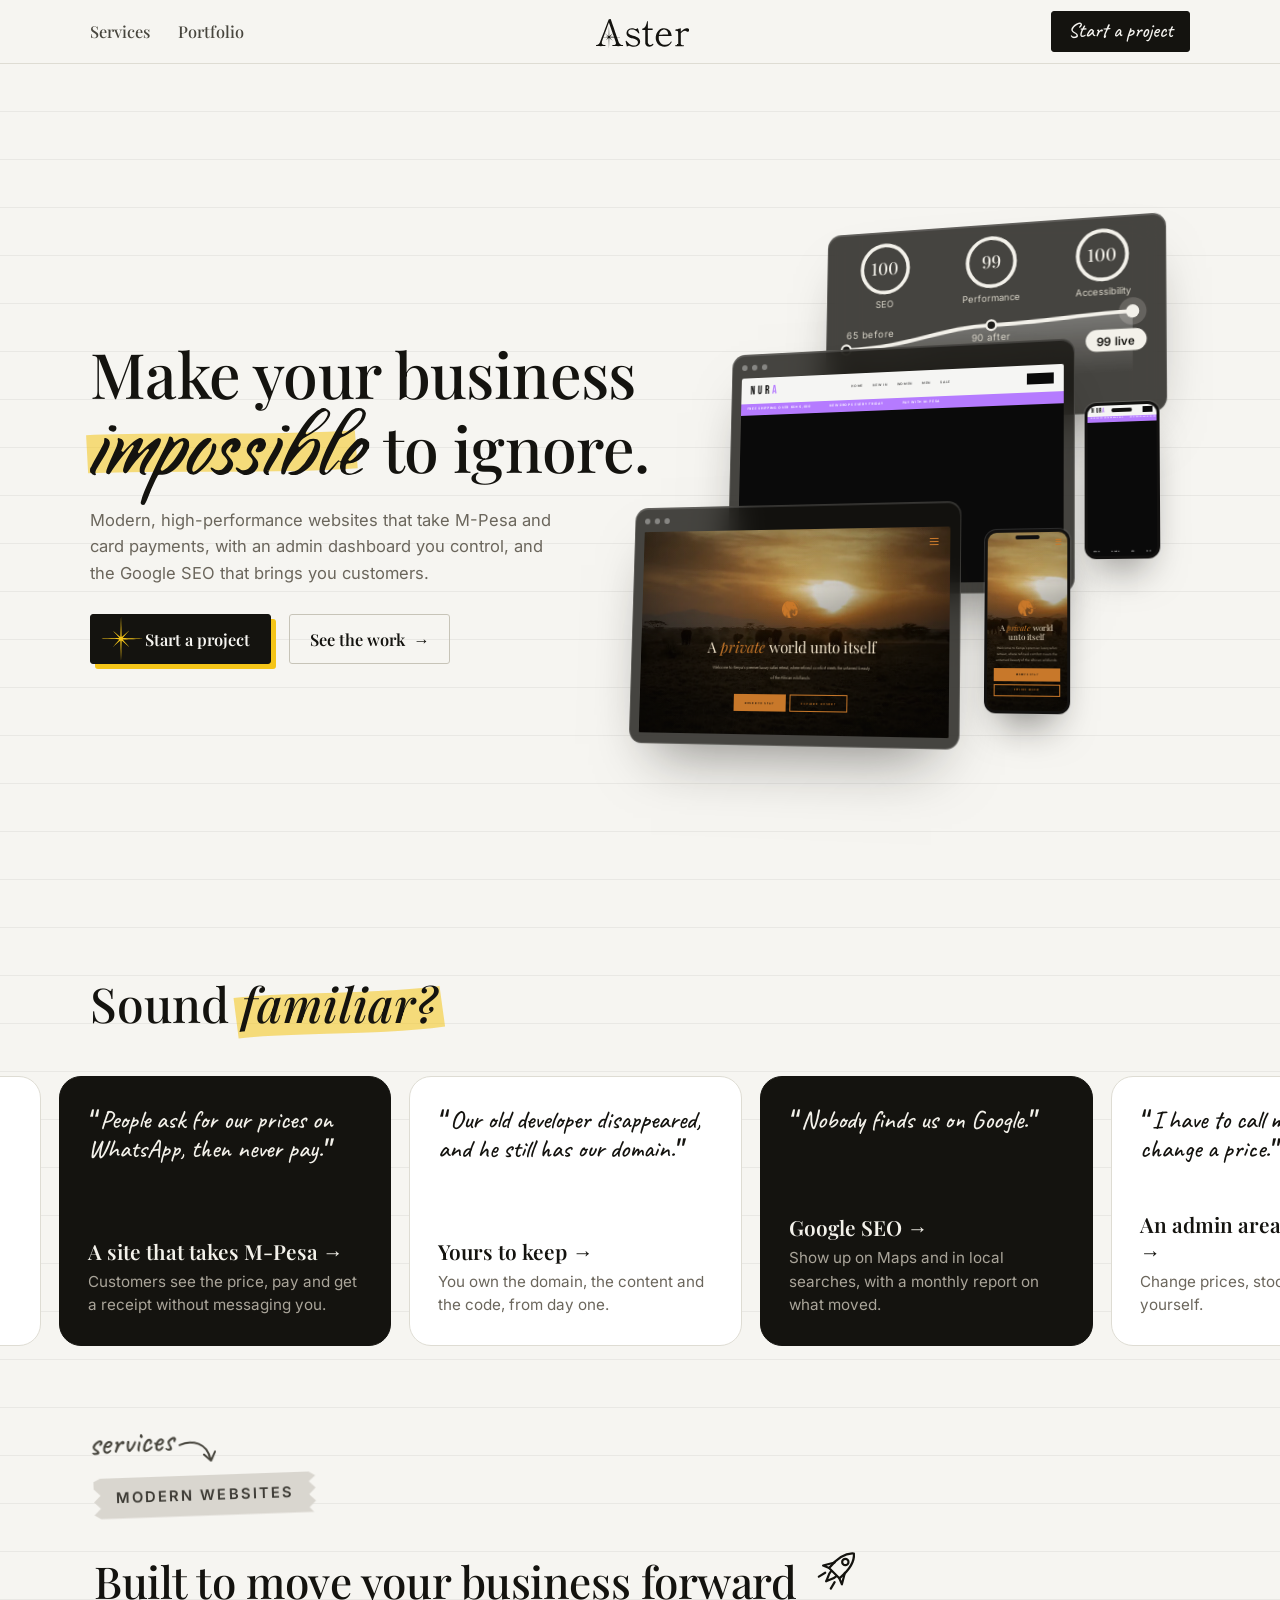
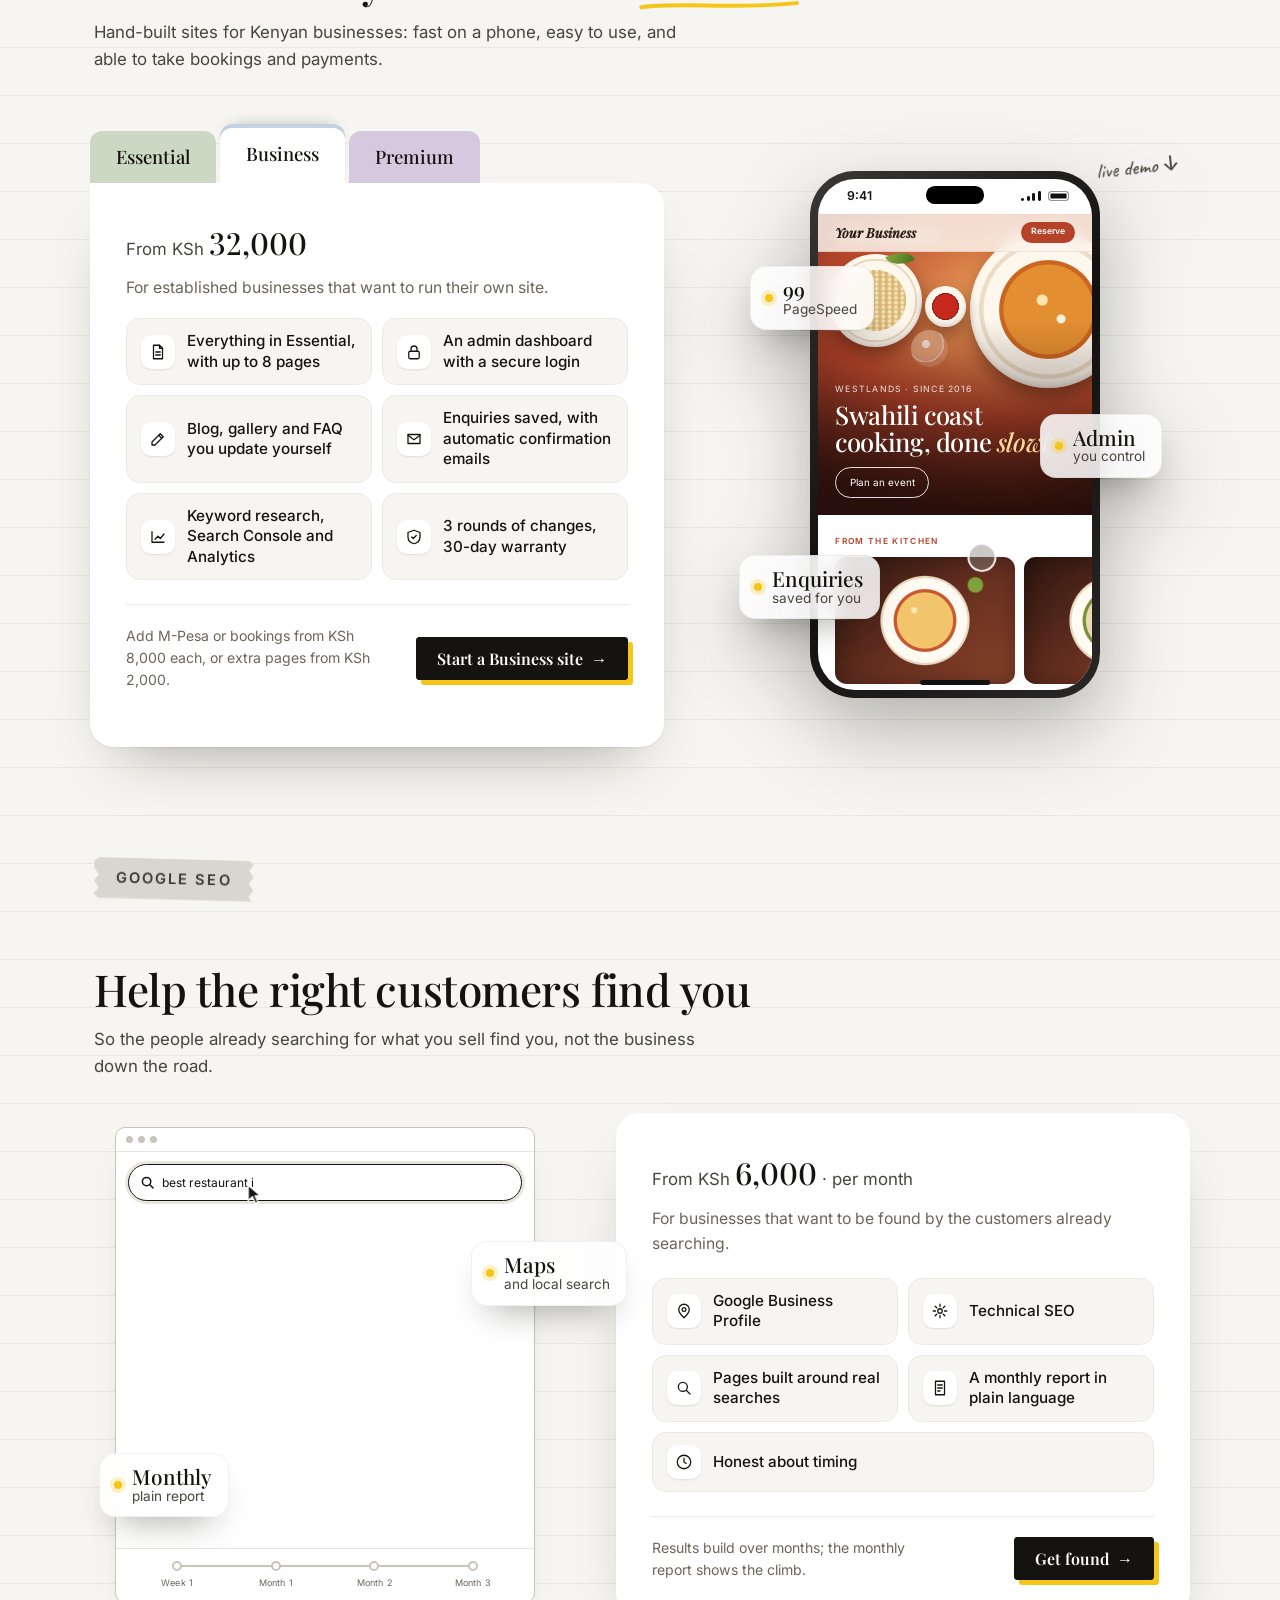
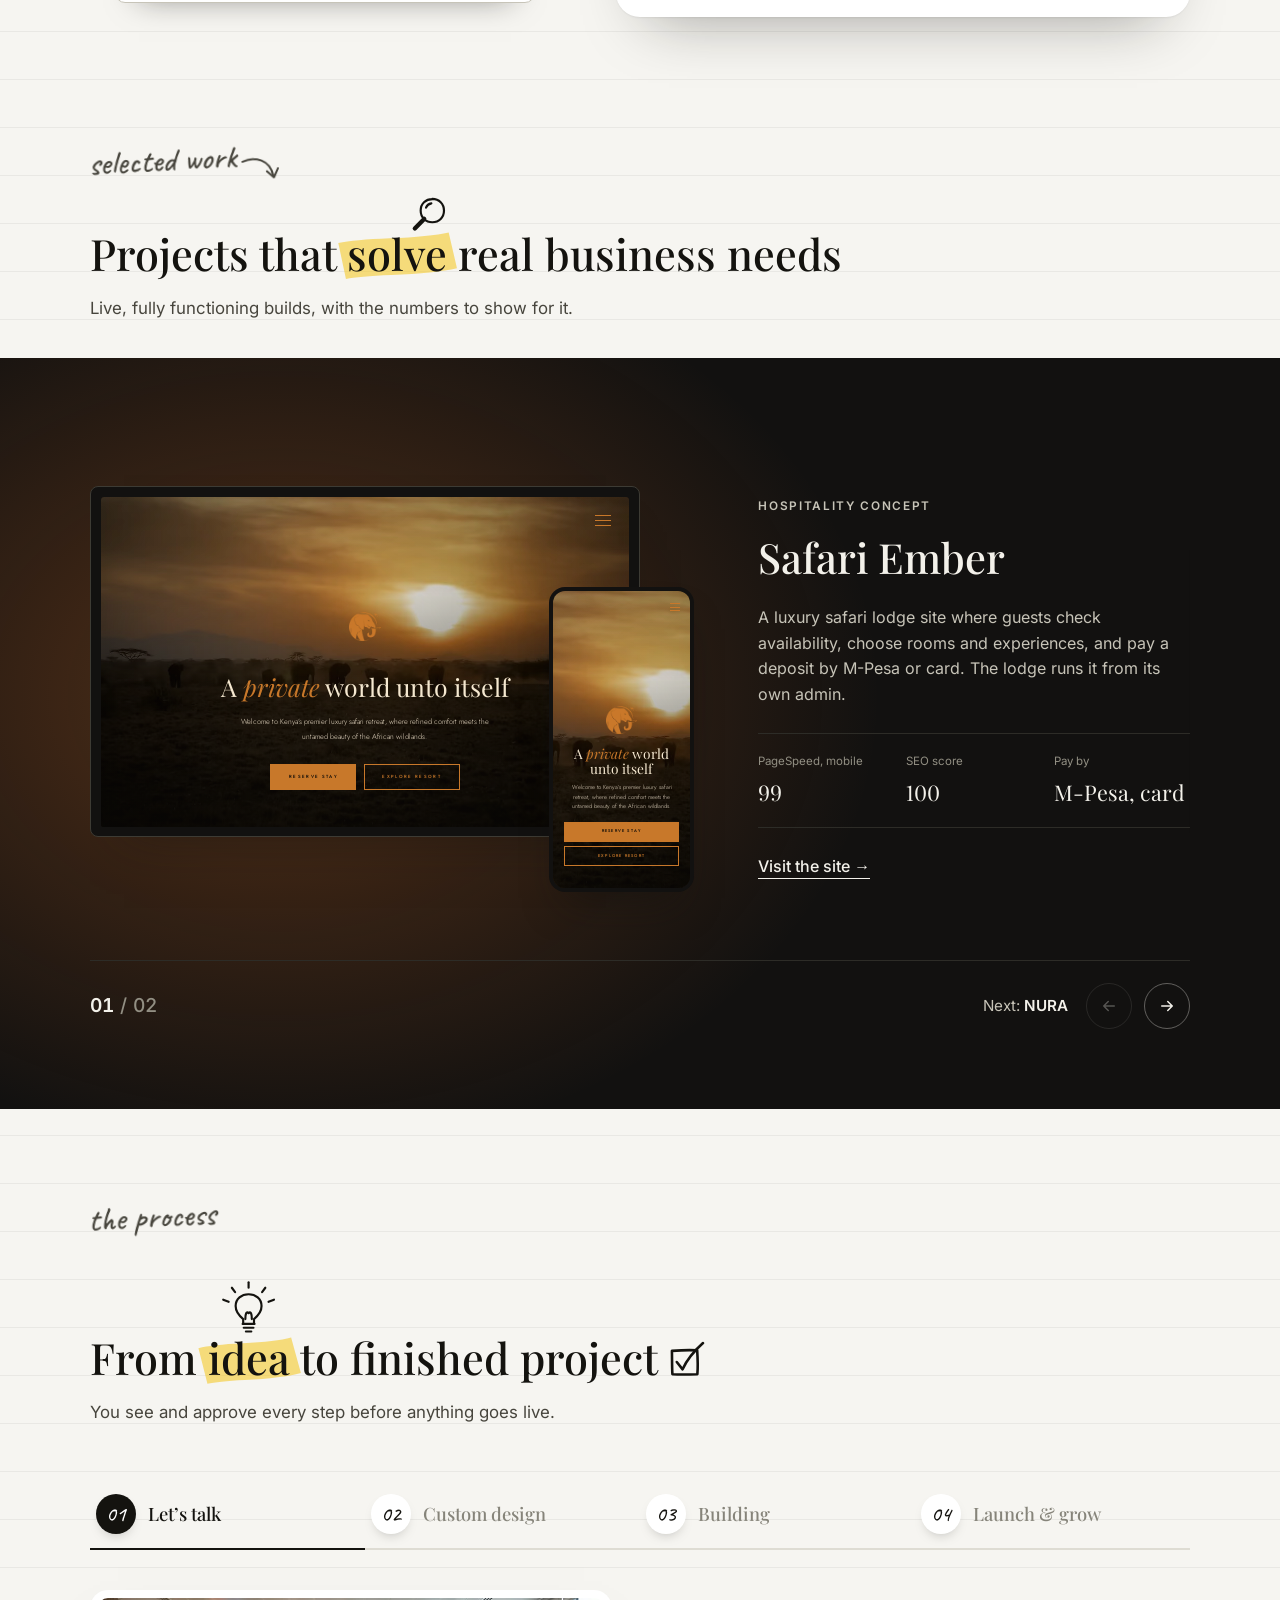
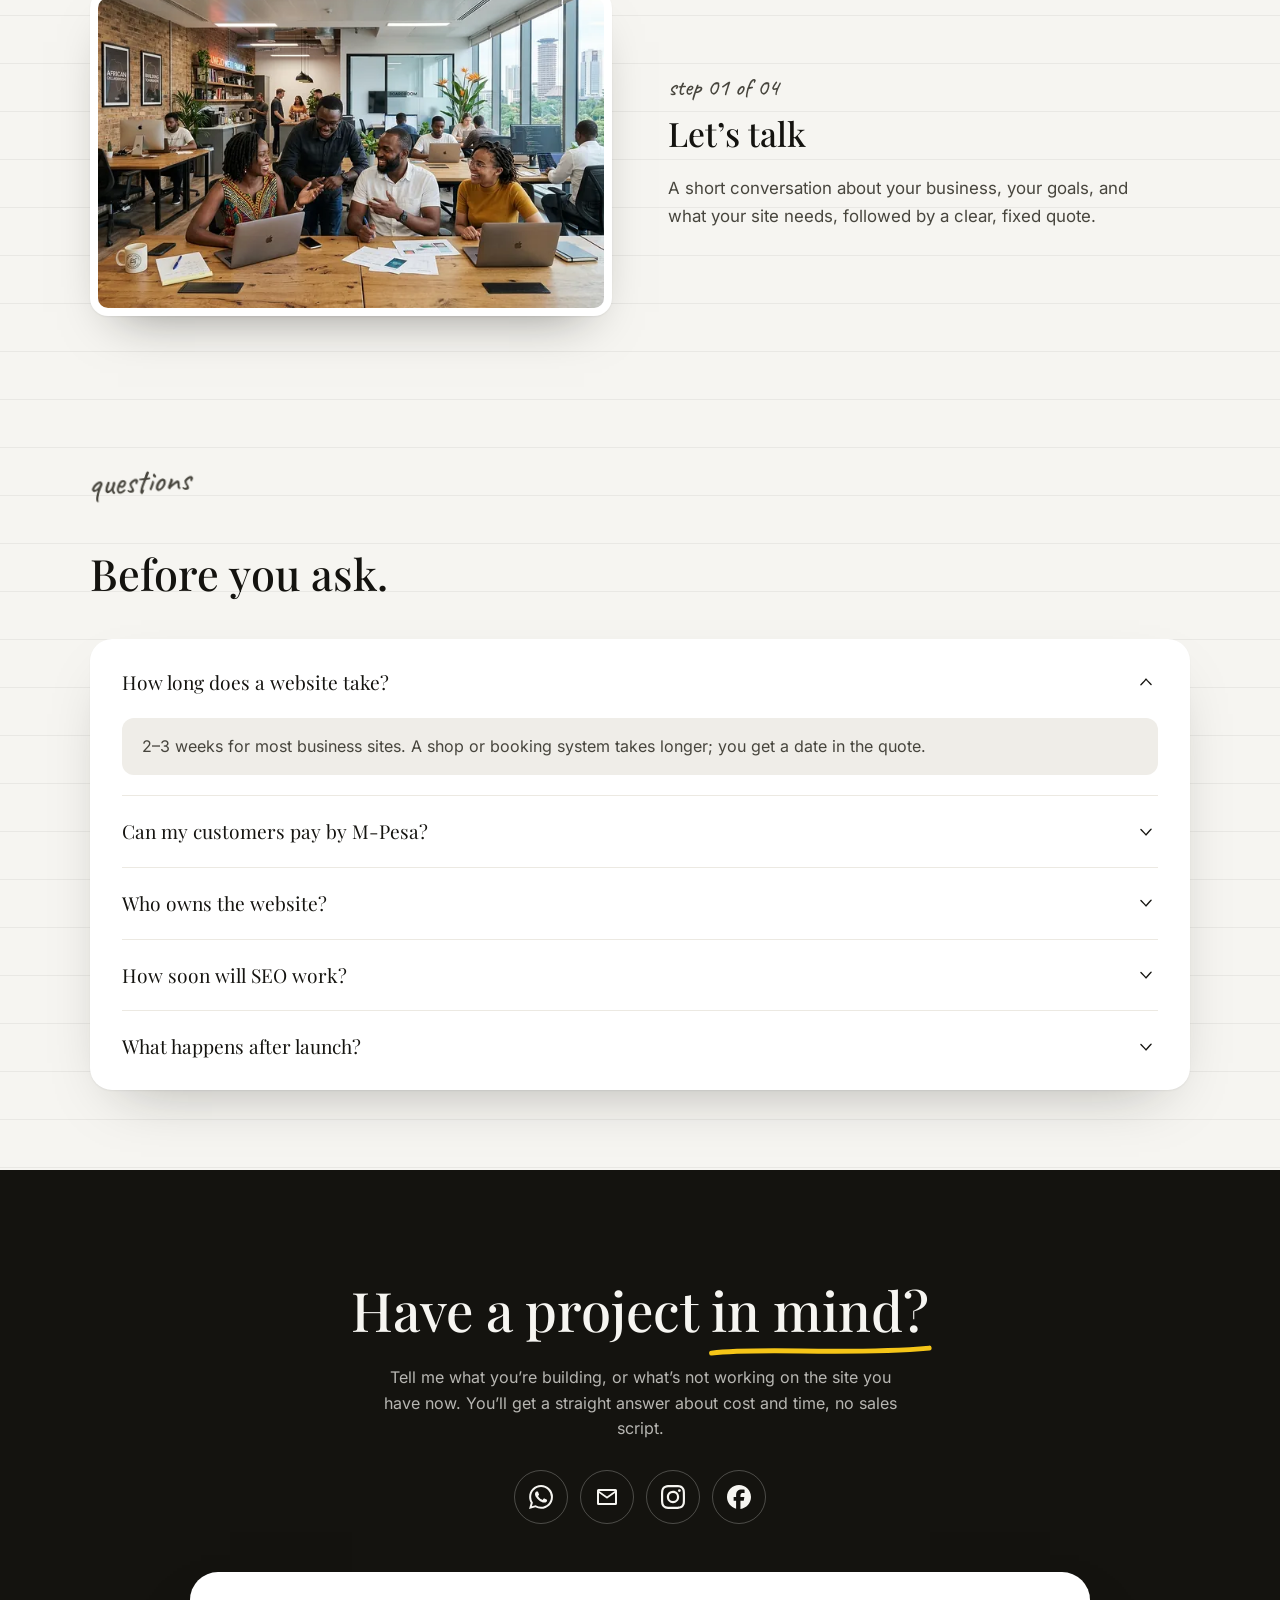
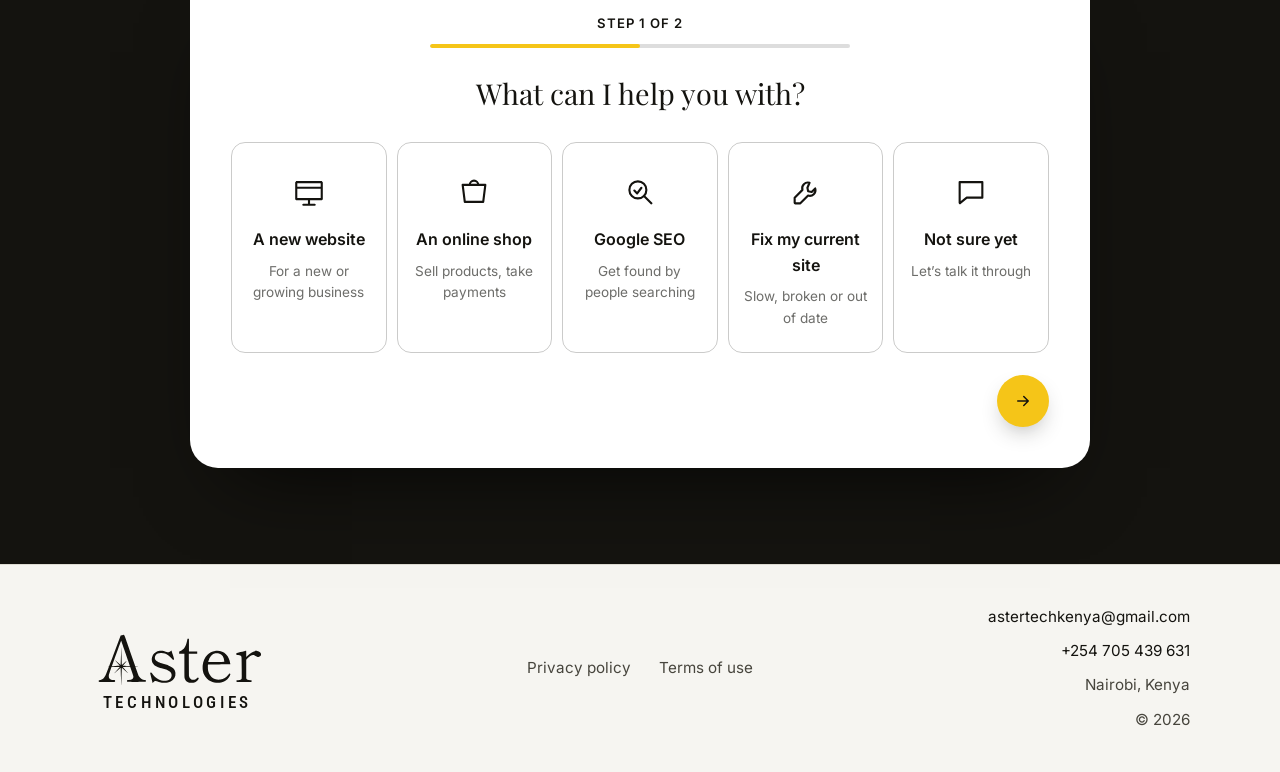
<file: public/index.html>
<!DOCTYPE html>
<html lang="en" data-theme="light">
<head>
  <meta charset="UTF-8" />
  <meta name="viewport" content="width=device-width, initial-scale=1" />
  <title>Aster Technologies | Web Design, Development &amp; SEO in Nairobi</title>
  <meta name="description" content="Aster Technologies builds fast, accessible websites that take M-Pesa and card payments, and the SEO to get them found. Based in Nairobi, Kenya." />
  <!-- The browser bar matches the page, in light and dark mode -->
  <meta name="theme-color" content="#f6f5f1" media="(prefers-color-scheme: light)" />
  <meta name="theme-color" content="#121110" media="(prefers-color-scheme: dark)" />
  <meta name="color-scheme" content="light dark" />

  <link rel="icon" href="favicon.svg" type="image/svg+xml" />
  <link rel="apple-touch-icon" href="apple-touch-icon.png" />

  <!-- The two fonts the first screen needs, fetched before the stylesheet asks for them -->
  <link rel="preload" href="fonts/playfair-display-latin-500-normal.woff2" as="font" type="font/woff2" crossorigin />
  <link rel="preload" href="fonts/inter-latin-400-normal.woff2" as="font" type="font/woff2" crossorigin />
  <link rel="stylesheet" href="css/styles.css" />
  <link rel="stylesheet" href="css/sections.css" />
  <link rel="stylesheet" href="css/marks.css" />
  <script src="js/films.js" defer></script>
  <script src="js/marks.js" defer></script>
  <script src="js/demos.js" defer></script>
  <script src="js/tiers.js" defer></script>
  <script src="js/work-carousel.js" defer></script>
  <script src="js/pains.js" defer></script>
  <script src="js/steps.js" defer></script>
  <script src="js/enquiry.js" defer></script>
</head>
<body>
<!-- Reusable marks, referenced with <use> everywhere they appear. -->
<svg width="0" height="0" style="position:absolute">
  <symbol id="aster-star" viewBox="0 0 100 100">
    <g class="star-spin">
      <!--
        This is not a hand-drawn approximation — it's a real vector trace
        of your actual star mark, extracted from the reference file you
        sent (potrace, traced at high resolution, then normalized into
        this 0–100 box). Every spike length and taper matches the source.
      -->
      <path fill="currentColor" d="M 49.25,20.97 C 48.88,33.32 48.52,43.91 48.46,44.52 L 48.33,45.60 L 41.04,39.24 C 32.58,31.82 31.46,30.86 32.01,31.52 C 32.22,31.78 35.53,35.56 39.33,39.91 L 46.24,47.80 L 44.63,47.92 C 43.74,47.98 40.00,48.12 36.32,48.24 C 11.83,48.93 0.00,49.32 0.00,49.42 C 0.00,49.48 9.76,49.81 21.69,50.17 C 33.64,50.54 44.04,50.87 44.80,50.95 L 46.20,51.09 L 39.82,58.37 C 32.44,66.80 31.44,67.98 32.11,67.41 C 32.36,67.19 36.14,63.89 40.49,60.09 L 48.39,53.18 L 48.50,54.60 C 48.56,55.38 48.88,65.30 49.21,76.68 C 49.55,88.04 49.88,97.96 49.96,98.73 C 50.04,99.61 50.33,92.25 50.75,78.06 C 51.10,65.93 51.44,55.38 51.50,54.60 L 51.61,53.20 L 59.43,59.99 C 63.72,63.75 67.48,67.04 67.81,67.31 L 68.41,67.82 L 67.99,67.33 C 67.76,67.06 64.47,63.28 60.67,58.93 L 53.76,51.03 L 55.37,50.91 C 56.89,50.82 72.68,50.30 91.59,49.77 C 96.22,49.65 100.00,49.48 100.00,49.42 C 100.00,49.36 96.30,49.18 91.79,49.04 C 66.40,48.30 53.92,47.88 53.86,47.82 C 53.82,47.78 56.65,44.46 60.18,40.46 C 67.50,32.11 68.56,30.86 67.89,31.43 C 67.64,31.64 63.86,34.95 59.51,38.75 L 51.61,45.66 L 51.50,44.24 C 51.44,43.45 51.12,33.57 50.79,22.25 C 50.45,10.93 50.12,0.97 50.04,0.11 C 49.94,-0.96 49.69,5.89 49.25,20.97" />
    </g>
  </symbol>

  <!--
    This whole wordmark — every letter, not just the "A" — is traced
    directly from the wordmark file you sent (potrace, high-resolution
    source, baked transform, normalized into this viewBox). It isn't a
    web font standing in for your logo; it's the actual outline of your
    actual letterforms, star included, positioned in the exact gap the
    source file leaves for it.
    (fill is set as a direct attribute, not via a CSS class selector —
    content cloned through <use> isn't reachable by descendant
    selectors from outside, only by inherited property values.)
  -->
  <symbol id="aster-wordmark" viewBox="-9 -9 354.6 124">
    <path fill="currentColor" d="M 48.33,0.91 L 45.57,1.79 L 30.44,41.91 C 22.11,63.96 14.85,83.00 14.26,84.24 C 13.02,86.86 11.93,88.44 10.20,90.11 C 7.74,92.50 4.86,93.85 1.52,94.21 C 0.18,94.37 0.00,94.58 0.00,96.16 C 0.00,97.00 0.10,97.36 0.39,97.65 C 0.79,98.05 1.04,98.05 17.03,98.05 C 33.02,98.05 33.28,98.05 33.67,97.65 C 33.97,97.36 34.07,97.00 34.07,96.12 C 34.07,94.43 33.99,94.37 31.04,94.13 C 26.80,93.78 24.40,92.91 22.73,91.12 C 21.23,89.52 20.97,88.71 20.99,85.84 C 20.99,83.61 21.07,83.20 21.66,81.41 C 23.63,75.40 33.58,47.68 39.82,30.70 C 46.45,12.70 46.51,12.54 46.67,12.72 C 46.79,12.88 59.65,49.94 62.72,59.02 C 63.51,61.36 65.85,68.12 67.92,74.02 C 70.30,80.80 71.78,85.27 71.90,86.15 C 72.63,90.96 69.44,93.46 61.81,94.11 C 60.16,94.27 59.27,94.43 59.08,94.62 C 58.70,95.00 58.66,97.32 59.04,97.69 C 59.43,98.09 96.85,98.17 97.38,97.77 C 97.71,97.54 97.77,97.26 97.77,96.10 C 97.77,95.35 97.69,94.64 97.58,94.52 C 97.48,94.43 96.47,94.25 95.35,94.13 C 90.45,93.60 86.88,91.41 84.21,87.26 C 82.43,84.54 82.00,83.32 66.72,39.46 C 62.50,27.33 57.74,13.65 56.16,9.06 C 52.56,-1.36 53.21,-0.67 48.33,0.91" />
    <path fill="currentColor" d="M 184.01,9.18 C 182.75,16.52 180.58,23.02 178.12,26.74 C 175.78,30.29 173.18,32.30 168.47,34.15 L 166.89,34.76 L 166.83,37.16 L 166.78,39.56 L 172.21,39.56 L 177.63,39.56 L 177.63,63.33 C 177.63,88.42 177.63,88.64 178.51,91.25 C 179.54,94.31 181.60,96.69 184.36,98.03 C 186.94,99.27 188.99,99.70 192.40,99.70 C 198.20,99.68 202.32,97.81 205.71,93.68 C 207.20,91.87 207.58,91.10 207.34,90.39 C 207.09,89.68 206.44,89.05 205.75,88.89 C 205.29,88.77 205.02,88.95 203.46,90.41 C 200.75,92.95 198.85,93.66 195.19,93.48 C 193.62,93.40 193.07,93.28 192.10,92.83 C 189.78,91.73 188.02,89.32 187.35,86.33 C 187.10,85.13 187.04,81.90 186.94,62.25 L 186.82,39.56 L 195.53,39.56 L 204.21,39.56 L 204.21,37.10 L 204.21,34.64 L 195.64,34.64 L 187.08,34.64 L 187.08,21.54 L 187.08,8.45 L 185.60,8.45 L 184.14,8.45 L 184.01,9.18" />
    <path fill="currentColor" d="M 150.16,33.34 C 148.86,35.07 146.16,36.45 143.95,36.47 C 142.89,36.49 142.02,36.27 138.93,35.27 C 134.70,33.91 133.69,33.69 130.76,33.54 C 127.00,33.32 122.70,33.99 119.97,35.25 C 116.91,36.63 113.57,39.90 111.99,43.01 C 111.28,44.43 110.34,47.68 110.08,49.47 C 109.73,52.26 110.46,56.14 111.79,58.47 C 113.68,61.74 116.68,64.32 121.01,66.44 C 123.77,67.78 125.80,68.49 130.42,69.71 C 134.80,70.85 141.39,72.98 143.79,74.02 C 147.79,75.74 150.21,78.40 150.96,81.88 C 151.73,85.56 150.67,89.01 147.91,91.75 C 146.22,93.44 144.50,94.43 142.08,95.13 C 140.72,95.53 140.07,95.59 137.26,95.59 C 131.96,95.57 128.20,94.62 123.71,92.18 C 118.98,89.62 116.54,87.43 111.58,81.35 C 110.40,79.89 109.25,78.65 109.04,78.57 C 108.82,78.49 108.43,78.45 108.17,78.51 C 107.66,78.61 106.67,79.68 106.79,80.01 C 106.83,80.13 107.97,84.66 109.29,90.07 C 110.63,95.49 111.75,99.96 111.77,100.00 C 111.81,100.04 112.50,99.47 113.29,98.70 C 114.81,97.22 116.19,96.39 117.47,96.20 C 118.27,96.06 120.46,96.57 124.75,97.85 C 134.03,100.63 142.53,100.35 149.17,97.06 C 156.12,93.60 159.82,87.04 159.10,79.40 C 158.43,72.17 153.84,67.33 144.33,63.80 C 142.85,63.27 139.74,62.23 137.43,61.52 C 126.31,58.07 124.10,57.21 120.81,55.02 C 117.72,52.97 116.58,51.26 116.42,48.48 C 116.21,44.60 118.45,41.10 122.39,39.17 C 124.67,38.05 126.60,37.71 130.05,37.85 C 135.72,38.07 139.52,39.40 143.95,42.79 C 146.35,44.64 149.03,47.04 151.38,49.49 C 152.81,51.00 153.92,51.99 154.25,52.07 C 154.98,52.26 155.93,51.85 156.24,51.20 C 156.50,50.73 156.28,49.94 153.70,41.67 C 152.14,36.69 150.84,32.61 150.81,32.59 C 150.77,32.55 150.47,32.89 150.16,33.34" />
    <path fill="currentColor" d="M 241.31,33.65 C 234.99,34.48 229.63,37.28 225.01,42.14 C 219.97,47.44 216.64,54.94 215.61,63.25 C 215.26,66.15 215.48,72.39 216.03,75.11 C 217.29,81.43 219.83,86.29 224.20,90.68 C 226.82,93.32 229.24,95.07 232.39,96.55 C 240.98,100.63 252.06,100.84 259.84,97.08 C 264.69,94.76 269.49,89.97 271.95,85.03 C 273.25,82.45 273.31,81.76 272.27,81.13 C 271.05,80.36 270.73,80.52 269.18,82.61 C 264.61,88.69 258.84,92.32 252.36,93.11 C 245.23,93.97 238.48,91.94 233.81,87.53 C 231.11,85.01 228.65,80.86 227.55,77.08 C 226.54,73.61 226.38,72.13 226.37,66.90 C 226.37,64.24 226.44,61.97 226.52,61.87 C 226.62,61.79 237.08,61.66 249.74,61.58 C 262.42,61.48 272.84,61.40 272.86,61.36 C 272.90,61.34 272.80,60.51 272.64,59.55 C 271.42,51.59 268.80,45.82 264.19,41.00 C 259.37,35.92 253.13,33.42 245.37,33.48 C 243.79,33.50 241.98,33.58 241.31,33.65 M 249.31,38.77 C 256.00,40.74 259.61,45.92 260.24,54.45 L 260.37,56.24 L 254.29,56.36 C 250.96,56.44 243.46,56.50 237.65,56.50 L 227.07,56.50 L 227.55,54.76 C 230.05,45.43 235.19,39.60 241.98,38.38 C 243.64,38.07 247.65,38.30 249.31,38.77" />
    <path fill="currentColor" d="M 303.26,33.99 C 287.08,37.89 285.86,38.22 285.40,38.91 C 285.03,39.46 285.15,41.02 285.58,41.45 C 285.76,41.63 287.12,41.92 289.07,42.22 C 293.32,42.85 294.68,43.50 295.62,45.35 C 296.00,46.06 296.08,46.61 296.19,50.20 C 296.27,52.42 296.39,62.31 296.47,72.15 C 296.59,86.25 296.55,90.27 296.37,90.90 C 295.68,93.16 293.67,94.07 289.03,94.25 C 287.39,94.33 286.21,94.46 285.99,94.60 C 285.80,94.76 285.64,95.23 285.58,95.94 C 285.50,96.93 285.54,97.08 285.99,97.54 L 286.51,98.05 L 301.29,98.05 L 316.08,98.05 L 316.60,97.54 C 317.05,97.08 317.09,96.93 317.01,95.94 C 316.87,94.44 316.66,94.31 314.21,94.31 C 311.91,94.31 310.16,94.05 308.62,93.52 C 307.32,93.07 306.69,92.51 306.20,91.45 C 305.84,90.70 305.82,89.70 305.82,71.25 L 305.82,51.85 L 307.56,49.96 C 312.18,44.86 316.56,42.12 319.98,42.12 C 321.76,42.12 322.54,42.44 327.29,44.98 C 328.90,45.84 329.83,46.10 331.29,46.08 C 332.78,46.06 334.16,45.45 335.19,44.35 C 336.27,43.17 336.60,42.30 336.60,40.64 C 336.62,36.98 333.47,34.23 328.65,33.63 C 322.62,32.91 315.49,36.53 307.95,44.15 L 305.82,46.30 L 305.82,39.88 C 305.82,34.86 305.77,33.46 305.59,33.48 C 305.45,33.48 304.41,33.71 303.26,33.99" />
    <use href="#aster-star" x="6.80" y="26.11" width="80.0" height="80.0" />
  </symbol>
</svg>

<!-- Soft coloured lights drifting slowly in the deep background, behind everything on the
     page: pure decoration, coloured by js/scroll-theme.js -->

<header>
  <div class="wrap nav">
    <!-- Left: the two places a visitor most wants to go -->
    <nav class="nav-links" aria-label="Main">
      <a href="#services"><span class="nav-word">Services<svg class="nav-scribble" viewBox="0 0 100 12" preserveAspectRatio="none" aria-hidden="true" focusable="false"><path d="M2,4.5 C20,2 48,6.5 70,3.6 C82,2.4 91,3.4 98,3" pathLength="1" /><path d="M7,9.6 C30,7.4 58,10.8 93,7.8" pathLength="1" /></svg></span></a>
      <a href="#work"><span class="nav-word">Portfolio<svg class="nav-scribble" viewBox="0 0 100 12" preserveAspectRatio="none" aria-hidden="true" focusable="false"><path d="M2,4.5 C20,2 48,6.5 70,3.6 C82,2.4 91,3.4 98,3" pathLength="1" /><path d="M7,9.6 C30,7.4 58,10.8 93,7.8" pathLength="1" /></svg></span></a>
    </nav>
    <!-- Centre: the logo -->
    <a class="logo" href="#top">
      <svg class="wordmark-mark" viewBox="-9 -9 354.6 124" aria-hidden="true"><use href="#aster-wordmark" /></svg>
      <span class="sr-only">Aster Technologies</span>
    </a>
    <!-- Right: the one action that matters -->
    <a class="btn btn-primary btn--loop" href="#contact">Start a project<svg class="btn-loop" viewBox="0 0 160 56" preserveAspectRatio="none" aria-hidden="true" focusable="false"><path d="M22,50 C6,44 2,30 8,18 C16,6 50,3 82,3 C116,3 150,6 156,22 C161,38 140,52 96,53 C62,54 26,52 12,42 C4,36 4,24 14,14 C20,9 30,6 40,5" pathLength="1" /></svg></a>
  </div>
</header>

<main id="top">
  <section class="hero wrap">
    <div class="hero-grid">
      <div class="hero-text">
        <h1>Make your business<br><span class="ink-highlight"><span class="sr-only">impossible</span><svg class="handwrite" viewBox="0 0 1692 588" aria-hidden="true"><defs><mask id="hw-pen" maskUnits="userSpaceOnUse" x="-20" y="-20" width="1732" height="628"><path d="M89,179C90,181 93,189 94,192C95,195 96,196 97,198C98,200 98,202 99,204C100,206 101,208 101,210C101,212 101,214 101,216C101,218 100,220 99,222C98,224 98,226 97,228C96,230 96,232 95,234C94,236 93,238 92,240C91,242 90,244 89,246C88,248 87,250 86,252C85,254 84,256 83,258C82,260 81,262 80,264C79,266 78,268 77,270C76,272 74,274 73,276C72,278 70,280 69,282C68,284 67,286 66,288C65,290 63,292 62,294C61,296 60,298 59,300C58,302 57,304 56,306C55,308 53,310 52,312C51,314 49,316 48,318C47,320 46,322 45,324C44,326 42,328 41,330C40,332 39,334 38,336C37,338 35,340 34,342C33,344 32,346 31,348C30,350 29,352 28,354C27,356 26,358 25,360C24,362 23,364 22,366C21,368 21,370 20,372C19,374 18,376 18,378C18,380 19,382 20,384C21,386 21,388 22,390C23,392 24,394 25,396C26,398 28,401 29,402C30,403 31,401 33,403C35,405 42,411 44,412" stroke-width="51" pathLength="1" style="--d:0.50s;--t:0.08s" /><path d="M167,176C168,178 172,185 174,188C176,191 177,192 178,194C179,196 180,198 181,200C182,202 182,204 183,206C184,208 184,210 184,212C184,214 185,216 185,218C185,220 184,222 183,224C182,226 182,228 181,230C180,232 179,234 178,236C177,238 176,240 176,242C176,244 175,246 175,248C175,250 174,252 174,254C174,256 173,258 173,260C173,262 172,264 172,266C172,268 171,270 171,272C171,274 171,276 170,278C169,280 168,282 167,284C166,286 165,288 164,290C163,292 161,294 160,296C159,298 157,300 156,302C155,304 154,306 153,308C152,310 151,312 150,314C149,316 147,318 146,320C145,322 144,324 143,326C142,328 140,330 139,332C138,334 137,336 136,338C135,340 133,342 132,344C131,346 130,348 129,350C128,352 127,354 126,356C125,358 124,360 123,362C122,364 121,366 120,368C119,370 118,372 117,374C116,376 114,378 113,380C112,382 112,382 111,385C110,388 105,395 104,397" stroke-width="64" pathLength="1" style="--d:0.61s;--t:0.08s" /><path d="M156,281C158,281 167,280 170,280C173,280 174,280 176,280C178,280 180,280 182,279C184,278 186,278 188,277C190,276 192,276 194,275C196,274 198,273 200,272C202,271 204,270 206,269C208,268 209,266 211,264C213,262 214,260 216,258C218,256 219,254 221,252C223,250 225,248 227,246C229,244 231,242 233,240C235,238 237,236 239,234C241,232 243,230 245,228C247,226 249,223 251,222C253,221 255,221 257,220C259,219 261,219 263,218C265,217 267,216 269,216C271,216 273,216 275,216C277,216 279,217 281,217C283,217 285,219 287,218C289,217 290,214 292,212C294,210 296,208 297,206C298,204 301,202 301,202C301,202 298,206 296,208C294,210 293,212 291,214C289,216 286,218 285,220C284,222 284,224 283,226C282,228 282,230 282,232C282,234 281,236 281,238C281,240 281,242 280,244C279,246 278,248 277,250C276,252 276,254 275,256C274,258 274,260 274,262C274,264 274,266 273,268C272,270 272,272 271,274C270,276 270,278 270,280C270,282 268,285 269,286C270,287 273,287 275,287C277,287 279,287 279,287C279,287 275,287 273,287C271,287 269,286 267,287C265,288 264,291 263,293C262,295 260,297 259,299C258,301 256,303 255,305C254,307 251,309 250,311C249,313 248,315 247,317C246,319 244,321 243,323C242,325 241,327 240,329C239,331 237,333 236,335C235,337 234,339 233,341C232,343 230,345 229,347C228,349 227,351 226,353C225,355 223,357 222,359C221,361 220,363 219,365C218,367 218,369 217,371C216,373 216,373 215,376C214,379 211,387 210,389" stroke-width="66" pathLength="1" style="--d:0.72s;--t:0.12s" /><path d="M266,290C269,290 277,288 280,287C283,286 284,286 286,286C288,286 290,285 292,284C294,283 296,283 298,282C300,281 302,280 304,279C306,278 308,276 310,274C312,272 314,270 316,268C318,266 320,264 322,262C324,260 326,258 328,256C330,254 332,252 334,250C336,248 338,246 340,245C342,244 344,242 346,241C348,240 350,240 352,240C354,240 356,239 358,238C360,237 362,236 364,236C366,236 368,235 370,235C372,235 374,236 376,236C378,236 380,237 382,236C384,235 386,232 388,230C390,228 391,226 393,224C395,222 396,220 398,218C400,216 401,214 403,212C405,210 407,207 408,206C409,205 408,207 407,208C406,209 404,212 402,214C400,216 398,218 396,220C394,222 393,224 391,226C389,228 388,230 386,232C384,234 381,237 380,238C379,239 378,236 378,237C378,238 379,241 379,243C379,245 378,247 377,249C376,251 376,253 376,255C376,257 375,259 374,261C373,263 373,265 372,267C371,269 370,271 369,273C368,275 366,277 365,279C364,281 362,283 361,285C360,287 358,289 357,291C356,293 354,295 353,297C352,299 350,301 349,303C348,305 346,307 345,309C344,311 342,313 341,315C340,317 339,319 338,321C337,323 335,325 334,327C333,329 332,331 331,333C330,335 329,337 328,339C327,341 326,343 325,345C324,347 323,349 322,351C321,353 321,355 320,357C319,359 318,361 318,363C318,365 318,367 317,369C316,371 315,373 315,375C315,377 316,379 317,381C318,383 318,385 319,387C320,389 320,391 321,393C322,395 324,398 326,399C328,400 330,400 332,400C334,400 336,399 338,399C340,399 338,399 341,398C344,397 352,395 355,395" stroke-width="66" pathLength="1" style="--d:0.87s;--t:0.13s" /><path d="M485,171C485,173 486,182 487,185C488,188 488,189 488,191C488,193 489,195 489,197C489,199 489,201 489,203C489,205 488,207 488,209C488,211 487,213 487,215C487,217 487,219 487,221C487,223 486,225 485,227C484,229 483,231 482,233C481,235 479,237 478,239C477,241 476,243 475,245C474,247 472,249 471,251C470,253 469,255 468,257C467,259 465,261 464,263C463,265 462,267 461,269C460,271 458,273 457,275C456,277 455,279 454,281C453,283 452,285 451,287C450,289 448,291 447,293C446,295 445,297 444,299C443,301 441,303 440,305C439,307 438,309 437,311C436,313 435,315 434,317C433,319 432,321 431,323C430,325 429,327 428,329C427,331 426,333 425,335C424,337 423,339 422,341C421,343 420,345 419,347C418,349 417,351 416,353C415,355 415,357 414,359C413,361 412,363 412,365C412,367 411,369 411,371C411,373 410,375 410,377C410,379 410,381 409,383C408,385 407,386 405,387C403,388 400,389 399,391C398,393 397,395 396,397C395,399 394,401 393,403C392,405 391,407 390,409C389,411 388,413 387,415C386,417 385,419 384,421C383,423 382,425 381,427C380,429 379,431 378,433C377,435 377,437 376,439C375,441 374,443 373,445C372,447 371,449 370,451C369,453 368,455 367,457C366,459 366,461 365,463C364,465 363,467 362,469C361,471 360,473 359,475C358,477 358,479 357,481C356,483 355,485 354,487C353,489 353,491 352,493C351,495 350,497 349,499C348,501 348,503 347,505C346,507 345,509 344,511C343,513 343,515 342,517C341,519 341,521 340,523C339,525 339,527 338,529C337,531 336,533 335,535C334,537 334,539 333,541C332,543 332,545 331,547C330,549 329,551 328,553C327,555 327,557 326,559C325,561 324,563 323,565C322,567 322,569 321,571C320,573 320,576 320,577C320,578 320,575 320,577C320,579 318,589 318,591" stroke-width="56" pathLength="1" style="--d:1.03s;--t:0.14s" /><path d="M473,222C475,222 484,222 487,222C490,222 490,223 492,223C494,223 496,222 498,222C500,222 502,221 504,220C506,219 508,219 510,218C512,217 514,217 516,216C518,215 520,214 522,213C524,212 526,209 528,207C530,205 532,204 534,203C536,202 538,200 540,199C542,198 544,196 546,195C548,194 550,194 552,193C554,192 556,192 558,192C560,192 562,191 564,191C566,191 568,192 570,193C572,194 575,196 576,198C577,200 577,202 578,204C579,206 580,208 580,210C580,212 581,214 581,216C581,218 582,220 582,222C582,224 582,226 582,228C582,230 581,232 580,234C579,236 579,238 578,240C577,242 577,244 576,246C575,248 574,250 573,252C572,254 571,256 570,258C569,260 569,262 568,264C567,266 566,268 565,270C564,272 562,274 561,276C560,278 559,280 558,282C557,284 556,286 555,288C554,290 552,292 551,294C550,296 548,298 547,300C546,302 544,304 543,306C542,308 540,310 538,312C536,314 535,316 534,318C533,320 532,322 530,324C528,326 527,328 525,330C523,332 522,334 520,336C518,338 516,340 514,342C512,344 510,346 508,348C506,350 505,352 503,354C501,356 499,358 497,360C495,362 493,363 491,365C489,367 487,368 485,370C483,372 481,374 479,375C477,376 475,378 473,379C471,380 469,382 467,383C465,384 463,385 461,386C459,387 457,388 455,389C453,390 451,390 449,391C447,392 445,392 443,392C441,392 439,392 437,392C435,392 433,392 431,392C429,392 427,392 425,392C423,392 421,392 419,391C417,390 415,389 413,388C411,387 412,387 409,385C406,383 399,379 397,378" stroke-width="54" pathLength="1" style="--d:1.20s;--t:0.13s" /><path d="M730,186C728,188 721,192 718,194C715,196 714,197 712,198C710,199 708,200 706,202C704,204 702,205 700,207C698,209 696,210 694,212C692,214 690,216 688,218C686,220 684,222 682,224C680,226 678,227 676,229C674,231 673,233 671,235C669,237 668,239 666,241C664,243 663,245 661,247C659,249 658,251 656,253C654,255 654,257 652,259C650,261 648,263 647,265C646,267 644,269 643,271C642,273 640,275 639,277C638,279 636,281 635,283C634,285 633,287 632,289C631,291 629,293 628,295C627,297 626,299 625,301C624,303 622,305 621,307C620,309 619,311 618,313C617,315 615,317 614,319C613,321 613,323 612,325C611,327 611,329 610,331C609,333 609,335 608,337C607,339 606,341 606,343C606,345 606,347 605,349C604,351 603,353 603,355C603,357 603,359 603,361C603,363 604,365 604,367C604,369 604,371 605,373C606,375 606,377 607,379C608,381 608,383 609,385C610,387 612,390 614,391C616,392 618,393 620,394C622,395 624,395 626,395C628,395 630,394 632,394C634,394 636,393 638,392C640,391 642,390 644,389C646,388 648,386 650,385C652,384 654,382 656,380C658,378 660,377 662,375C664,373 666,372 668,370C670,368 672,366 674,364C676,362 678,360 680,358C682,356 684,354 686,352C688,350 690,348 692,346C694,344 695,342 697,340C699,338 700,336 702,334C704,332 705,330 707,328C709,326 710,324 712,322C714,320 715,318 716,316C717,314 719,312 720,310C721,308 722,306 724,304C726,302 728,300 729,298C730,296 731,294 732,292C733,290 734,288 735,286C736,284 737,282 738,280C739,278 740,276 741,274C742,272 743,270 744,268C745,266 744,264 745,262C746,260 746,258 747,256C748,254 749,252 749,250C749,248 749,246 749,244C749,242 751,240 751,238C751,236 751,233 751,232C751,231 750,233 750,231C750,229 748,219 748,217" stroke-width="54" pathLength="1" style="--d:1.36s;--t:0.15s" /><path d="M854,264C856,263 862,258 865,256C868,254 869,254 871,253C873,252 875,249 877,247C879,245 880,243 881,241C882,239 882,237 883,235C884,233 884,231 884,229C884,227 886,225 886,223C886,221 886,219 886,217C886,215 885,213 884,211C883,209 882,206 880,205C878,204 876,203 874,203C872,203 870,204 868,204C866,204 864,205 862,205C860,205 858,206 856,206C854,206 852,206 850,207C848,208 846,208 844,209C842,210 840,212 838,214C836,216 834,217 832,219C830,221 828,223 826,225C824,227 822,229 821,231C820,233 818,235 817,237C816,239 815,241 814,243C813,245 812,247 812,249C812,251 811,253 811,255C811,257 812,259 812,261C812,263 812,265 813,267C814,269 814,271 815,273C816,275 816,277 817,279C818,281 819,283 820,285C821,287 823,289 825,291C827,293 829,295 831,297C833,299 835,301 836,303C837,305 838,307 839,309C840,311 841,313 842,315C843,317 844,319 844,321C844,323 844,325 845,327C846,329 846,331 847,333C848,335 848,337 848,339C848,341 848,343 847,345C846,347 846,349 845,351C844,353 843,355 842,357C841,359 840,361 838,363C836,365 835,367 833,369C831,371 829,373 827,375C825,377 823,378 821,380C819,382 817,383 815,384C813,385 811,386 809,387C807,388 805,388 803,389C801,390 799,391 797,391C795,391 793,391 791,391C789,391 787,390 785,390C783,390 781,389 779,389C777,389 775,388 773,388C771,388 769,386 767,386C765,386 763,386 761,385C759,384 757,383 755,382C753,381 751,380 749,378C747,376 745,375 743,373C741,371 738,368 737,367C736,366 738,368 736,366C734,364 728,358 726,356" stroke-width="57" pathLength="1" style="--d:1.54s;--t:0.13s" /><path d="M1011,264C1012,263 1018,257 1021,255C1024,253 1024,252 1026,250C1028,248 1031,247 1032,245C1033,243 1033,241 1034,239C1035,237 1035,235 1036,233C1037,231 1038,229 1038,227C1038,225 1039,223 1039,221C1039,219 1038,217 1038,215C1038,213 1037,211 1036,209C1035,207 1032,205 1030,204C1028,203 1026,203 1024,203C1022,203 1020,204 1018,204C1016,204 1014,206 1012,206C1010,206 1008,207 1006,207C1004,207 1002,207 1000,208C998,209 996,210 994,211C992,212 990,214 988,216C986,218 984,220 982,222C980,224 979,226 977,228C975,230 974,232 972,234C970,236 969,238 968,240C967,242 967,244 966,246C965,248 964,250 964,252C964,254 964,256 964,258C964,260 964,262 965,264C966,266 966,268 967,270C968,272 968,274 969,276C970,278 971,280 972,282C973,284 974,286 976,288C978,290 979,292 981,294C983,296 984,298 986,300C988,302 990,304 991,306C992,308 993,310 994,312C995,314 996,316 996,318C996,320 996,322 997,324C998,326 998,328 999,330C1000,332 1000,334 1000,336C1000,338 1001,340 1001,342C1001,344 1000,346 999,348C998,350 997,352 996,354C995,356 994,358 993,360C992,362 990,364 988,366C986,368 985,370 983,372C981,374 979,376 977,378C975,380 973,381 971,382C969,383 967,384 965,385C963,386 961,387 959,388C957,389 955,390 953,390C951,390 949,391 947,391C945,391 943,390 941,390C939,390 937,389 935,389C933,389 931,388 929,388C927,388 925,388 923,387C921,386 919,386 917,385C915,384 913,384 911,383C909,382 907,381 905,380C903,379 901,378 899,376C897,374 895,372 893,370C891,368 891,368 889,366C887,364 881,358 879,356" stroke-width="57" pathLength="1" style="--d:1.70s;--t:0.13s" /><path d="M1140,180C1140,182 1143,190 1144,193C1145,196 1145,197 1146,199C1147,201 1147,203 1148,205C1149,207 1150,209 1150,211C1150,213 1149,215 1149,217C1149,219 1148,221 1148,223C1148,225 1147,227 1146,229C1145,231 1144,233 1143,235C1142,237 1141,239 1140,241C1139,243 1138,245 1137,247C1136,249 1135,251 1134,253C1133,255 1132,257 1131,259C1130,261 1129,263 1128,265C1127,267 1125,269 1124,271C1123,273 1122,275 1121,277C1120,279 1119,281 1118,283C1117,285 1115,287 1114,289C1113,291 1112,293 1111,295C1110,297 1108,299 1107,301C1106,303 1105,305 1104,307C1103,309 1101,311 1100,313C1099,315 1097,317 1096,319C1095,321 1094,323 1093,325C1092,327 1091,329 1090,331C1089,333 1087,335 1086,337C1085,339 1084,341 1083,343C1082,345 1081,347 1080,349C1079,351 1077,353 1076,355C1075,357 1074,359 1073,361C1072,363 1072,365 1071,367C1070,369 1069,371 1068,373C1067,375 1067,377 1067,379C1067,381 1068,383 1069,385C1070,387 1070,389 1071,391C1072,393 1072,395 1073,397C1074,399 1077,401 1078,402C1079,403 1078,401 1080,403C1082,405 1089,411 1091,412" stroke-width="50" pathLength="1" style="--d:1.86s;--t:0.08s" /><path d="M1286,167C1288,167 1297,166 1300,166C1303,166 1304,166 1306,166C1308,166 1310,166 1312,165C1314,164 1316,164 1318,163C1320,162 1322,161 1324,160C1326,159 1328,157 1330,156C1332,155 1334,153 1336,152C1338,151 1340,149 1342,148C1344,147 1346,145 1348,144C1350,143 1352,141 1354,140C1356,139 1358,137 1360,136C1362,135 1364,133 1366,132C1368,131 1370,130 1372,128C1374,126 1376,124 1378,123C1380,122 1382,120 1384,119C1386,118 1388,116 1390,114C1392,112 1394,111 1396,109C1398,107 1400,106 1402,104C1404,102 1406,100 1408,98C1410,96 1412,94 1414,92C1416,90 1417,88 1419,86C1421,84 1423,82 1425,80C1427,78 1428,76 1430,74C1432,72 1433,70 1434,68C1435,66 1437,64 1438,62C1439,60 1440,58 1441,56C1442,54 1443,52 1444,50C1445,48 1444,46 1445,44C1446,42 1447,40 1447,38C1447,36 1447,34 1447,32C1447,30 1447,28 1446,26C1445,24 1444,22 1443,20C1442,18 1439,16 1437,15C1435,14 1433,14 1431,13C1429,12 1427,13 1425,12C1423,11 1421,10 1419,9C1417,8 1415,9 1413,9C1411,9 1409,10 1407,11C1405,12 1404,14 1402,15C1400,16 1398,17 1396,18C1394,19 1392,21 1390,22C1388,23 1386,24 1384,26C1382,28 1380,29 1378,31C1376,33 1374,35 1372,37C1370,39 1368,41 1366,43C1364,45 1362,47 1360,49C1358,51 1356,53 1354,55C1352,57 1351,59 1349,61C1347,63 1345,65 1343,67C1341,69 1340,71 1338,73C1336,75 1334,77 1333,79C1332,81 1330,83 1329,85C1328,87 1326,89 1324,91C1322,93 1320,95 1319,97C1318,99 1316,101 1315,103C1314,105 1312,107 1311,109C1310,111 1308,113 1307,115C1306,117 1304,119 1303,121C1302,123 1300,125 1299,127C1298,129 1296,131 1295,133C1294,135 1293,137 1292,139C1291,141 1292,143 1291,145C1290,147 1290,149 1289,151C1288,153 1289,155 1288,157C1287,159 1285,160 1283,162C1281,164 1279,166 1277,168C1275,170 1273,172 1271,174C1269,176 1268,178 1266,180C1264,182 1263,184 1262,186C1261,188 1259,190 1258,192C1257,194 1256,196 1255,198C1254,200 1253,202 1252,204C1251,206 1249,208 1248,210C1247,212 1246,214 1246,216C1246,218 1245,220 1245,222C1245,224 1244,226 1244,228C1244,230 1242,232 1242,234C1242,236 1241,238 1241,240C1241,242 1241,244 1240,246C1239,248 1238,250 1237,252C1236,254 1234,256 1233,258C1232,260 1230,262 1229,264C1228,266 1227,268 1226,270C1225,272 1223,274 1222,276C1221,278 1219,280 1218,282C1217,284 1216,286 1215,288C1214,290 1212,292 1211,294C1210,296 1209,298 1208,300C1207,302 1205,304 1204,306C1203,308 1202,310 1201,312C1200,314 1198,316 1197,318C1196,320 1195,322 1194,324C1193,326 1192,328 1191,330C1190,332 1189,334 1188,336C1187,338 1186,340 1185,342C1184,344 1184,346 1183,348C1182,350 1182,352 1181,354C1180,356 1180,358 1179,360C1178,362 1177,364 1176,366C1175,368 1176,370 1175,372C1174,374 1174,376 1173,378C1172,380 1170,383 1170,384C1170,385 1171,383 1170,385C1169,387 1165,396 1164,398" stroke-width="64" pathLength="1" style="--d:1.97s;--t:0.23s" /><path d="M1225,250C1227,250 1236,250 1239,250C1242,250 1243,251 1245,251C1247,251 1249,250 1251,250C1253,250 1255,250 1257,249C1259,248 1261,248 1263,247C1265,246 1267,246 1269,245C1271,244 1273,243 1275,242C1277,241 1279,240 1281,238C1283,236 1285,234 1287,232C1289,230 1291,228 1293,226C1295,224 1297,223 1299,221C1301,219 1303,217 1305,215C1307,213 1309,212 1311,210C1313,208 1315,207 1317,206C1319,205 1321,203 1323,202C1325,201 1327,199 1329,198C1331,197 1333,196 1335,195C1337,194 1339,194 1341,193C1343,192 1345,192 1347,192C1349,192 1351,192 1353,192C1355,192 1357,192 1359,192C1361,192 1363,194 1365,195C1367,196 1368,198 1369,200C1370,202 1371,204 1372,206C1373,208 1372,210 1373,212C1374,214 1374,216 1375,218C1376,220 1376,222 1376,224C1376,226 1376,228 1376,230C1376,232 1375,234 1375,236C1375,238 1375,240 1374,242C1373,244 1372,246 1371,248C1370,250 1370,252 1370,254C1370,256 1369,258 1368,260C1367,262 1367,264 1366,266C1365,268 1364,270 1363,272C1362,274 1361,276 1360,278C1359,280 1358,282 1357,284C1356,286 1355,288 1354,290C1353,292 1352,294 1351,296C1350,298 1348,300 1347,302C1346,304 1344,306 1343,308C1342,310 1340,312 1339,314C1338,316 1336,318 1335,320C1334,322 1332,324 1331,326C1330,328 1328,330 1326,332C1324,334 1323,336 1321,338C1319,340 1318,342 1316,344C1314,346 1313,348 1311,350C1309,352 1307,354 1305,356C1303,358 1301,360 1299,362C1297,364 1295,365 1293,367C1291,369 1289,370 1287,372C1285,374 1283,376 1281,377C1279,378 1277,380 1275,381C1273,382 1271,383 1269,384C1267,385 1265,387 1263,388C1261,389 1259,389 1257,390C1255,391 1253,391 1251,392C1249,393 1247,394 1245,394C1243,394 1241,395 1239,395C1237,395 1235,396 1233,396C1231,396 1229,396 1227,396C1225,396 1223,395 1221,395C1219,395 1217,395 1215,395C1213,395 1211,395 1209,395C1207,395 1207,394 1204,394C1201,394 1192,393 1190,393" stroke-width="53" pathLength="1" style="--d:2.23s;--t:0.14s" /><path d="M1540,164C1542,162 1549,158 1552,156C1555,154 1556,153 1558,152C1560,151 1562,149 1564,148C1566,147 1568,146 1570,145C1572,144 1574,142 1576,141C1578,140 1580,138 1582,136C1584,134 1586,133 1588,132C1590,131 1592,130 1594,128C1596,126 1598,125 1600,123C1602,121 1604,120 1606,118C1608,116 1610,115 1612,113C1614,111 1616,110 1618,108C1620,106 1622,104 1624,102C1626,100 1627,98 1629,96C1631,94 1632,92 1634,90C1636,88 1637,86 1639,84C1641,82 1642,80 1644,78C1646,76 1647,74 1648,72C1649,70 1650,68 1651,66C1652,64 1652,62 1653,60C1654,58 1655,56 1656,54C1657,52 1658,50 1658,48C1658,46 1659,44 1659,42C1659,40 1659,38 1659,36C1659,34 1658,32 1658,30C1658,28 1658,26 1657,24C1656,22 1655,20 1654,18C1653,16 1651,14 1649,13C1647,12 1645,11 1643,10C1641,9 1639,8 1637,7C1635,6 1633,7 1631,7C1629,7 1627,7 1625,7C1623,7 1621,8 1619,8C1617,8 1615,7 1613,8C1611,9 1609,12 1607,13C1605,14 1603,15 1601,16C1599,17 1597,18 1595,20C1593,22 1591,23 1589,25C1587,27 1585,28 1583,30C1581,32 1579,33 1577,35C1575,37 1574,39 1572,41C1570,43 1569,45 1567,47C1565,49 1564,51 1562,53C1560,55 1558,57 1557,59C1556,61 1554,63 1553,65C1552,67 1550,69 1549,71C1548,73 1547,75 1546,77C1545,79 1543,81 1542,83C1541,85 1539,87 1538,89C1537,91 1536,93 1535,95C1534,97 1532,99 1531,101C1530,103 1529,105 1528,107C1527,109 1525,111 1524,113C1523,115 1522,117 1521,119C1520,121 1519,123 1518,125C1517,127 1515,129 1514,131C1513,133 1513,135 1512,137C1511,139 1510,141 1510,143C1510,145 1509,147 1509,149C1509,151 1509,153 1508,155C1507,157 1506,159 1505,161C1504,163 1501,164 1499,166C1497,168 1496,170 1495,172C1494,174 1491,176 1490,178C1489,180 1488,182 1487,184C1486,186 1485,188 1484,190C1483,192 1482,194 1481,196C1480,198 1479,200 1478,202C1477,204 1476,206 1475,208C1474,210 1473,212 1472,214C1471,216 1470,218 1469,220C1468,222 1467,224 1466,226C1465,228 1464,230 1463,232C1462,234 1461,236 1460,238C1459,240 1458,242 1457,244C1456,246 1455,248 1454,250C1453,252 1452,254 1451,256C1450,258 1449,260 1448,262C1447,264 1447,266 1446,268C1445,270 1444,272 1443,274C1442,276 1441,278 1440,280C1439,282 1438,284 1437,286C1436,288 1436,290 1435,292C1434,294 1433,296 1432,298C1431,300 1431,302 1430,304C1429,306 1428,308 1427,310C1426,312 1425,314 1424,316C1423,318 1423,320 1422,322C1421,324 1420,326 1419,328C1418,330 1418,332 1417,334C1416,336 1416,338 1415,340C1414,342 1414,344 1413,346C1412,348 1412,350 1411,352C1410,354 1410,356 1409,358C1408,360 1408,362 1407,364C1406,366 1406,368 1406,370C1406,372 1406,374 1406,376C1406,378 1407,380 1408,382C1409,384 1409,386 1410,388C1411,390 1412,392 1413,394C1414,396 1417,397 1419,398C1421,399 1423,398 1425,398C1427,398 1429,398 1431,397C1433,396 1435,395 1437,394C1439,393 1441,391 1443,389C1445,387 1447,386 1449,384C1451,382 1453,380 1455,378C1457,376 1459,374 1461,372C1463,370 1464,368 1466,366C1468,364 1469,362 1471,360C1473,358 1475,356 1477,354C1479,352 1480,350 1482,348C1484,346 1485,344 1487,342C1489,340 1490,338 1492,336C1494,334 1496,332 1497,330C1498,328 1499,325 1501,324C1503,323 1505,323 1507,323C1509,323 1511,324 1513,324C1515,324 1517,324 1519,325C1521,326 1524,329 1525,330C1526,331 1524,329 1526,331C1528,333 1535,339 1537,340" stroke-width="51" pathLength="1" style="--d:2.40s;--t:0.26s" /><path d="M1512,328C1515,329 1523,330 1526,331C1529,332 1530,337 1532,337C1534,337 1535,335 1536,333C1537,331 1537,329 1538,327C1539,325 1540,323 1541,321C1542,319 1545,316 1547,316C1549,316 1551,320 1553,322C1555,324 1557,325 1559,326C1561,327 1563,327 1565,327C1567,327 1569,327 1571,327C1573,327 1575,327 1577,327C1579,327 1581,327 1583,327C1585,327 1587,326 1589,325C1591,324 1593,323 1595,322C1597,321 1599,320 1601,319C1603,318 1605,316 1607,315C1609,314 1611,312 1613,311C1615,310 1617,308 1619,306C1621,304 1623,303 1625,301C1627,299 1629,297 1631,295C1633,293 1635,291 1637,289C1639,287 1640,285 1641,283C1642,281 1644,279 1646,277C1648,275 1649,273 1650,271C1651,269 1653,267 1654,265C1655,263 1657,261 1658,259C1659,257 1661,255 1662,253C1663,251 1664,249 1665,247C1666,245 1667,243 1668,241C1669,239 1668,237 1669,235C1670,233 1670,231 1671,229C1672,227 1672,225 1672,223C1672,221 1671,219 1670,217C1669,215 1669,213 1668,211C1667,209 1664,206 1662,205C1660,204 1658,204 1656,204C1654,204 1652,203 1650,203C1648,203 1646,202 1644,202C1642,202 1640,204 1638,204C1636,204 1634,204 1632,205C1630,206 1628,208 1626,210C1624,212 1622,213 1620,215C1618,217 1616,219 1614,221C1612,223 1610,225 1608,227C1606,229 1604,231 1602,233C1600,235 1598,237 1596,239C1594,241 1593,243 1591,245C1589,247 1587,249 1585,251C1583,253 1582,255 1580,257C1578,259 1578,261 1576,263C1574,265 1573,267 1571,269C1569,271 1568,273 1566,275C1564,277 1563,279 1562,281C1561,283 1559,285 1558,287C1557,289 1555,291 1554,293C1553,295 1552,297 1551,299C1550,301 1550,303 1550,305C1550,307 1549,309 1548,311C1547,313 1547,315 1546,317C1545,319 1541,320 1540,322C1539,324 1539,326 1538,328C1537,330 1537,332 1536,334C1535,336 1534,338 1533,340C1532,342 1532,344 1532,346C1532,348 1532,350 1532,352C1532,354 1532,356 1532,358C1532,360 1533,362 1533,364C1533,366 1534,368 1534,370C1534,372 1534,374 1535,376C1536,378 1537,380 1538,382C1539,384 1540,386 1541,388C1542,390 1544,392 1546,393C1548,394 1550,396 1552,397C1554,398 1556,399 1558,400C1560,401 1562,401 1564,401C1566,401 1568,401 1570,401C1572,401 1574,401 1576,401C1578,401 1580,400 1582,400C1584,400 1586,399 1588,399C1590,399 1592,398 1594,398C1596,398 1598,397 1600,396C1602,395 1604,395 1606,394C1608,393 1610,392 1612,391C1614,390 1616,389 1618,388C1620,387 1622,385 1624,384C1626,383 1628,382 1630,381C1632,380 1634,378 1636,377C1638,376 1640,374 1642,373C1644,372 1643,373 1645,371C1647,369 1655,365 1657,363" stroke-width="50" pathLength="1" style="--d:2.70s;--t:0.19s" /><path d="M123,129 L147,117" stroke-width="60" pathLength="1" style="--d:2.92s;--t:0.12s" /><path d="M1171,129 L1195,117" stroke-width="60" pathLength="1" style="--d:3.07s;--t:0.12s" /></mask></defs><path class="handwrite__ink" fill-rule="evenodd" d="M1053,190Q1049,187 1044,184Q1038,182 1030,182Q1021,182 1012,184Q1003,187 993,192Q983,198 970,211Q958,224 954,234Q949,244 949,254Q949,265 953,273Q957,281 967,292Q977,303 980,308Q984,314 985,320Q986,326 984,332Q983,337 978,345Q974,353 966,360Q959,368 950,372Q942,377 931,377Q920,377 915,375Q910,373 902,367Q894,361 890,360Q886,359 884,361Q883,363 883,366Q883,369 888,376Q892,382 896,386Q900,389 910,395Q921,401 928,404Q935,406 947,406Q959,406 973,400Q987,394 998,384Q1009,373 1014,362Q1019,352 1019,340Q1019,329 1014,320Q1009,311 995,295Q981,279 979,274Q977,269 977,265Q977,261 983,250Q989,238 994,232Q1000,227 1006,224Q1011,220 1012,220Q1014,221 1016,224Q1019,228 1011,241Q1003,254 1003,258Q1003,261 1006,264Q1008,267 1010,268Q1013,269 1022,268Q1032,268 1038,264Q1045,260 1050,254Q1056,249 1061,239Q1066,229 1066,220Q1066,212 1062,203Q1057,194 1053,190ZM904,196Q899,189 892,186Q885,182 877,182Q869,182 860,184Q850,187 840,193Q829,199 817,212Q805,224 802,230Q799,235 798,240Q796,246 796,255Q796,264 798,268Q799,273 803,279Q807,285 817,296Q827,307 830,314Q833,320 833,324Q833,328 831,334Q829,339 824,346Q820,354 811,362Q802,371 796,374Q789,377 778,377Q767,377 760,374Q752,370 746,365Q739,360 736,360Q732,360 731,362Q730,363 731,368Q732,373 742,382Q751,392 760,396Q768,401 775,404Q782,406 794,406Q806,406 820,400Q834,394 838,392Q841,389 849,380Q857,372 862,360Q867,349 867,340Q867,332 863,324Q859,315 844,297Q828,279 826,273Q824,267 824,263Q825,259 828,252Q830,246 838,237Q846,228 852,224Q858,220 860,220Q861,221 864,224Q866,228 858,241Q850,254 850,257Q850,260 852,264Q855,267 858,268Q860,269 868,269Q875,269 881,266Q887,264 892,260Q896,257 900,252Q905,246 909,238Q913,229 913,222Q913,214 912,209Q910,204 904,196ZM1155,186Q1148,182 1144,182Q1140,181 1138,182Q1135,184 1135,194Q1135,204 1134,208Q1133,213 1118,242Q1102,272 1089,294Q1076,316 1064,340Q1053,364 1052,370Q1050,376 1050,382Q1051,387 1053,390Q1055,394 1059,398Q1063,402 1066,404Q1070,406 1076,406Q1081,407 1083,406Q1085,405 1085,403Q1085,401 1082,397Q1080,393 1082,386Q1084,379 1091,366Q1098,353 1118,321Q1138,289 1150,266Q1162,242 1162,238Q1163,235 1166,230Q1168,224 1168,214Q1169,204 1166,198Q1162,191 1155,186ZM734,187Q732,184 729,182Q726,181 720,181Q715,181 710,182Q704,184 696,188Q688,192 680,198Q671,205 664,212Q657,218 649,228Q641,237 624,264Q606,290 600,300Q595,311 592,320Q589,329 587,340Q585,350 585,359Q585,368 586,374Q588,379 591,384Q594,390 600,395Q606,400 613,402Q620,405 626,405Q631,405 638,402Q645,399 655,392Q665,385 674,377Q684,369 701,351Q718,333 734,310Q750,286 756,273Q761,260 763,250Q765,240 765,235Q765,230 764,226Q762,221 760,218Q757,216 754,215Q752,214 749,214Q746,215 743,218Q740,220 739,230Q738,240 734,254Q731,268 727,277Q723,286 715,298Q707,311 694,328Q680,344 664,360Q647,376 638,382Q629,387 627,386Q625,386 623,384Q621,382 620,378Q619,375 620,366Q622,357 626,347Q629,337 642,314Q654,292 664,279Q673,266 686,250Q700,235 718,216Q736,198 736,194Q737,190 734,187ZM430,196Q429,189 427,187Q425,185 422,184Q418,182 416,182Q413,182 406,185Q398,188 378,203Q358,218 329,246Q300,274 298,274Q297,275 294,272Q290,270 290,267Q290,264 300,248Q309,231 316,216Q322,201 322,196Q321,192 317,188Q313,184 308,182Q304,181 301,182Q298,182 288,188Q277,193 261,206Q245,220 223,242Q201,265 200,266Q198,266 194,264Q191,261 190,259Q190,257 198,240Q205,222 205,218Q205,213 204,208Q202,202 200,198Q197,194 193,190Q189,187 182,184Q174,182 171,182Q168,183 168,186Q167,189 168,194Q170,198 169,205Q168,212 162,230Q155,248 138,284Q121,321 112,343Q103,365 100,376Q97,387 98,392Q99,396 103,399Q107,402 111,402Q115,402 120,398Q124,394 136,374Q149,355 173,323Q197,291 214,271Q230,251 242,238Q255,225 256,224Q258,224 262,226Q265,229 265,232Q265,235 248,263Q231,291 221,312Q211,332 206,351Q200,370 200,378Q201,386 203,388Q205,391 209,393Q213,395 216,395Q218,395 220,394Q223,392 231,383Q239,374 254,352Q270,330 280,318Q290,305 317,278Q344,251 348,249Q351,247 354,250Q358,252 358,255Q358,258 342,280Q327,303 322,312Q316,322 311,334Q306,345 304,354Q301,363 301,374Q301,386 302,390Q304,393 308,396Q311,400 317,403Q323,406 328,406Q332,406 336,404Q341,402 342,400Q344,398 339,396Q334,395 332,392Q329,388 330,382Q330,377 332,372Q334,366 344,346Q355,327 386,282Q416,236 423,220Q430,203 430,196ZM103,184Q96,181 93,181Q90,181 88,182Q86,184 86,194Q86,204 84,210Q83,215 74,232Q66,249 44,287Q22,325 14,342Q7,358 4,360Q0,363 0,376Q0,389 2,390Q3,390 10,396Q16,403 20,405Q24,407 28,407Q33,407 35,406Q37,404 34,398Q32,393 33,387Q34,381 38,373Q42,365 67,324Q92,284 101,266Q110,249 114,238Q118,227 119,222Q120,217 120,209Q119,201 114,194Q110,188 103,184ZM592,194Q588,189 582,186Q576,183 567,182Q558,182 549,186Q540,189 531,195Q522,201 518,204Q515,208 513,208Q511,209 508,206Q504,204 504,196Q503,187 501,183Q499,179 494,176Q489,172 486,172Q482,172 480,174Q478,176 474,192Q469,207 460,226Q452,245 424,298Q397,352 364,426Q331,499 324,518Q316,538 312,554Q307,570 307,574Q307,577 309,582Q311,587 320,587Q330,587 331,584Q332,581 336,576Q339,572 356,530Q372,487 391,448Q410,408 414,406Q417,403 422,404Q426,405 438,405Q449,405 465,400Q481,394 490,388Q500,382 508,376Q516,369 528,358Q539,346 550,332Q562,317 574,296Q586,276 592,258Q599,240 600,234Q601,227 600,217Q600,207 598,202Q596,198 592,194ZM557,201Q561,201 563,203Q565,205 566,210Q566,215 562,225Q559,235 552,250Q544,265 530,286Q516,308 505,322Q494,335 481,348Q468,361 458,368Q449,375 442,378Q436,381 434,380Q432,380 430,376Q427,373 429,367Q431,361 446,333Q461,305 476,282Q491,260 499,250Q507,240 520,226Q534,213 544,207Q553,201 557,201ZM1172,108Q1165,112 1164,115Q1162,118 1162,123Q1162,128 1164,132Q1167,136 1172,139Q1177,142 1181,143Q1185,144 1191,144Q1197,143 1201,140Q1205,136 1207,132Q1209,128 1209,123Q1209,118 1208,115Q1206,112 1200,108Q1195,105 1186,104Q1178,104 1172,108ZM124,106Q120,108 116,113Q113,118 113,123Q113,128 116,132Q118,136 126,140Q135,144 141,144Q147,143 152,140Q156,136 158,132Q160,128 160,123Q160,118 159,116Q158,113 156,110Q153,108 145,106Q137,103 132,104Q128,104 124,106ZM1650,4Q1647,0 1626,0Q1604,0 1602,4Q1599,7 1594,8Q1590,10 1583,14Q1576,19 1562,34Q1547,49 1530,74Q1513,99 1498,124Q1483,150 1459,196Q1435,242 1423,269Q1411,296 1402,322Q1393,349 1391,365Q1389,381 1390,386Q1392,392 1397,397Q1402,402 1408,404Q1414,406 1419,406Q1424,406 1432,402Q1441,397 1454,386Q1467,374 1485,352Q1503,329 1506,326Q1510,324 1512,324Q1513,325 1516,328Q1518,332 1516,340Q1514,349 1514,356Q1514,364 1518,374Q1521,384 1524,388Q1527,391 1532,394Q1537,398 1546,402Q1554,405 1568,406Q1581,406 1594,402Q1608,399 1622,392Q1635,386 1644,378Q1653,371 1653,368Q1653,365 1650,364Q1646,364 1624,377Q1602,390 1596,392Q1589,395 1582,396Q1576,397 1570,396Q1564,396 1560,394Q1557,393 1554,390Q1551,387 1549,382Q1547,378 1548,366Q1548,353 1550,346Q1553,339 1555,337Q1557,335 1575,334Q1593,334 1612,324Q1631,315 1647,298Q1663,282 1674,266Q1684,249 1688,246Q1691,244 1691,225Q1691,206 1690,206Q1688,205 1682,198Q1676,192 1670,189Q1665,186 1657,184Q1649,182 1644,182Q1638,182 1632,184Q1627,186 1620,190Q1614,194 1592,216Q1571,237 1557,256Q1543,275 1534,290Q1526,305 1524,312Q1522,319 1520,321Q1518,323 1515,323Q1512,323 1510,320Q1507,317 1505,317Q1503,317 1476,347Q1449,377 1441,384Q1433,392 1430,392Q1426,392 1424,388Q1421,385 1421,382Q1421,380 1424,369Q1428,358 1436,338Q1445,317 1476,254Q1506,191 1512,186Q1517,181 1528,176Q1540,171 1560,159Q1581,147 1596,136Q1611,125 1624,112Q1638,100 1648,88Q1657,76 1662,66Q1667,56 1669,47Q1671,38 1671,34Q1671,29 1668,24Q1666,18 1662,14Q1658,10 1655,8Q1652,7 1650,4ZM1647,219Q1650,219 1652,222Q1655,226 1652,234Q1650,241 1640,258Q1629,275 1610,294Q1591,313 1582,317Q1574,321 1572,320Q1569,320 1566,316Q1564,313 1565,310Q1566,308 1582,287Q1597,266 1620,242Q1644,219 1647,219ZM1636,16Q1643,17 1646,22Q1650,26 1650,34Q1650,41 1646,52Q1643,62 1638,71Q1632,80 1621,92Q1610,104 1590,120Q1570,136 1556,145Q1541,154 1536,156Q1532,158 1530,158Q1529,157 1527,155Q1525,153 1525,150Q1525,147 1542,114Q1560,81 1571,65Q1582,49 1592,38Q1603,28 1609,24Q1615,20 1622,18Q1629,15 1636,16ZM1430,4Q1428,0 1414,0Q1400,0 1398,4Q1395,7 1388,10Q1381,13 1372,19Q1364,25 1348,41Q1331,57 1321,68Q1311,80 1292,106Q1274,131 1248,176Q1221,220 1202,258Q1184,297 1175,320Q1166,344 1165,351Q1164,358 1162,362Q1160,367 1158,381Q1157,395 1160,398Q1162,401 1164,402Q1167,403 1171,403Q1175,403 1177,402Q1179,401 1183,394Q1187,386 1190,376Q1194,366 1203,350Q1212,334 1224,318Q1236,301 1255,278Q1274,256 1296,236Q1317,215 1324,210Q1332,205 1340,202Q1347,198 1352,198Q1356,199 1358,201Q1360,203 1360,210Q1361,217 1360,222Q1359,228 1355,240Q1351,251 1344,266Q1336,281 1320,305Q1305,329 1298,338Q1291,346 1276,360Q1261,374 1251,378Q1241,383 1223,386Q1205,390 1203,391Q1201,392 1201,394Q1201,397 1204,399Q1207,401 1214,404Q1222,406 1234,406Q1245,406 1256,404Q1266,401 1274,397Q1283,393 1299,382Q1315,371 1329,357Q1343,343 1354,327Q1366,311 1375,293Q1384,275 1384,270Q1385,266 1388,260Q1391,254 1392,244Q1394,235 1394,228Q1394,220 1393,216Q1392,211 1390,206Q1387,200 1384,197Q1382,194 1374,190Q1366,186 1352,186Q1339,186 1330,190Q1321,194 1314,198Q1307,203 1299,210Q1291,216 1281,226Q1271,236 1268,236Q1265,236 1262,232Q1260,229 1266,216Q1273,204 1280,195Q1288,186 1311,173Q1334,160 1356,145Q1378,130 1392,119Q1405,108 1421,92Q1437,76 1444,64Q1451,53 1453,46Q1455,38 1455,32Q1455,26 1450,20Q1446,13 1440,10Q1433,7 1430,4ZM1427,18Q1433,19 1437,24Q1441,29 1440,36Q1440,43 1434,55Q1428,67 1421,76Q1414,84 1398,100Q1381,115 1370,123Q1360,131 1338,145Q1316,159 1313,159Q1310,159 1308,157Q1306,155 1306,152Q1306,149 1322,124Q1339,98 1355,78Q1371,57 1382,46Q1393,35 1400,30Q1406,25 1414,22Q1421,18 1427,18Z" mask="url(#hw-pen)" /></svg><svg class="ink-underline" viewBox="0 0 220 20" aria-hidden="true"><path d="M4,12 C60,9 150,13 216,8" /></svg></span> to ignore.</h1>
        <p class="hero-sub">Modern, high-performance websites that take <span class="nowrap">M-Pesa</span> and card payments, with an admin dashboard you control, and the Google SEO that brings you customers.</p>
        <div class="hero-ctas">
          <a class="btn btn-primary btn--loop btn--star" href="#contact"><svg class="star-svg btn-star" viewBox="0 0 100 100" aria-hidden="true" focusable="false"><use href="#aster-star" /></svg>Start a project<svg class="btn-loop" viewBox="0 0 160 56" preserveAspectRatio="none" aria-hidden="true" focusable="false"><path d="M22,50 C6,44 2,30 8,18 C16,6 50,3 82,3 C116,3 150,6 156,22 C161,38 140,52 96,53 C62,54 26,52 12,42 C4,36 4,24 14,14 C20,9 30,6 40,5" pathLength="1" /></svg></a>
          <a class="btn btn-ghost btn--scribble" href="#work"><svg class="btn-hatch" viewBox="0 0 160 52" preserveAspectRatio="none" aria-hidden="true" focusable="false"><path d="M-56 56L4 -4" pathLength="1" style="--i:0"/><path d="M-42 56L18 -4" pathLength="1" style="--i:1"/><path d="M-28 56L32 -4" pathLength="1" style="--i:2"/><path d="M-14 56L46 -4" pathLength="1" style="--i:3"/><path d="M0 56L60 -4" pathLength="1" style="--i:4"/><path d="M14 56L74 -4" pathLength="1" style="--i:5"/><path d="M28 56L88 -4" pathLength="1" style="--i:6"/><path d="M42 56L102 -4" pathLength="1" style="--i:7"/><path d="M56 56L116 -4" pathLength="1" style="--i:8"/><path d="M70 56L130 -4" pathLength="1" style="--i:9"/><path d="M84 56L144 -4" pathLength="1" style="--i:10"/><path d="M98 56L158 -4" pathLength="1" style="--i:11"/><path d="M112 56L172 -4" pathLength="1" style="--i:12"/><path d="M126 56L186 -4" pathLength="1" style="--i:13"/><path d="M140 56L200 -4" pathLength="1" style="--i:14"/><path d="M154 56L214 -4" pathLength="1" style="--i:15"/></svg><span class="nav-word">See the work<svg class="nav-scribble" viewBox="0 0 100 12" preserveAspectRatio="none" aria-hidden="true" focusable="false"><path d="M2,4.5 C20,2 48,6.5 70,3.6 C82,2.4 91,3.4 98,3" pathLength="1" /></svg></span> <span aria-hidden="true">&rarr;</span></a>
        </div>
      </div>
      <div class="hero-work">
        <!-- The two sites Aster built, each on a laptop with its phone version in front, and the
             SEO card behind. Every "screen" is that site's hero rebuilt in miniature (its own
             photo, fonts and words) so it stays sharp while tilted: see HERO WORK STACK in
             styles.css. aria-hidden: decoration; the work is described in words elsewhere. -->
        <div class="hero-templates" aria-hidden="true">
          <!-- Real scores: Google PageSpeed Insights, Safari Ember on mobile, 2 Nov 2026
               (pagespeed.web.dev/analysis/https-safariember-netlify-app/2c8roiyi5k). Re-run and
               update these three numbers if the site changes. -->
          <article class="template-card template-analytics">
            <div class="gauges">
              <div class="gauge" style="--score:100">
                <svg viewBox="0 0 36 36"><circle class="gauge__track" cx="18" cy="18" r="15.9155" pathLength="100" /><circle class="gauge__arc" cx="18" cy="18" r="15.9155" pathLength="100" /><text x="18" y="18" dy=".35em">100</text></svg>
                <span>SEO</span>
              </div>
              <div class="gauge" style="--score:99">
                <svg viewBox="0 0 36 36"><circle class="gauge__track" cx="18" cy="18" r="15.9155" pathLength="100" /><circle class="gauge__arc" cx="18" cy="18" r="15.9155" pathLength="100" /><text x="18" y="18" dy=".35em">99</text></svg>
                <span>Performance</span>
              </div>
              <div class="gauge" style="--score:100">
                <svg viewBox="0 0 36 36"><circle class="gauge__track" cx="18" cy="18" r="15.9155" pathLength="100" /><circle class="gauge__arc" cx="18" cy="18" r="15.9155" pathLength="100" /><text x="18" y="18" dy=".35em">100</text></svg>
                <span>Accessibility</span>
              </div>
            </div>
            <div class="climb">
              <!-- A rising line, but a true one: Safari Ember's mobile performance score through the
                   optimisation work. 65 and 90 are Lighthouse runs before and after it (Oct 2026);
                   99 is the live PageSpeed run above. The chart's floor is a score of 50, not 0, so
                   the climb reads clearly. -->
              <svg viewBox="0 0 120 28" aria-hidden="true">
                <defs>
                  <linearGradient id="climb-glow" x1="0" y1="0" x2="0" y2="1">
                    <stop offset="0" stop-color="#fff" stop-opacity=".28" /><stop offset="1" stop-color="#fff" stop-opacity="0" />
                  </linearGradient>
                </defs>
                <path class="climb__area" d="M4 14 C30 14 40 7.4 60 7.4 S95 5 112 5 V27 H4Z" />
                <path class="climb__line" d="M4 14 C30 14 40 7.4 60 7.4 S95 5 112 5" pathLength="100" />
                <circle class="climb__dot" cx="4" cy="14" r="1.8" />
                <circle class="climb__dot" cx="60" cy="7.4" r="1.8" />
                <circle class="climb__halo" cx="112" cy="5" r="5" />
                <circle class="climb__end" cx="112" cy="5" r="2.4" />
                <text class="climb__lbl" x="4" y="10">65 before</text>
                <text class="climb__lbl" x="60" y="13" text-anchor="middle">90 after</text>
                <rect class="climb__tag" x="95" y="11.2" width="22" height="8" rx="4" />
                <text class="climb__tagtxt" x="106" y="17" text-anchor="middle">99 live</text>
              </svg>
            </div>
            <p class="tc-card-label">SEO &amp; speed</p>
          </article>

          <article class="template-card template-nura">
            <div class="tc-browser-dots"><span></span><span></span><span></span></div>
            <div class="mini mini--desktop nu">
                <div class="nu__head"><span class="nu__logo">NUR<span>A</span></span><span class="nu__nav"><span>Home</span><span>New in</span><span>Women</span><span>Men</span><span>Sale</span></span><span class="nu__cart"></span></div>
                <div class="nu__tick"><span>Free shipping over KSh 5,000</span><span>New drops every Friday</span><span>Pay with M-Pesa</span></div>
                <div class="nu__hero">
                  <div class="nu__slide">
                    <img class="mini__photo" src="images/work/nura-hero-640.webp" srcset="images/work/nura-hero-640.webp 640w, images/work/nura-hero-960.webp 960w" sizes="250px" width="640" height="357" alt="" decoding="async">
                    <div class="nu__text">
                      <p class="nu__season">SS26 Collection</p>
                      <p class="nu__title">Dress<br>like you<br><span>mean it</span></p>
                      <p class="nu__sub">The newest, the boldest, the most wanted &mdash; all in one place. Fashion without compromise.</p>
                      <span class="nu__cta">Shop now &rarr;</span>
                    </div>
                  </div>
                  <div class="nu__slide nu__slide--women">
                    <img class="mini__photo" src="images/work/nura-hero-women-640.webp" srcset="images/work/nura-hero-women-640.webp 640w, images/work/nura-hero-women-960.webp 960w" sizes="250px" width="640" height="272" alt="" decoding="async" loading="lazy">
                    <div class="nu__text">
                      <p class="nu__season">Women &middot; SS26</p>
                      <p class="nu__title">Tailored<br>for<br><span>her</span></p>
                      <p class="nu__sub">Sharp blazers, print and polish. Pieces that walk in before you do.</p>
                      <span class="nu__cta">Shop women &rarr;</span>
                    </div>
                  </div>
                  <div class="nu__slide nu__slide--men">
                    <img class="mini__photo" src="images/work/nura-hero-men-640.webp" srcset="images/work/nura-hero-men-640.webp 640w, images/work/nura-hero-men-960.webp 960w" sizes="250px" width="640" height="272" alt="" decoding="async" loading="lazy">
                    <div class="nu__text">
                      <p class="nu__season">Men &middot; SS26</p>
                      <p class="nu__title">Built<br>to be<br><span>noticed</span></p>
                      <p class="nu__sub">Sharp suits, bold colour, the right hat. Tailoring that holds its ground.</p>
                      <span class="nu__cta">Shop men &rarr;</span>
                    </div>
                  </div>
                </div>
            </div>
          </article>

          <article class="template-card template-se">
            <div class="tc-browser-dots"><span></span><span></span><span></span></div>
            <div class="mini mini--desktop se">
                <video class="mini__photo" data-film muted loop playsinline preload="none" poster="images/work/safari-ember-film-poster.webp" aria-hidden="true">
                  <source src="images/work/safari-ember-film.webm" type="video/webm">
                  <source src="images/work/safari-ember-film.mp4" type="video/mp4">
                </video>
                <span class="se__burger"><span></span><span></span><span></span></span>
                <div class="se__ui">
                  <img class="se__logo" src="images/work/safari-ember-logo-160.webp" width="160" height="146" alt="">
                  <p class="se__title">A <em>private</em> world unto itself</p>
                  <p class="se__desc">Welcome to Kenya&rsquo;s premier luxury safari retreat, where refined comfort meets the untamed beauty of the African wildlands.</p>
                  <p class="se__ctas"><span>Reserve Stay</span><span>Explore Resort</span></p>
                </div>
            </div>
          </article>

          <div class="template-phone template-nura-m">
            <div class="mini mini--phone nu">
                <div class="nu__head"><span class="nu__logo">NUR<span>A</span></span><span class="nu__nav"><span>Home</span><span>New in</span><span>Women</span><span>Men</span><span>Sale</span></span><span class="nu__cart"></span></div>
                <div class="nu__tick"><span>Free shipping over KSh 5,000</span><span>New drops every Friday</span><span>Pay with M-Pesa</span></div>
                <div class="nu__hero">
                  <div class="nu__slide">
                    <img class="mini__photo" src="images/work/nura-hero-640.webp" srcset="images/work/nura-hero-640.webp 640w, images/work/nura-hero-960.webp 960w" sizes="200px" width="640" height="357" alt="" decoding="async">
                    <div class="nu__text">
                      <p class="nu__season">SS26 Collection</p>
                      <p class="nu__title">Dress<br>like you<br><span>mean it</span></p>
                      <p class="nu__sub">The newest, the boldest, the most wanted &mdash; all in one place. Fashion without compromise.</p>
                      <span class="nu__cta">Shop now &rarr;</span>
                    </div>
                  </div>
                  <div class="nu__slide nu__slide--women">
                    <img class="mini__photo" src="images/work/nura-hero-women-640.webp" srcset="images/work/nura-hero-women-640.webp 640w, images/work/nura-hero-women-960.webp 960w" sizes="200px" width="640" height="272" alt="" decoding="async" loading="lazy">
                    <div class="nu__text">
                      <p class="nu__season">Women &middot; SS26</p>
                      <p class="nu__title">Tailored<br>for<br><span>her</span></p>
                      <p class="nu__sub">Sharp blazers, print and polish. Pieces that walk in before you do.</p>
                      <span class="nu__cta">Shop women &rarr;</span>
                    </div>
                  </div>
                  <div class="nu__slide nu__slide--men">
                    <img class="mini__photo" src="images/work/nura-hero-men-640.webp" srcset="images/work/nura-hero-men-640.webp 640w, images/work/nura-hero-men-960.webp 960w" sizes="200px" width="640" height="272" alt="" decoding="async" loading="lazy">
                    <div class="nu__text">
                      <p class="nu__season">Men &middot; SS26</p>
                      <p class="nu__title">Built<br>to be<br><span>noticed</span></p>
                      <p class="nu__sub">Sharp suits, bold colour, the right hat. Tailoring that holds its ground.</p>
                      <span class="nu__cta">Shop men &rarr;</span>
                    </div>
                  </div>
                </div>
                <div class="nu__tabs"><span>New in</span><span>Women</span><span>Men</span><span>Sale</span></div>
            </div>
          </div>

          <div class="template-phone template-se-m">
            <div class="mini mini--phone se">
                <video class="mini__photo" data-film muted loop playsinline preload="none" poster="images/work/safari-ember-film-poster.webp" aria-hidden="true">
                  <source src="images/work/safari-ember-film.webm" type="video/webm">
                  <source src="images/work/safari-ember-film.mp4" type="video/mp4">
                </video>
                <span class="se__burger"><span></span><span></span><span></span></span>
                <div class="se__ui">
                  <img class="se__logo" src="images/work/safari-ember-logo-160.webp" width="160" height="146" alt="">
                  <p class="se__title">A <em>private</em> world unto itself</p>
                  <p class="se__desc">Welcome to Kenya&rsquo;s premier luxury safari retreat, where refined comfort meets the untamed beauty of the African wildlands.</p>
                  <p class="se__ctas"><span>Reserve Stay</span><span>Explore Resort</span></p>
                </div>
            </div>
          </div>
        </div>
      </div>
    </div>
  </section>

  <!-- ===== PROBLEMS: what business owners say, and what fixes it ===== -->
  <!-- Things owners often say, each answered by the service that fixes it (the answers link down
       to it). The cards sit in a row, alternating white and black, that drifts slowly from left
       to right and loops (js/pains.js); it pauses under the pointer or keyboard focus.
       Replace the quotes with real ones from owners you talk to. -->
  <section class="pains" aria-labelledby="pains-h">
    <div class="wrap pains__head">
      <h2 class="pains__title" id="pains-h">Sound <span class="mark mark--highlight">familiar?<svg viewBox="0 0 100 20" preserveAspectRatio="none" aria-hidden="true" focusable="false"><path d="M1,13 C28,10 66,12 99,8" style="--d:0.00s" /></svg></span></h2>
    </div>
    <div class="pains__row">
      <div class="pains__marquee" id="pains-row">
      <ul class="pains__track">
        <li class="pain">
          <p class="pain__quote">&ldquo;People ask for our prices on WhatsApp, then never pay.&rdquo;</p>
          <a class="pain__fix" href="#websites"><strong>A site that takes <span class="nowrap">M-Pesa&nbsp;<span aria-hidden="true">&rarr;</span></span></strong><span>Customers see the price, pay and get a receipt without messaging you.</span></a>
        </li>
        <li class="pain">
          <p class="pain__quote">&ldquo;Our old developer disappeared, and he still has our domain.&rdquo;</p>
          <a class="pain__fix" href="#websites"><strong>Yours to keep <span aria-hidden="true">&rarr;</span></strong><span>You own the domain, the content and the code, from day one.</span></a>
        </li>
        <li class="pain">
          <p class="pain__quote">&ldquo;Nobody finds us on Google.&rdquo;</p>
          <a class="pain__fix" href="#seo"><strong>Google SEO <span aria-hidden="true">&rarr;</span></strong><span>Show up on Maps and in local searches, with a monthly report on what moved.</span></a>
        </li>
        <li class="pain">
          <p class="pain__quote">&ldquo;I have to call my developer to change a price.&rdquo;</p>
          <a class="pain__fix" href="#websites"><strong>An admin area you control <span aria-hidden="true">&rarr;</span></strong><span>Change prices, stock and photos yourself.</span></a>
        </li>
        <li class="pain">
          <p class="pain__quote">&ldquo;Customers book in our DMs, and we keep double-booking.&rdquo;</p>
          <a class="pain__fix" href="#websites"><strong>Bookings built in <span aria-hidden="true">&rarr;</span></strong><span>Customers pick a free slot and pay to hold it. No clashes, no back-and-forth.</span></a>
        </li>
        <li class="pain">
          <p class="pain__quote">&ldquo;We paid someone for SEO and never knew what they did.&rdquo;</p>
          <a class="pain__fix" href="#seo"><strong>A monthly report in plain language <span aria-hidden="true">&rarr;</span></strong><span>What moved, what didn&rsquo;t and what&rsquo;s next, without the jargon.</span></a>
        </li>
        <li class="pain">
          <p class="pain__quote">&ldquo;Our site takes forever to load on a phone.&rdquo;</p>
          <a class="pain__fix" href="#websites"><strong>Fast on any phone <span aria-hidden="true">&rarr;</span></strong><span>Built light, so pages open quickly even on a budget phone and a weak connection.</span></a>
        </li>
      </ul>
      </div>
    </div>
  </section>

  <!-- ===== SERVICES: the two things Aster sells ===== -->
  <section class="services wrap" id="services" aria-labelledby="services-h">
    <h2 class="note services__title" id="services-h">services<span class="mark mark--note" aria-hidden="true"><svg viewBox="0 0 46 34" preserveAspectRatio="xMidYMid meet" aria-hidden="true" focusable="false"><path d="M3,8 C17,3 31,7 34,24" style="--d:0.15s" /><path d="M27.5,19 L34.5,25.5 L39,16.5" style="--d:0.6s" /></svg></span></h2>
    <div class="offer-grid">
      <!-- the offer's name and headline, above its panel -->
      <div class="offer__head" id="websites">
        <p class="offer__eyebrow">Modern websites</p>
        <h3 id="websites-h">Built to move your business <span class="mark mark--underline mark--rocket">forward<svg viewBox="0 0 100 12" preserveAspectRatio="none" aria-hidden="true" focusable="false"><path d="M2,8 C25,3 60,10 98,4" style="--d:0.00s" /></svg><svg class="mark__doodle" viewBox="0 0 40 40" preserveAspectRatio="xMidYMid meet" aria-hidden="true" focusable="false"><g transform="rotate(45 20 20)"><path d="M20,4 C26,9 27,17 26,27 L14,27 C13,17 14,9 20,4" style="--d:0.75s" /><path d="M17.4,14 A2.6,2.6 0 1,0 22.6,14 A2.6,2.6 0 1,0 17.4,14" style="--d:1.20s" /><path d="M14,20.5 L9,29 L14,27" style="--d:1.35s" /><path d="M26,20.5 L31,29 L26,27" style="--d:1.45s" /><path d="M17,27.5 C17,31 19,33 20,36.5 C21,33 23,31 23,27.5" style="--d:1.60s" /><path d="M14.5,32 L13,38" style="--d:1.75s" /><path d="M25.5,32 L27,38" style="--d:1.82s" /></g></svg></span></h3>
        <p class="offer__lede">Hand-built sites for Kenyan businesses: fast on a phone, easy to use, and able to take bookings and payments.</p>
      </div>

      <article class="offer offer--web" aria-labelledby="websites-h">
        <!-- Demo: one phone, three websites that grow more beautiful and capable with the package:
             a cake shop's site, a restaurant's image-led site, a luxury school's site. Each carries
             a placeholder name, so a visitor pictures their own. Played by js/tiers.js. -->
        <div class="demo demo-tiers" data-scene="business" aria-hidden="true">
                    <!-- Floating notes beside the phone: what the open package gives you (decorative; the card says it in full) -->
          <div class="chips"><div class="chips__set" data-for="essential"><span class="chip"><i></i><span><b>99</b>PageSpeed</span></span><span class="chip"><i></i><span><b>WhatsApp</b>one tap away</span></span><span class="chip"><i></i><span><b>Maps</b>directions in</span></span></div><div class="chips__set" data-for="business"><span class="chip"><i></i><span><b>99</b>PageSpeed</span></span><span class="chip"><i></i><span><b>Admin</b>you control</span></span><span class="chip"><i></i><span><b>Enquiries</b>saved for you</span></span></div><div class="chips__set" data-for="premium"><span class="chip"><i></i><span><b>Shop</b>cart and orders</span></span><span class="chip"><i></i><span><b>Dashboard</b>your business</span></span><span class="chip"><i></i><span><b>Bespoke</b>design and motion</span></span></div></div>
          <span class="demo-note">live demo <span>&darr;</span></span>
          <div class="ph">
            <div class="ph__screen">
              <div class="ph__status"><span>9:41</span><i class="ph__island"></i><span class="ph__icons"><b></b><b></b><b></b><b></b><em></em></span></div>

              <!-- Essential: a small cake shop's one-page site, done like a well-made printed menu:
                   one strong picture, good type, a dotted-leader price list, hours, a map. -->
              <div class="sc sc--essential">
                <div class="e-bar"><span class="e-logo">Your Business<small>Cakes &middot; Westlands</small></span><i class="e-burger"><span></span><span></span><span></span></i></div>
                <div class="sc__view"><div class="sc__scroll e-scroll">
                  <div class="e-hero">
                    <svg class="e-bread" viewBox="0 0 200 130" aria-hidden="true">
                      <defs><filter id="eb-soft"><feGaussianBlur stdDeviation="4"/></filter>
                        <linearGradient id="eb-sponge" x1="0" y1="0" x2="1" y2="0"><stop offset="0" stop-color="#f3e4d2"/><stop offset=".55" stop-color="#fbf3ea"/><stop offset="1" stop-color="#e8d3bd"/></linearGradient>
                        <linearGradient id="eb-icing" x1="0" y1="0" x2="1" y2="0"><stop offset="0" stop-color="#cbb8ef"/><stop offset=".5" stop-color="#e6dcfb"/><stop offset="1" stop-color="#bba5e8"/></linearGradient></defs>
                      <ellipse cx="100" cy="124" rx="70" ry="5" fill="#4b3a6b" opacity=".25" filter="url(#eb-soft)"/>
                      <!-- the stand -->
                      <path d="M86 112h28l4 10H82Z" fill="#efe9f7"/><ellipse cx="100" cy="110" rx="66" ry="6" fill="#fff"/><ellipse cx="100" cy="108.5" rx="66" ry="5" fill="#f6f2fb"/>
                      <!-- bottom tier, then its icing dripping down -->
                      <rect x="44" y="66" width="112" height="42" rx="3" fill="url(#eb-sponge)"/>
                      <path d="M44 70a4 4 0 0 1 4-4h104a4 4 0 0 1 4 4v6c-4 0-4 8-8 8s-4-10-8-10-4 14-9 14-4-12-8-12-4 7-8 7-4-9-8-9-4 13-9 13-4-11-8-11-4 6-8 6-4-10-8-10-4 12-8 12-4-8-8-8-4 5-8 5Z" fill="url(#eb-icing)"/>
                      <!-- top tier -->
                      <rect x="64" y="34" width="72" height="34" rx="3" fill="url(#eb-sponge)"/>
                      <path d="M64 38a4 4 0 0 1 4-4h64a4 4 0 0 1 4 4v5c-3 0-3 7-7 7s-3-9-7-9-3 12-8 12-3-10-7-10-3 6-7 6-3-8-7-8-3 11-8 11-3-9-7-9-3 5-6 5Z" fill="url(#eb-icing)"/>
                      <!-- berries and a sprig of mint on top -->
                      <circle cx="88" cy="31" r="4.4" fill="#c2416b"/><circle cx="96" cy="29" r="3.6" fill="#4b3a8a"/><circle cx="104" cy="30.5" r="4.6" fill="#c2416b"/><circle cx="112" cy="29" r="3.4" fill="#4b3a8a"/>
                      <path d="M99 27c2-6 8-8 12-7-1 5-6 8-12 7Z" fill="#7aa45a"/>
                      <g fill="#fff" opacity=".7"><circle cx="86.6" cy="29.6" r="1"/><circle cx="102.8" cy="29" r="1"/></g>
                      <g fill="#fffaf0" opacity=".85"><circle cx="160" cy="116" r="1.2"/><circle cx="168" cy="112" r="1"/><circle cx="34" cy="116" r="1.1"/></g>
                    </svg>
                    <svg class="e-seal" viewBox="0 0 100 100" aria-hidden="true">
                      <defs><path id="e-ring" d="M50 50m-36 0a36 36 0 1 1 72 0a36 36 0 1 1-72 0"/></defs>
                      <circle cx="50" cy="50" r="48" fill="#2b1f3d"/>
                      <text><textPath href="#e-ring">BAKED TO ORDER &#183; SINCE 2019 &#183;</textPath></text>
                      <g fill="none" stroke="#e6dcfb" stroke-width="1.8" stroke-linecap="round" stroke-linejoin="round"><rect x="45" y="46" width="10" height="20" rx="1.5"/><path d="M47 52l6-3M47 58l6-3"/><path d="M50 40c-3-3-1-6 0-8 1 2 3 5 0 8Z" fill="#e6dcfb"/></g>
                    </svg>
                  </div>
                  <p class="e-h1">Cakes worth celebrating.</p>
                  <p class="e-p">Birthday, wedding and everyday cakes, baked to order on Woodvale Grove. Order two days ahead.</p>
                  <div class="e-ctas"><span class="e-btn">Order on WhatsApp</span><span class="e-link">See the menu</span></div>
                  <p class="e-h2">The menu<small>Whole cakes, serving 10 to 12</small></p>
                  <ul class="e-menu">
                    <li><span>Lemon and blueberry</span><i></i><b>2,800</b></li>
                    <li><span>Red velvet</span><i></i><b>2,600</b></li>
                    <li><span>Chocolate fudge</span><i></i><b>2,900</b></li>
                    <li><span>Vanilla and strawberry</span><i></i><b>2,500</b></li>
                    <li><span>Carrot and walnut</span><i></i><b>2,700</b></li>
                  </ul>
                  <p class="e-note">Prices in shillings. Custom designs from 4,000.</p>
                  <p class="e-h2">Find us<small>Woodvale Grove, Westlands</small></p>
                  <div class="e-map"><svg viewBox="0 0 200 90" preserveAspectRatio="none"><path d="M0 62C40 58 70 50 110 52s70 6 90 2M70 0c6 30 10 60 4 90M150 0c-10 30-12 60-6 90" stroke="#d8c9b1" stroke-width="4" fill="none"/><path d="M0 30h200" stroke="#e6dac6" stroke-width="2" fill="none"/></svg><i></i></div>
                  <dl class="e-hours"><div><dt>Monday to Friday</dt><dd>7am &ndash; 6pm</dd></div><div><dt>Saturday</dt><dd>8am &ndash; 4pm</dd></div><div><dt>Sunday</dt><dd>Closed</dd></div></dl>
                  <div class="e-foot">Your Business &middot; 0712 345 678</div>
                </div></div>
              </div>

              <!-- Business: a richer, image-led restaurant site with a gallery and an enquiry form -->
              <div class="sc sc--business">
                <!-- once the page scrolls, a frosted bar with the name and a Reserve button -->
                <div class="b-sticky"><b>Your Business</b><span>Reserve</span></div>
                <div class="sc__view"><div class="sc__scroll b-scroll">
                  <div class="b-hero">
                    <div class="b-hero__art"><i class="b-dish b-dish--curry"></i><i class="b-dish b-dish--rice"></i><i class="b-dish b-dish--chili"></i><i class="b-glass"></i><i class="b-leaf"></i></div>
                    <div class="b-top"><b>Your Business</b><i class="e-burger e-burger--light"><span></span><span></span><span></span></i></div>
                    <p class="b-kicker">Westlands &middot; since 2016</p>
                    <p class="b-h1">Swahili coast cooking, done <em>slowly</em></p>
                    <span class="b-ghost">Plan an event</span>
                  </div>
                  <div class="b-sec">
                    <p class="b-label">From the kitchen</p>
                    <div class="b-gallery"><div class="b-track">
                      <figure style="--a:#f2c46b;--b:#c9572f"><i></i><figcaption>Coconut prawn curry<span>KSh 1,450</span></figcaption></figure>
                      <figure style="--a:#e9dcb5;--b:#7b8f3a"><i></i><figcaption>Pilau, Lamu style<span>KSh 950</span></figcaption></figure>
                      <figure style="--a:#f4d9c6;--b:#b8323e"><i></i><figcaption>Grilled red snapper<span>KSh 1,800</span></figcaption></figure>
                      <figure style="--a:#f2c46b;--b:#c9572f"><i></i><figcaption>Coconut prawn curry<span>KSh 1,450</span></figcaption></figure>
                    </div></div>
                    <div class="b-dots"><i class="is-on"></i><i></i><i></i></div>
                  </div>
                  <div class="b-sec b-story">
                    <div class="b-terrace"><div class="b-terrace__sky"><i></i></div><span class="b-lights"></span><span class="b-tables"><i></i><i></i><i></i></span></div>
                    <p class="b-label">Our story</p>
                    <p class="b-h2">A rooftop terrace, a coastal kitchen</p>
                    <p class="b-p">Mama Rehema&rsquo;s recipes from Lamu, cooked over charcoal and served under the Westlands sky.</p>
                  </div>
                  <div class="b-quote"><span class="b-stars">&#9733;&#9733;&#9733;&#9733;&#9733;</span><p>&ldquo;The best pilau outside Lamu. We booked the whole terrace for Mum&rsquo;s sixtieth.&rdquo;</p><small>Njeri, Google review</small></div>
                  <div class="b-sec b-journal">
                    <p class="b-label">From the journal</p>
                    <div class="b-post"><i class="b-post__img"></i><span><small>12 Oct &middot; 4 min read</small><b>Dawn at Kongowea market, choosing the catch</b></span></div>
                    <div class="b-post"><i class="b-post__img b-post__img--2"></i><span><small>28 Sep &middot; 3 min read</small><b>Why our pilau takes three hours</b></span></div>
                  </div>
                  <div class="b-sec b-form">
                    <p class="b-label">Private dining</p>
                    <p class="b-h2">Tell us about your event</p>
                    <span class="b-field"><small>Name</small><b class="b-name"></b><i class="b-caret"></i></span>
                    <span class="b-field b-select"><small>Occasion</small><b class="b-occasion">Choose one</b><svg viewBox="0 0 12 8"><path d="M1 1.5l5 5 5-5"/></svg>
                      <span class="b-options"><em>Birthday</em><em class="b-pick">Private dinner</em><em>Corporate lunch</em></span></span>
                    <span class="b-field"><small>Guests</small><b class="b-guests"></b></span>
                    <span class="b-send"><span class="b-send__label">Send enquiry</span><span class="b-send__sent"><svg viewBox="0 0 16 16"><path d="M3.5 8.5l3 3 6-7"/></svg>Enquiry sent</span></span>
                  </div>
                </div></div>
              </div>

              <!-- Premium: a luxury school's website. An animated hero (the campus at golden hour:
                   clouds and birds crossing, the clock running, the flag flying, windows lighting up,
                   the crest drawing itself), its numbers, life at the school, and a multi-step
                   admissions form that books a visit. All made up. -->
              <div class="sc sc--premium">
                <div class="s-bar">
                  <span class="s-brand"><svg class="s-crest s-crest--small" viewBox="0 0 40 48"><path d="M20 2 37 8v14c0 12-7 20-17 24C10 42 3 34 3 22V8Z"/><path d="M8 20l12 8 12-8M20 10v28"/></svg>YOUR SCHOOL</span>
                  <i class="e-burger"><span></span><span></span><span></span></i>
                </div>
                <div class="sc__view"><div class="sc__scroll s-scroll">
                  <div class="s-hero">
                    <svg class="s-scene" viewBox="0 0 390 546" aria-hidden="true">
                      <!-- the night sky; then the school, as a constellation: stars settle on its corners and gold lines join them -->
                      <g class="s-stars"><circle cx="289" cy="63" r="0.7"/><circle cx="322" cy="321" r="1.1"/><circle cx="31" cy="295" r="1.1"/><circle cx="203" cy="25" r="0.7"/><circle cx="23" cy="285" r="0.7"/><circle cx="148" cy="214" r="0.7"/><circle cx="276" cy="60" r="1.1"/><circle cx="157" cy="286" r="1.1"/><circle cx="92" cy="52" r="1.1"/><circle cx="292" cy="327" r="0.7"/><circle cx="190" cy="49" r="1.1"/><circle cx="364" cy="32" r="1.1"/><circle cx="30" cy="316" r="0.7"/><circle cx="254" cy="348" r="1.1"/><circle cx="218" cy="397" r="0.9"/><circle cx="238" cy="299" r="0.9"/><circle cx="185" cy="153" r="0.7"/><circle cx="92" cy="357" r="0.7"/><circle cx="41" cy="294" r="0.9"/><circle cx="268" cy="253" r="0.9"/><circle cx="373" cy="229" r="0.9"/><circle cx="311" cy="37" r="0.7"/><circle cx="262" cy="214" r="0.7"/><circle cx="387" cy="175" r="0.7"/><circle cx="250" cy="215" r="0.7"/><circle cx="342" cy="39" r="1.1"/><circle cx="293" cy="160" r="0.9"/><circle cx="355" cy="179" r="1.1"/><circle cx="254" cy="296" r="0.9"/><circle cx="35" cy="47" r="0.9"/><circle cx="242" cy="356" r="1.1"/><circle cx="33" cy="31" r="1.1"/><circle cx="359" cy="158" r="1.1"/><circle cx="295" cy="348" r="0.9"/><circle cx="145" cy="366" r="0.9"/><circle cx="342" cy="177" r="0.7"/><circle cx="236" cy="181" r="0.7"/><circle cx="312" cy="59" r="0.9"/><circle cx="30" cy="111" r="0.9"/><circle cx="66" cy="378" r="0.7"/><circle cx="203" cy="200" r="0.9"/><circle cx="41" cy="85" r="0.9"/><circle cx="205" cy="281" r="0.9"/><circle cx="70" cy="220" r="1.1"/><circle cx="142" cy="361" r="0.9"/><circle cx="183" cy="349" r="0.9"/><circle cx="118" cy="77" r="0.7"/><circle cx="90" cy="77" r="0.7"/><circle cx="337" cy="119" r="0.7"/><circle cx="248" cy="301" r="0.7"/><circle cx="134" cy="144" r="0.7"/><circle cx="74" cy="214" r="1.1"/><circle cx="189" cy="312" r="1.1"/><circle cx="163" cy="64" r="1.1"/><circle cx="263" cy="316" r="1.1"/><circle cx="346" cy="378" r="0.7"/><circle cx="233" cy="399" r="1.1"/><circle cx="286" cy="200" r="0.9"/><circle cx="204" cy="201" r="0.7"/><circle cx="246" cy="324" r="0.9"/></g>
                      <g class="s-hall" transform="translate(53.4 3.8) scale(.726)">
                        <g class="s-etch"><path pathLength="1" d="M10 470H380" data-d="0.00"/><path pathLength="1" d="M120 462H270" data-d="0.05"/><path pathLength="1" d="M114 454H276" data-d="0.08"/><path pathLength="1" d="M108 446H282" data-d="0.13"/><path pathLength="1" d="M30 446V330H140V446" data-d="0.36"/><path pathLength="1" d="M26 330H144M26 324H144" data-d="0.40"/><path pathLength="1" d="M250 446V330H360V446" data-d="0.44"/><path pathLength="1" d="M246 330H364M246 324H364" data-d="0.49"/><path pathLength="1" d="M128 446V320H262V446" data-d="0.53"/><path pathLength="1" d="M118 320L195 270L272 320Z" data-d="0.56"/><path pathLength="1" d="M138 314L195 280L252 314" data-d="0.61"/><path pathLength="1" d="M183 446V398a12 12 0 0 1 24 0V446" data-d="0.66"/><path pathLength="1" d="M175 270V180H215V270" data-d="0.70"/><path pathLength="1" d="M170 180L195 146L220 180Z" data-d="0.73"/><path pathLength="1" d="M195 146V116" data-d="0.78"/><path pathLength="1" d="M195 220m-12 0a12 12 0 1 0 24 0a12 12 0 1 0-24 0" data-d="0.83"/><path pathLength="1" d="M138 440V326M148 440V326" data-d="1.10"/><path pathLength="1" d="M136 326H150M136 440H150" data-d="1.12"/><path pathLength="1" d="M162 440V326M172 440V326" data-d="1.18"/><path pathLength="1" d="M160 326H174M160 440H174" data-d="1.20"/><path pathLength="1" d="M186 440V326M196 440V326" data-d="1.28"/><path pathLength="1" d="M184 326H198M184 440H198" data-d="1.29"/><path pathLength="1" d="M210 440V326M220 440V326" data-d="1.36"/><path pathLength="1" d="M208 326H222M208 440H222" data-d="1.38"/><path pathLength="1" d="M234 440V326M244 440V326" data-d="1.45"/><path pathLength="1" d="M232 326H246M232 440H246" data-d="1.46"/><path pathLength="1" d="M258 440V326M268 440V326" data-d="1.53"/><path pathLength="1" d="M256 326H270M256 440H270" data-d="1.55"/><path class="s-win" pathLength="1" d="M44 380V356a7 7 0 0 1 14 0V380Z" data-d="1.60"/><path class="s-win" pathLength="1" d="M44 428V404a7 7 0 0 1 14 0V428Z" data-d="1.62"/><path class="s-win" pathLength="1" d="M68 380V356a7 7 0 0 1 14 0V380Z" data-d="1.64"/><path class="s-win" pathLength="1" d="M68 428V404a7 7 0 0 1 14 0V428Z" data-d="1.65"/><path class="s-win" pathLength="1" d="M92 380V356a7 7 0 0 1 14 0V380Z" data-d="1.67"/><path class="s-win" pathLength="1" d="M92 428V404a7 7 0 0 1 14 0V428Z" data-d="1.68"/><path class="s-win" pathLength="1" d="M116 380V356a7 7 0 0 1 14 0V380Z" data-d="1.70"/><path class="s-win" pathLength="1" d="M116 428V404a7 7 0 0 1 14 0V428Z" data-d="1.73"/><path class="s-win" pathLength="1" d="M264 380V356a7 7 0 0 1 14 0V380Z" data-d="1.74"/><path class="s-win" pathLength="1" d="M264 428V404a7 7 0 0 1 14 0V428Z" data-d="1.75"/><path class="s-win" pathLength="1" d="M288 380V356a7 7 0 0 1 14 0V380Z" data-d="1.78"/><path class="s-win" pathLength="1" d="M288 428V404a7 7 0 0 1 14 0V428Z" data-d="1.79"/><path class="s-win" pathLength="1" d="M312 380V356a7 7 0 0 1 14 0V380Z" data-d="1.81"/><path class="s-win" pathLength="1" d="M312 428V404a7 7 0 0 1 14 0V428Z" data-d="1.82"/><path class="s-win" pathLength="1" d="M336 380V356a7 7 0 0 1 14 0V380Z" data-d="1.84"/><path class="s-win" pathLength="1" d="M336 428V404a7 7 0 0 1 14 0V428Z" data-d="1.86"/><path class="s-win" pathLength="1" d="M186 266V246a9 9 0 0 1 18 0V266Z" data-d="1.88"/><path class="s-flag" pathLength="1" d="M195 116h22c-4 4-4 8 0 12h-22" data-d="1.70"/></g>
                        <g class="s-pts"><circle cx="10" cy="470" r="2.4"/><circle cx="380" cy="470" r="2"/><circle cx="30" cy="446" r="2.4"/><circle cx="30" cy="330" r="2.8"/><circle cx="140" cy="330" r="2"/><circle cx="250" cy="330" r="2"/><circle cx="360" cy="330" r="2.8"/><circle cx="360" cy="446" r="2"/><circle cx="128" cy="320" r="2.4"/><circle cx="262" cy="320" r="2.8"/><circle cx="118" cy="320" r="2"/><circle cx="195" cy="270" r="2.8"/><circle cx="272" cy="320" r="2"/><circle cx="175" cy="270" r="2"/><circle cx="175" cy="180" r="2"/><circle cx="215" cy="180" r="2.4"/><circle cx="215" cy="270" r="2.4"/><circle cx="170" cy="180" r="2"/><circle cx="195" cy="146" r="2"/><circle cx="220" cy="180" r="2"/><circle cx="195" cy="116" r="2.8"/><circle cx="195" cy="220" r="2.4"/><circle cx="195" cy="398" r="2"/></g>
                      </g>
                    </svg>
                    <div class="s-hero__words">
                      <p class="s-kicker">Founded 1962 &middot; Karen, Nairobi</p>
                      <p class="s-h1"><span>Where curiosity</span> <span>becomes <em>character.</em></span></p>
                      <div class="s-ctas"><span class="s-btn">Book a visit</span><span class="s-link">Admissions</span></div>
                    </div>
                  </div>
                  <div class="s-stats">
                    <div><b data-to="12">12</b><small>Pupils per class</small></div>
                    <div><b data-to="98" data-suffix="%">98%</b><small>Go on to university</small></div>
                    <div><b data-to="40">40</b><small>Acres of campus</small></div>
                  </div>
                  <p class="s-sec">Life at Your School</p>
                  <div class="s-life"><div class="s-life__track">
                    <figure style="--a:#1d2b4f;--b:#3b4f86"><svg viewBox="0 0 24 24"><path d="M4 5h7a2 2 0 0 1 2 2v12a2 2 0 0 0-2-2H4ZM20 5h-7a2 2 0 0 0-2 2v12a2 2 0 0 1 2-2h7Z"/></svg><figcaption>Academics<small>IGCSE &amp; A-Level</small></figcaption></figure>
                    <figure style="--a:#4a2436;--b:#8a4560"><svg viewBox="0 0 24 24"><circle cx="12" cy="12" r="8"/><circle cx="9" cy="9" r="1.4"/><circle cx="14.5" cy="8.5" r="1.4"/><circle cx="16" cy="13" r="1.4"/><path d="M11 20a2 2 0 0 1-2-3"/></svg><figcaption>The Arts<small>Music, theatre, studio</small></figcaption></figure>
                    <figure style="--a:#1f3a2c;--b:#3f6b4f"><svg viewBox="0 0 24 24"><circle cx="12" cy="12" r="8"/><path d="M4.5 9.5c4 1 11 1 15 0M4.5 14.5c4-1 11-1 15 0M12 4c-2 4-2 12 0 16"/></svg><figcaption>Sport<small>Rugby, swimming, tennis</small></figcaption></figure>
                    <figure style="--a:#2a2340;--b:#54478a"><svg viewBox="0 0 24 24"><path d="M19 14.5A8 8 0 0 1 9.5 5a8 8 0 1 0 9.5 9.5Z"/></svg><figcaption>Boarding<small>Weekly and full</small></figcaption></figure>
                    <figure style="--a:#1d2b4f;--b:#3b4f86"><svg viewBox="0 0 24 24"><path d="M4 5h7a2 2 0 0 1 2 2v12a2 2 0 0 0-2-2H4ZM20 5h-7a2 2 0 0 0-2 2v12a2 2 0 0 1 2-2h7Z"/></svg><figcaption>Academics<small>IGCSE &amp; A-Level</small></figcaption></figure>
                    <figure style="--a:#4a2436;--b:#8a4560"><svg viewBox="0 0 24 24"><circle cx="12" cy="12" r="8"/><circle cx="9" cy="9" r="1.4"/><circle cx="14.5" cy="8.5" r="1.4"/><circle cx="16" cy="13" r="1.4"/><path d="M11 20a2 2 0 0 1-2-3"/></svg><figcaption>The Arts<small>Music, theatre, studio</small></figcaption></figure>
                    <figure style="--a:#1f3a2c;--b:#3f6b4f"><svg viewBox="0 0 24 24"><circle cx="12" cy="12" r="8"/><path d="M4.5 9.5c4 1 11 1 15 0M4.5 14.5c4-1 11-1 15 0M12 4c-2 4-2 12 0 16"/></svg><figcaption>Sport<small>Rugby, swimming, tennis</small></figcaption></figure>
                    <figure style="--a:#2a2340;--b:#54478a"><svg viewBox="0 0 24 24"><path d="M19 14.5A8 8 0 0 1 9.5 5a8 8 0 1 0 9.5 9.5Z"/></svg><figcaption>Boarding<small>Weekly and full</small></figcaption></figure>
                  </div></div>
                  <!-- admissions: part of the night-time page, under a large faint crest, with the
                       form on a frosted panel; three steps sliding sideways -->
                  <div class="s-adm">
                    <svg class="s-adm__crest" viewBox="0 0 40 48" aria-hidden="true"><path d="M20 2 37 8v14c0 12-7 20-17 24C10 42 3 34 3 22V8Z"/><path d="M8 20l12 8 12-8M20 10v28"/></svg>
                    <p class="s-sec s-sec--in">Admissions 2027</p>
                    <p class="s-h2">Come and <em>see us</em></p>
                    <p class="s-lede">Tours run every weekday morning, led by our Year 12 students. Coffee is on us.</p>
                    <div class="s-panel">
                    <div class="s-steps"><span class="is-on">Year</span><span>Details</span><span>Visit</span><i class="s-steps__bar"></i></div>
                    <div class="s-form"><div class="s-form__track">
                      <div class="s-step">
                        <small>Which year is your child joining?</small>
                        <div class="s-chips"><em>Year 7</em><em class="s-y9">Year 9</em><em>Year 10</em><em>Year 12</em></div>
                        <span class="s-next">Continue</span>
                      </div>
                      <div class="s-step">
                        <span class="s-field"><small>Child&rsquo;s name</small>Amani W.</span>
                        <span class="s-field"><small>Parent&rsquo;s phone</small>07&#8226;&#8226; &#8226;&#8226;&#8226; 214</span>
                        <span class="s-next">Continue</span>
                      </div>
                      <div class="s-step">
                        <small>Pick a morning for your tour</small>
                        <div class="s-days"><em><i>Mon</i>12</em><em><i>Tue</i>13</em><em><i>Wed</i>14</em><em class="s-thu"><i>Thu</i>15</em><em><i>Fri</i>16</em></div>
                        <span class="s-next s-book"><span class="s-book__label">Book my visit</span><span class="s-book__done">Visit booked &#10003;</span></span>
                      </div>
                    </div></div>
                    </div>
                  </div>
                </div></div>
              </div>

              <i class="ph__finger"></i>
              <i class="ph__home"></i>
            </div>
          </div>
        </div>
        <!-- The packages as a white card with the divider tabs on its top edge -->
        <div class="pk-col">
          <!-- The three website packages. Divider tabs on the panel's top edge switch the package:
               its price and what it includes on the right, and its own animation on the phone.
               Tabs + tab panels follow the ARIA tabs pattern; js/tiers.js wires the keyboard. -->
          <div class="pk-tabs" role="tablist" aria-label="Website packages">
            <button class="pk-tab" role="tab" id="pk-tab-essential" aria-controls="pk-essential" aria-selected="false" tabindex="-1" data-tier="essential">Essential</button>
            <button class="pk-tab" role="tab" id="pk-tab-business" aria-controls="pk-business" aria-selected="true" tabindex="0" data-tier="business">Business</button>
            <button class="pk-tab" role="tab" id="pk-tab-premium" aria-controls="pk-premium" aria-selected="false" tabindex="-1" data-tier="premium">Premium</button>
          </div>
          <!-- What each package includes; one shows at a time, the others keep their place so
               the panel's height never jumps when the tab changes -->
          <div class="pk-panels">
            <div class="pk-panel" role="tabpanel" id="pk-essential" aria-labelledby="pk-tab-essential" tabindex="0" hidden>
              <p class="offer__price">From KSh <strong>17,000</strong></p>
              <p class="pk-for">A professional online presence for a new or small business.</p>
              <ul class="offer__details">
                <li><span class="tile-ic" aria-hidden="true"><svg viewBox="0 0 24 24" focusable="false"><path d="M6 3h8l4 4v14H6z"/><path d="M14 3v4h4M9 12h6M9 16h6"/></svg></span><strong>Up to 4 pages</strong></li>
                <li><span class="tile-ic" aria-hidden="true"><svg viewBox="0 0 24 24" focusable="false"><path d="M4 5h16v11H9l-5 4z"/></svg></span><strong>Contact form, WhatsApp and Google Maps</strong></li>
                <li><span class="tile-ic" aria-hidden="true"><svg viewBox="0 0 24 24" focusable="false"><circle cx="10.5" cy="10.5" r="6"/><path d="M15 15l5 5"/></svg></span><strong>Basic Google SEO set up</strong></li>
                <li><span class="tile-ic" aria-hidden="true"><svg viewBox="0 0 24 24" focusable="false"><circle cx="12" cy="12" r="9"/><path d="M3 12h18M12 3c3 3.5 3 14.5 0 18M12 3c-3 3.5-3 14.5 0 18"/></svg></span><strong>Free domain for the first year</strong></li>
                <li><span class="tile-ic" aria-hidden="true"><svg viewBox="0 0 24 24" focusable="false"><path d="M14.5 5.5a4 4 0 0 0-5 5L4 16v4h4l5.5-5.5a4 4 0 0 0 5-5l-2.5 2.5-2.5-.5-.5-2.5z"/></svg></span><strong>First month of maintenance free</strong></li>
                <li><span class="tile-ic" aria-hidden="true"><svg viewBox="0 0 24 24" focusable="false"><path d="M20 12a8 8 0 1 1-2.3-5.6"/><path d="M20 4v5h-5"/></svg></span><strong>2 rounds of changes</strong></li>
              </ul>
              <div class="offer__cta"><p class="pk-addons">Add M-Pesa or bookings from KSh 8,000 each, or extra pages from KSh 2,000.</p><a class="btn offer__go" href="#contact">Start an Essential site <span aria-hidden="true">&rarr;</span></a></div>
            </div>
            <div class="pk-panel" role="tabpanel" id="pk-business" aria-labelledby="pk-tab-business" tabindex="0">
              <p class="offer__price">From KSh <strong>32,000</strong></p>
              <p class="pk-for">For established businesses that want to run their own site.</p>
              <ul class="offer__details">
                <li><span class="tile-ic" aria-hidden="true"><svg viewBox="0 0 24 24" focusable="false"><path d="M6 3h8l4 4v14H6z"/><path d="M14 3v4h4M9 12h6M9 16h6"/></svg></span><strong>Everything in Essential, with up to 8 pages</strong></li>
                <li><span class="tile-ic" aria-hidden="true"><svg viewBox="0 0 24 24" focusable="false"><rect x="5" y="11" width="14" height="10" rx="2"/><path d="M8 11V8a4 4 0 0 1 8 0v3"/></svg></span><strong>An admin dashboard with a secure login</strong></li>
                <li><span class="tile-ic" aria-hidden="true"><svg viewBox="0 0 24 24" focusable="false"><path d="M4 20h4L19 9l-4-4L4 16z"/><path d="M13 7l4 4"/></svg></span><strong>Blog, gallery and FAQ you update yourself</strong></li>
                <li><span class="tile-ic" aria-hidden="true"><svg viewBox="0 0 24 24" focusable="false"><path d="M4 6h16v12H4z"/><path d="M4 7l8 6 8-6"/></svg></span><strong>Enquiries saved, with automatic confirmation emails</strong></li>
                <li><span class="tile-ic" aria-hidden="true"><svg viewBox="0 0 24 24" focusable="false"><path d="M4 19V5M4 19h16"/><path d="M8 15l4-4 3 3 5-6"/></svg></span><strong>Keyword research, Search Console and Analytics</strong></li>
                <li><span class="tile-ic" aria-hidden="true"><svg viewBox="0 0 24 24" focusable="false"><path d="M12 3l8 3v6c0 5-3.5 8-8 9-4.5-1-8-4-8-9V6z"/><path d="M9 12l2 2 4-4"/></svg></span><strong>3 rounds of changes, 30-day warranty</strong></li>
              </ul>
              <div class="offer__cta"><p class="pk-addons">Add M-Pesa or bookings from KSh 8,000 each, or extra pages from KSh 2,000.</p><a class="btn offer__go" href="#contact">Start a Business site <span aria-hidden="true">&rarr;</span></a></div>
            </div>
            <div class="pk-panel" role="tabpanel" id="pk-premium" aria-labelledby="pk-tab-premium" tabindex="0" hidden>
              <p class="offer__price">From KSh <strong>55,000</strong></p>
              <p class="pk-for">A bespoke site or online shop that helps run the business.</p>
              <ul class="offer__details">
                <li><span class="tile-ic" aria-hidden="true"><svg viewBox="0 0 24 24" focusable="false"><path d="M6 3h8l4 4v14H6z"/><path d="M14 3v4h4M9 12h6M9 16h6"/></svg></span><strong>Everything in Business, with up to 12 pages</strong></li>
                <li><span class="tile-ic" aria-hidden="true"><svg viewBox="0 0 24 24" focusable="false"><path d="M3 4h2l2.5 11h11L21 7H6.5"/><circle cx="9" cy="19" r="1.5"/><circle cx="17" cy="19" r="1.5"/></svg></span><strong>An online shop: products, cart, orders and stock</strong></li>
                <li><span class="tile-ic" aria-hidden="true"><svg viewBox="0 0 24 24" focusable="false"><path d="M12 3v4M12 17v4M3 12h4M17 12h4M6 6l2.5 2.5M15.5 15.5L18 18M6 18l2.5-2.5M15.5 8.5L18 6"/></svg></span><strong>Bespoke design and animation</strong></li>
                <li><span class="tile-ic" aria-hidden="true"><svg viewBox="0 0 24 24" focusable="false"><rect x="4" y="4" width="7" height="7" rx="1"/><rect x="13" y="4" width="7" height="7" rx="1"/><rect x="4" y="13" width="7" height="7" rx="1"/><rect x="13" y="13" width="7" height="7" rx="1"/></svg></span><strong>A business dashboard: orders, leads, search and filters</strong></li>
                <li><span class="tile-ic" aria-hidden="true"><svg viewBox="0 0 24 24" focusable="false"><circle cx="12" cy="12" r="8"/><circle cx="12" cy="12" r="4"/><circle cx="12" cy="12" r="1"/></svg></span><strong>Schema, competitor research and conversion tracking</strong></li>
                <li><span class="tile-ic" aria-hidden="true"><svg viewBox="0 0 24 24" focusable="false"><path d="M12 3l8 3v6c0 5-3.5 8-8 9-4.5-1-8-4-8-9V6z"/><path d="M9 12l2 2 4-4"/></svg></span><strong>4 rounds of changes, 45-day warranty, admin training</strong></li>
              </ul>
              <div class="offer__cta"><p class="pk-addons">Add M-Pesa or bookings from KSh 8,000 each, or extra pages from KSh 2,000.</p><a class="btn offer__go" href="#contact">Start a Premium site <span aria-hidden="true">&rarr;</span></a></div>
            </div>
          </div>
        </div>
      </article>
      <!-- the offer's name and headline, above its panel -->
      <div class="offer__head" id="seo">
        <p class="offer__eyebrow">Google SEO</p>
        <h3 id="seo-h">Help the right customers <span class="mark mark--underline mark--torch">find<svg viewBox="0 0 100 12" preserveAspectRatio="none" aria-hidden="true" focusable="false"><path d="M2,8 C25,3 60,10 98,4" style="--d:0.00s" /></svg><svg class="mark__doodle" viewBox="0 0 50 30" preserveAspectRatio="xMidYMid meet" aria-hidden="true" focusable="false"><g transform="rotate(33 22 16)"><path d="M2,11 C7,10.5 13,10.6 17,10.4 L17.2,17.6 C13,17.8 7,17.6 2.2,17.2 C1,15.6 1,12.8 2,11" style="--d:1.25s" /><path d="M17,10.4 L25,7 C26.2,10.5 26.2,17.5 25,21 L17.2,17.6" style="--d:1.60s" /><path d="M7,14 L11,14" style="--d:1.85s" /><path d="M28,6 L46,-1" style="--d:1.95s" /><path d="M28,22 L46,29" style="--d:2.05s" /><path d="M30,14 L42,14" style="--d:2.15s" /></g></svg></span> you</h3>
        <p class="offer__lede">So the people already searching for what you sell find you, not the business down the road.</p>
      </div>
      <article class="offer offer--seo" aria-labelledby="seo-h">
        <!-- Demo: a search typed in, then "Your business" climbs to the top as the timeline
             under the results counts the months (js/demos.js) -->
        <div class="demo demo-seo" data-demo="seo" aria-hidden="true">
          <div class="chips"><div class="chips__set"><span class="chip"><i></i><span><b>Maps</b>and local search</span></span><span class="chip"><i></i><span><b>Monthly</b>plain report</span></span></div></div>
          <div class="sd-browser">
            <div class="sd-bar"><i></i><i></i><i></i></div>
              <span class="sd-load"></span>
              <svg class="sd-cursor" viewBox="0 0 14 20" width="14" height="20"><path d="M1 1v15.5l4.2-4 3 6.6 2.6-1.2-3-6.4H13Z"/></svg>
            <div class="sd-search">
              <svg viewBox="0 0 14 14" width="13" height="13"><circle cx="6" cy="6" r="4.5"/><path d="M9.5 9.5 13 13"/></svg>
              <span class="sd-query" data-text="best restaurant in Westlands"></span><span class="sd-caret"></span>
            </div>
            <div class="sd-results">
                <div class="sd-row" style="--pos:1"><div class="sd-site"><i class="sd-fav"></i><span class="sd-sitebars"><b style="width:46%"></b><b style="width:70%"></b></span></div><span class="sd-t" style="width:78%"></span><span class="sd-d" style="width:64%"></span></div>
                <div class="sd-row" style="--pos:2"><div class="sd-site"><i class="sd-fav"></i><span class="sd-sitebars"><b style="width:46%"></b><b style="width:70%"></b></span></div><span class="sd-t" style="width:62%"></span><span class="sd-d" style="width:80%"></span></div>
                <div class="sd-row" style="--pos:3"><div class="sd-site"><i class="sd-fav"></i><span class="sd-sitebars"><b style="width:46%"></b><b style="width:70%"></b></span></div><span class="sd-t" style="width:84%"></span><span class="sd-d" style="width:52%"></span></div>
                <div class="sd-row sd-you" style="--pos:4">
                  <div class="sd-site">
                    <i class="sd-fav sd-fav--you">Y</i>
                    <span><span class="sd-sitename">Your Business</span><span class="sd-url">https://yourbusiness.co.ke &rsaquo; menu</span></span>
                  </div>
                  <span class="sd-rank">#4</span>
                  <svg class="sd-pin" viewBox="0 0 22 30" width="16" height="22"><path d="M11 28C11 28 3 17 3 11a8 8 0 0 1 16 0c0 6-8 17-8 17Z"/><circle cx="11" cy="11" r="3"/></svg>
                  <p class="sd-title">Your Business | Westlands Restaurant &amp; Grill</p>
                  <p class="sd-snippet"><b>Nyama choma, Swahili dishes and cocktails</b>, in the heart of Westlands. Book a table online.</p>
                </div>
              </div>
            <!-- time passing: one stop lights up each time the search is run again -->
            <div class="sd-timeline"><span class="sd-fill"></span><span class="sd-stop">Week 1</span><span class="sd-stop">Month 1</span><span class="sd-stop">Month 2</span><span class="sd-stop">Month 3</span></div>
          </div>
        </div>
        <div class="offer__card">
          <div class="offer__intro">
            <p class="offer__price">From KSh <strong>6,000</strong> <span class="nowrap"><span class="price-sep">·</span> per month</span></p>
            <p class="pk-for">For businesses that want to be found by the customers already searching.</p>
          </div>
          <ul class="offer__details">
            <li><span class="tile-ic" aria-hidden="true"><svg viewBox="0 0 24 24" focusable="false"><path d="M12 21s-7-6.3-7-11a7 7 0 0 1 14 0c0 4.7-7 11-7 11z"/><circle cx="12" cy="10" r="2.5"/></svg></span><strong>Google Business Profile</strong></li>
            <li><span class="tile-ic" aria-hidden="true"><svg viewBox="0 0 24 24" focusable="false"><circle cx="12" cy="12" r="3"/><path d="M12 3v3M12 18v3M3 12h3M18 12h3M5.6 5.6l2.1 2.1M16.3 16.3l2.1 2.1M5.6 18.4l2.1-2.1M16.3 7.7l2.1-2.1"/></svg></span><strong>Technical SEO</strong></li>
            <li><span class="tile-ic" aria-hidden="true"><svg viewBox="0 0 24 24" focusable="false"><circle cx="10.5" cy="10.5" r="6"/><path d="M15 15l5 5"/></svg></span><strong>Pages built around real searches</strong></li>
            <li><span class="tile-ic" aria-hidden="true"><svg viewBox="0 0 24 24" focusable="false"><path d="M6 3h12v18H6z"/><path d="M9 8h6M9 12h6M9 16h3"/></svg></span><strong>A monthly report in plain language</strong></li>
            <li><span class="tile-ic" aria-hidden="true"><svg viewBox="0 0 24 24" focusable="false"><circle cx="12" cy="12" r="9"/><path d="M12 7v5l3 2"/></svg></span><strong>Honest about timing</strong></li>
          </ul>
          <div class="offer__cta"><p class="pk-addons">Results build over months; the monthly report shows the climb.</p><a class="btn offer__go" href="#contact">Get found <span aria-hidden="true">&rarr;</span></a></div>
        </div>
      </article>
    </div>
  </section>

  <!-- ===== WORK: real projects, real numbers ===== -->
  <!-- The portfolio: its heading on the page, then the projects on the dark band -->
  <section class="work-section" id="work" aria-labelledby="work-h">
    <div class="wrap work__intro">
    <div class="section-head">
      <p class="note">selected work<span class="mark mark--note" aria-hidden="true"><svg viewBox="0 0 46 34" preserveAspectRatio="xMidYMid meet" aria-hidden="true" focusable="false"><path d="M3,8 C17,3 31,7 34,24" style="--d:0.15s" /><path d="M27.5,19 L34.5,25.5 L39,16.5" style="--d:0.6s" /></svg></span></p>
      <h2 id="work-h">Projects that <span class="mark mark--highlight mark--glass">solve<svg viewBox="0 0 100 20" preserveAspectRatio="none" aria-hidden="true" focusable="false"><path d="M1,13 C28,10 66,12 99,8" style="--d:0.00s" /></svg><svg class="mark__doodle" viewBox="0 0 40 40" preserveAspectRatio="xMidYMid meet" aria-hidden="true" focusable="false"><path d="M24,4 C31,4 36,9 36,16 C36,23 31,28 24,28 C17,28 12,23 12,16 C12,9 17,4 24.5,4.2" style="--d:0.55s" /><path d="M17.5,13 C18.5,10.5 20.5,9 23,8.6" style="--d:1.30s" /><path class="thick" d="M15.6,24.6 L6,34.5" style="--d:1.2s" /></svg></span> real business needs</h2>
      <p class="section-sub">Live, fully functioning builds, with the numbers to show for it.</p>
    </div>
    </div>
    <div class="work">
    <div class="wrap">
      <!-- The two projects in a row you scroll sideways: swipe or scroll right on a trackpad or
           phone, or use the buttons under it (js/work-carousel.js). The "Next" button names the
           project that's coming and the yellow "1 / 2" shows how many there are, so it's clear there's more. -->
      <div class="work__stage">
        <div class="work__frame">
          <div class="work__track" id="work-track">
            <article class="case" data-glow="rgba(232, 118, 42, 0.3)">
              <div class="case__media" aria-hidden="true">
                <div class="case__laptop"><div class="mini mini--desktop se">
                      <video class="mini__photo" data-film muted loop playsinline preload="none" poster="images/work/safari-ember-film-poster.webp" aria-hidden="true">
                        <source src="images/work/safari-ember-film.webm" type="video/webm">
                        <source src="images/work/safari-ember-film.mp4" type="video/mp4">
                      </video>
                      <span class="se__burger"><span></span><span></span><span></span></span>
                      <div class="se__ui">
                        <img class="se__logo" src="images/work/safari-ember-logo-160.webp" width="160" height="146" alt="">
                        <p class="se__title">A <em>private</em> world unto itself</p>
                        <p class="se__desc">Welcome to Kenya&rsquo;s premier luxury safari retreat, where refined comfort meets the untamed beauty of the African wildlands.</p>
                        <p class="se__ctas"><span>Reserve Stay</span><span>Explore Resort</span></p>
                      </div>
                  </div></div>
                <div class="case__phone"><div class="mini mini--phone se">
                      <video class="mini__photo" data-film muted loop playsinline preload="none" poster="images/work/safari-ember-film-poster.webp" aria-hidden="true">
                        <source src="images/work/safari-ember-film.webm" type="video/webm">
                        <source src="images/work/safari-ember-film.mp4" type="video/mp4">
                      </video>
                      <span class="se__burger"><span></span><span></span><span></span></span>
                      <div class="se__ui">
                        <img class="se__logo" src="images/work/safari-ember-logo-160.webp" width="160" height="146" alt="">
                        <p class="se__title">A <em>private</em> world unto itself</p>
                        <p class="se__desc">Welcome to Kenya&rsquo;s premier luxury safari retreat, where refined comfort meets the untamed beauty of the African wildlands.</p>
                        <p class="se__ctas"><span>Reserve Stay</span><span>Explore Resort</span></p>
                      </div>
                  </div></div>
              </div>
              <div class="case__body">
                <p class="case__kind">Hospitality concept</p>
                <h3>Safari Ember</h3>
                <p>A luxury safari lodge site where guests check availability, choose rooms and experiences, and pay a deposit by M-Pesa or card. The lodge runs it from its own admin.</p>
                <dl class="case__facts">
                  <div><dt>PageSpeed, mobile</dt><dd>99</dd></div>
                  <div><dt>SEO score</dt><dd>100</dd></div>
                  <div><dt>Pay by</dt><dd>M-Pesa, card</dd></div>
                </dl>
                <a class="case__link" href="https://safariember.netlify.app">Visit the site <span aria-hidden="true">→</span></a>
              </div>
            </article>

            <article class="case case--flip" data-glow="rgba(150, 92, 235, 0.3)">
              <div class="case__media" aria-hidden="true">
                <div class="case__laptop"><div class="mini mini--desktop nu">
                      <div class="nu__head"><span class="nu__logo">NUR<span>A</span></span><span class="nu__nav"><span>Home</span><span>New in</span><span>Women</span><span>Men</span><span>Sale</span></span><span class="nu__cart"></span></div>
                      <div class="nu__tick"><span>Free shipping over KSh 5,000</span><span>New drops every Friday</span><span>Pay with M-Pesa</span></div>
                      <div class="nu__hero">
                        <div class="nu__slide">
                          <img class="mini__photo" src="images/work/nura-hero-640.webp" srcset="images/work/nura-hero-640.webp 640w, images/work/nura-hero-960.webp 960w" sizes="250px" width="640" height="357" alt="" decoding="async">
                          <div class="nu__text">
                            <p class="nu__season">SS26 Collection</p>
                            <p class="nu__title">Dress<br>like you<br><span>mean it</span></p>
                            <p class="nu__sub">The newest, the boldest, the most wanted &mdash; all in one place. Fashion without compromise.</p>
                            <span class="nu__cta">Shop now &rarr;</span>
                          </div>
                        </div>
                        <div class="nu__slide nu__slide--women">
                          <img class="mini__photo" src="images/work/nura-hero-women-640.webp" srcset="images/work/nura-hero-women-640.webp 640w, images/work/nura-hero-women-960.webp 960w" sizes="250px" width="640" height="272" alt="" decoding="async" loading="lazy">
                          <div class="nu__text">
                            <p class="nu__season">Women &middot; SS26</p>
                            <p class="nu__title">Tailored<br>for<br><span>her</span></p>
                            <p class="nu__sub">Sharp blazers, print and polish. Pieces that walk in before you do.</p>
                            <span class="nu__cta">Shop women &rarr;</span>
                          </div>
                        </div>
                        <div class="nu__slide nu__slide--men">
                          <img class="mini__photo" src="images/work/nura-hero-men-640.webp" srcset="images/work/nura-hero-men-640.webp 640w, images/work/nura-hero-men-960.webp 960w" sizes="250px" width="640" height="272" alt="" decoding="async" loading="lazy">
                          <div class="nu__text">
                            <p class="nu__season">Men &middot; SS26</p>
                            <p class="nu__title">Built<br>to be<br><span>noticed</span></p>
                            <p class="nu__sub">Sharp suits, bold colour, the right hat. Tailoring that holds its ground.</p>
                            <span class="nu__cta">Shop men &rarr;</span>
                          </div>
                        </div>
                      </div>
                  </div></div>
                <div class="case__phone"><div class="mini mini--phone nu">
                      <div class="nu__head"><span class="nu__logo">NUR<span>A</span></span><span class="nu__nav"><span>Home</span><span>New in</span><span>Women</span><span>Men</span><span>Sale</span></span><span class="nu__cart"></span></div>
                      <div class="nu__tick"><span>Free shipping over KSh 5,000</span><span>New drops every Friday</span><span>Pay with M-Pesa</span></div>
                      <div class="nu__hero">
                        <div class="nu__slide">
                          <img class="mini__photo" src="images/work/nura-hero-640.webp" srcset="images/work/nura-hero-640.webp 640w, images/work/nura-hero-960.webp 960w" sizes="200px" width="640" height="357" alt="" decoding="async">
                          <div class="nu__text">
                            <p class="nu__season">SS26 Collection</p>
                            <p class="nu__title">Dress<br>like you<br><span>mean it</span></p>
                            <p class="nu__sub">The newest, the boldest, the most wanted &mdash; all in one place. Fashion without compromise.</p>
                            <span class="nu__cta">Shop now &rarr;</span>
                          </div>
                        </div>
                        <div class="nu__slide nu__slide--women">
                          <img class="mini__photo" src="images/work/nura-hero-women-640.webp" srcset="images/work/nura-hero-women-640.webp 640w, images/work/nura-hero-women-960.webp 960w" sizes="200px" width="640" height="272" alt="" decoding="async" loading="lazy">
                          <div class="nu__text">
                            <p class="nu__season">Women &middot; SS26</p>
                            <p class="nu__title">Tailored<br>for<br><span>her</span></p>
                            <p class="nu__sub">Sharp blazers, print and polish. Pieces that walk in before you do.</p>
                            <span class="nu__cta">Shop women &rarr;</span>
                          </div>
                        </div>
                        <div class="nu__slide nu__slide--men">
                          <img class="mini__photo" src="images/work/nura-hero-men-640.webp" srcset="images/work/nura-hero-men-640.webp 640w, images/work/nura-hero-men-960.webp 960w" sizes="200px" width="640" height="272" alt="" decoding="async" loading="lazy">
                          <div class="nu__text">
                            <p class="nu__season">Men &middot; SS26</p>
                            <p class="nu__title">Built<br>to be<br><span>noticed</span></p>
                            <p class="nu__sub">Sharp suits, bold colour, the right hat. Tailoring that holds its ground.</p>
                            <span class="nu__cta">Shop men &rarr;</span>
                          </div>
                        </div>
                      </div>
                      <div class="nu__tabs"><span>New in</span><span>Women</span><span>Men</span><span>Sale</span></div>
                  </div></div>
              </div>
              <div class="case__body">
                <p class="case__kind">E-commerce concept</p>
                <h3>NURA</h3>
                <p>A fashion store with a full checkout: cart, accounts, wishlists, M-Pesa, cards and cash on delivery in Nairobi, plus an admin for orders, stock and sales.</p>
                <dl class="case__facts">
                  <div><dt>Ways to pay</dt><dd>3</dd></div>
                  <div><dt>Automated tests</dt><dd>473</dd></div>
                  <div><dt>Built for</dt><dd>Phones first</dd></div>
                </dl>
                <a class="case__link" href="https://nurafashion.netlify.app">Visit the site <span aria-hidden="true">→</span></a>
              </div>
            </article>
          </div>
          <!-- Under the row: where you are on the left ("01 / 02"), and on the right the name of the
               project the arrows lead to, with the two arrows (js/work-carousel.js keeps all of it
               in step with the row; screen readers hear the change from .work__live) -->
          <div class="work__nav">
            <p class="sr-only work__live" aria-live="polite"></p>
            <p class="work__pos" aria-hidden="true"><b>01</b> <span>/ 02</span></p>
            <div class="work__ctl">
              <p class="work__to" aria-hidden="true">Next: <b>NURA</b></p>
              <button class="work__arrow" type="button" data-dir="-1" aria-controls="work-track" aria-label="Previous project" disabled><svg viewBox="0 0 24 24" aria-hidden="true" focusable="false"><path d="M19 12H5M11 6l-6 6 6 6"/></svg></button>
              <button class="work__arrow" type="button" data-dir="1" aria-controls="work-track" aria-label="Next project"><svg viewBox="0 0 24 24" aria-hidden="true" focusable="false"><path d="M5 12h14M13 6l6 6-6 6"/></svg></button>
            </div>
          </div>
        </div>
      </div>
    </div>
    </div>
  </section>

  <!-- ===== PROCESS ===== -->
  <section class="process wrap" id="process" aria-labelledby="process-h">
    <div class="section-head">
      <p class="note">the process<span class="mark mark--note" aria-hidden="true"><svg viewBox="0 0 46 34" preserveAspectRatio="xMidYMid meet" aria-hidden="true" focusable="false"><path d="M3,8 C17,3 31,7 34,24" style="--d:0.15s" /><path d="M27.5,19 L34.5,25.5 L39,16.5" style="--d:0.6s" /></svg></span></p>
      <h2 id="process-h">From <span class="mark mark--highlight mark--bulb">idea<svg viewBox="0 0 100 20" preserveAspectRatio="none" aria-hidden="true" focusable="false"><path d="M1,13 C28,10 66,12 99,8" style="--d:0.00s" /></svg><svg class="mark__doodle" viewBox="0 0 40 40" preserveAspectRatio="xMidYMid meet" aria-hidden="true" focusable="false"><path d="M15,30 L15,26 C10,22 8,18 8,14 C8,7 13.5,3 20,3 C26.5,3 32,7 32,14 C32,18 30,22 25,26 L25,30" style="--d:0.00s" /><path d="M14.5,30.5 L25.5,30.5" style="--d:0.55s" /><path d="M15.5,34 L24.5,34" style="--d:0.65s" /><path d="M17.5,37.5 L22.5,37.5" style="--d:0.75s" /><path d="M17,26 C17,21 18,18.5 20,20.5 C22,18.5 23,21 23,26" style="--d:0.85s" /><path d="M20,-3 L20,-8" style="--d:1.10s" /><path d="M7.5,1 L4.5,-3" style="--d:1.18s" /><path d="M32.5,1 L35.5,-3" style="--d:1.26s" /><path d="M1.5,10 L-3.5,8" style="--d:1.34s" /><path d="M38.5,10 L43.5,8" style="--d:1.42s" /></svg></span> to finished project&nbsp;<span class="mark mark--check" aria-hidden="true"><svg viewBox="0 0 32 32" preserveAspectRatio="xMidYMid meet" aria-hidden="true" focusable="false"><path d="M3,5 C10,4.5 22,4 29,4.5 C29.5,12 29.8,22 29.2,29 C21,29.4 11,29.6 3.5,29 C3,21 3.2,12 3,5.5" style="--d:1.70s" /><path class="thick" d="M8,16.5 L14,24 C18,15 25,6 35,-3" style="--d:2.35s" /></svg></span></h2>
        <p class="section-sub">You see and approve every step before anything goes live.</p>
    </div>
    <!-- The four steps, one at a time (js/steps.js): a route of numbered tabs, then the open
         step large: its photo, title and words. When the section is
         first seen it walks through the steps on its own, slowly, until the visitor takes over.
         Photos: images/process/, 640px and 1200px wide (AI-generated; replace with your own,
         keeping the names). Without the script all four steps show, one under another. -->
    <div class="proc">
      <div class="proc__tabs" role="tablist" aria-label="The process, step by step">
        <button class="proc__tab" role="tab" id="proc-tab-1" aria-controls="proc-1" aria-selected="true" tabindex="0"><span class="proc__n" aria-hidden="true">01</span><span class="proc__t">Let&rsquo;s talk</span></button>
        <button class="proc__tab" role="tab" id="proc-tab-2" aria-controls="proc-2" aria-selected="false" tabindex="-1"><span class="proc__n" aria-hidden="true">02</span><span class="proc__t">Custom design</span></button>
        <button class="proc__tab" role="tab" id="proc-tab-3" aria-controls="proc-3" aria-selected="false" tabindex="-1"><span class="proc__n" aria-hidden="true">03</span><span class="proc__t">Building</span></button>
        <button class="proc__tab" role="tab" id="proc-tab-4" aria-controls="proc-4" aria-selected="false" tabindex="-1"><span class="proc__n" aria-hidden="true">04</span><span class="proc__t">Launch &amp; grow</span></button>
        <i class="proc__line" aria-hidden="true"></i>
      </div>
      <div class="proc__panes">
        <div class="proc__pane" role="tabpanel" id="proc-1" aria-labelledby="proc-tab-1" tabindex="0">
          <img class="proc__photo" src="images/process/01-talk-640.webp" srcset="images/process/01-talk-640.webp 640w, images/process/01-talk-1200.webp 1200w" sizes="(min-width: 1000px) 640px, 92vw" width="640" height="400" loading="lazy" decoding="async" alt="Three people talking and laughing around laptops at a shared desk in an open office">
          <div class="proc__text">
            <p class="proc__step">step 01 of 04</p>
            <h3>Let&rsquo;s talk</h3>
            <p>A short conversation about your business, your goals, and what your site needs, followed by a clear, fixed quote.</p>
          </div>
        </div>
        <div class="proc__pane" role="tabpanel" id="proc-2" aria-labelledby="proc-tab-2" tabindex="0">
          <img class="proc__photo" src="images/process/02-design-640.webp" srcset="images/process/02-design-640.webp 640w, images/process/02-design-1200.webp 1200w" sizes="(min-width: 1000px) 640px, 92vw" width="640" height="400" loading="lazy" decoding="async" alt="Three people discussing an app layout on a large monitor">
          <div class="proc__text">
            <p class="proc__step">step 02 of 04</p>
            <h3>Custom design</h3>
            <p>We shape the look and feel specifically for your brand. You see and refine everything to your liking before a single line of code is written.</p>
          </div>
        </div>
        <div class="proc__pane" role="tabpanel" id="proc-3" aria-labelledby="proc-tab-3" tabindex="0">
          <img class="proc__photo" src="images/process/03-build-640.webp" srcset="images/process/03-build-640.webp 640w, images/process/03-build-1200.webp 1200w" sizes="(min-width: 1000px) 640px, 92vw" width="640" height="400" loading="lazy" decoding="async" alt="A developer at a desk with a page design on one screen and code on a laptop">
          <div class="proc__text">
            <p class="proc__step">step 03 of 04</p>
            <h3>Building</h3>
            <p>Your site is built and tested for speed and efficiency on mobile phones. You can follow along anytime via a private link.</p>
          </div>
        </div>
        <div class="proc__pane" role="tabpanel" id="proc-4" aria-labelledby="proc-tab-4" tabindex="0">
          <img class="proc__photo" src="images/process/04-launch-640.webp" srcset="images/process/04-launch-640.webp 640w, images/process/04-launch-1200.webp 1200w" sizes="(min-width: 1000px) 640px, 92vw" width="640" height="400" loading="lazy" decoding="async" alt="A team meeting in front of a screen showing a rising growth chart">
          <div class="proc__text">
            <p class="proc__step">step 04 of 04</p>
            <h3>Launch &amp; grow</h3>
            <p>Your site goes live on your domain, fully set up for Google, with complete ownership and simple training so you can manage it.</p>
          </div>
        </div>
      </div>
    </div>
  </section>

  <!-- ===== FAQ ===== -->
  <section class="faq wrap" aria-labelledby="faq-h">
    <div class="section-head">
      <p class="note">questions<span class="mark mark--note" aria-hidden="true"><svg viewBox="0 0 46 34" preserveAspectRatio="xMidYMid meet" aria-hidden="true" focusable="false"><path d="M3,8 C17,3 31,7 34,24" style="--d:0.15s" /><path d="M27.5,19 L34.5,25.5 L39,16.5" style="--d:0.6s" /></svg></span></p>
      <h2 id="faq-h">Before you <span class="mark mark--highlight mark--qq">ask<svg viewBox="0 0 100 20" preserveAspectRatio="none" aria-hidden="true" focusable="false"><path d="M1,13 C28,10 66,12 99,8" style="--d:0.00s" /></svg><svg class="mark__doodle" viewBox="0 0 44 36" preserveAspectRatio="xMidYMid meet" aria-hidden="true" focusable="false"><path d="M5.5,13.5 C2.5,10.5 3.5,4.5 8.8,3 C13.5,1.8 17.6,4.8 16.2,9 C15,12.4 11.2,12.6 10.4,15.4 C9.9,17 10.1,18.6 10.6,20.2" style="--d:0.65s" /><path class="thick" d="M10.6,25 L11,25.6" style="--d:0.95s" /><path d="M23.2,10.8 C21.4,6.2 24.6,1.4 29.6,1.2 C34.8,1 38.4,4.6 36.6,9.2 C35.2,12.6 31,13.2 30,16.4 C29.5,18.2 29.8,20 30.6,21.8" style="--d:1.05s" /><path class="thick" d="M30.8,27.4 L31.2,28" style="--d:1.4s" /></svg></span>.</h2>
    </div>
    <div class="faq__list">
      <details open><summary>How long does a website take?</summary><p>2&ndash;3 weeks for most business sites. A shop or booking system takes longer; you get a date in the quote.</p></details>
      <details><summary>Can my customers pay by <span class="nowrap">M-Pesa?</span></summary><p>Yes: a prompt straight to their phone, with card payments too if you want them.</p></details>
      <details><summary>Who owns the website?</summary><p>You do: the domain, the content and the code.</p></details>
      <details><summary>How soon will SEO work?</summary><p>Honestly, usually a few months. A Google Business Profile can show results sooner, and you get a report every month so you can see what changed.</p></details>
      <details><summary>What happens after launch?</summary><p>An optional monthly care plan covers hosting, updates, fixes and small changes.</p></details>
    </div>
  </section>

  <!-- ===== CONTACT ===== -->
  <section class="cta-band" id="contact" aria-labelledby="contact-h">
    <div class="wrap">
      <div>
        <h2 id="contact-h">Have a project <span class="mark mark--underline">in mind?<svg viewBox="0 0 100 12" preserveAspectRatio="none" aria-hidden="true" focusable="false"><path d="M2,8 C25,3 60,10 98,4" style="--d:0.00s" /></svg></span></h2>
        <p>Tell me what you&rsquo;re building, or what&rsquo;s not working on the site you have now. You&rsquo;ll get a straight answer about cost and time, no sales script.</p>
        <!-- Other ways to reach Aster. Brand icons: Simple Icons (CC0). TODO: add the Instagram and
             Facebook page addresses in place of "#" (and remove "(link to add)" from their labels). -->
        <p class="social">
          <a href="https://wa.me/254705439631" rel="noopener" target="_blank" aria-label="WhatsApp"><svg viewBox="0 0 24 24" aria-hidden="true" focusable="false"><path d="M17.472 14.382c-.297-.149-1.758-.867-2.03-.967-.273-.099-.471-.148-.67.15-.197.297-.767.966-.94 1.164-.173.199-.347.223-.644.075-.297-.15-1.255-.463-2.39-1.475-.883-.788-1.48-1.761-1.653-2.059-.173-.297-.018-.458.13-.606.134-.133.298-.347.446-.52.149-.174.198-.298.298-.497.099-.198.05-.371-.025-.52-.075-.149-.669-1.612-.916-2.207-.242-.579-.487-.5-.669-.51-.173-.008-.371-.01-.57-.01-.198 0-.52.074-.792.372-.272.297-1.04 1.016-1.04 2.479 0 1.462 1.065 2.875 1.213 3.074.149.198 2.096 3.2 5.077 4.487.709.306 1.262.489 1.694.625.712.227 1.36.195 1.871.118.571-.085 1.758-.719 2.006-1.413.248-.694.248-1.289.173-1.413-.074-.124-.272-.198-.57-.347m-5.421 7.403h-.004a9.87 9.87 0 01-5.031-1.378l-.361-.214-3.741.982.998-3.648-.235-.374a9.86 9.86 0 01-1.51-5.26c.001-5.45 4.436-9.884 9.888-9.884 2.64 0 5.122 1.03 6.988 2.898a9.825 9.825 0 012.893 6.994c-.003 5.45-4.437 9.884-9.885 9.884m8.413-18.297A11.815 11.815 0 0012.05 0C5.495 0 .16 5.335.157 11.892c0 2.096.547 4.142 1.588 5.945L.057 24l6.305-1.654a11.882 11.882 0 005.683 1.448h.005c6.554 0 11.89-5.335 11.893-11.893a11.821 11.821 0 00-3.48-8.413Z"/></svg></a>
          <a href="mailto:astertechkenya@gmail.com" aria-label="Email"><svg viewBox="0 0 24 24" aria-hidden="true" focusable="false"><path d="M2 5.5A1.5 1.5 0 0 1 3.5 4h17A1.5 1.5 0 0 1 22 5.5v13a1.5 1.5 0 0 1-1.5 1.5h-17A1.5 1.5 0 0 1 2 18.5zm2.2.5L12 11.6 19.8 6zM20 7.9l-7.4 5.3a1 1 0 0 1-1.2 0L4 7.9V18h16z"/></svg></a>
          <a href="#" rel="noopener" target="_blank" aria-label="Instagram (link to add)"><svg viewBox="0 0 24 24" aria-hidden="true" focusable="false"><path d="M7.0301.084c-1.2768.0602-2.1487.264-2.911.5634-.7888.3075-1.4575.72-2.1228 1.3877-.6652.6677-1.075 1.3368-1.3802 2.127-.2954.7638-.4956 1.6365-.552 2.914-.0564 1.2775-.0689 1.6882-.0626 4.947.0062 3.2586.0206 3.6671.0825 4.9473.061 1.2765.264 2.1482.5635 2.9107.308.7889.72 1.4573 1.388 2.1228.6679.6655 1.3365 1.0743 2.1285 1.38.7632.295 1.6361.4961 2.9134.552 1.2773.056 1.6884.069 4.9462.0627 3.2578-.0062 3.668-.0207 4.9478-.0814 1.28-.0607 2.147-.2652 2.9098-.5633.7889-.3086 1.4578-.72 2.1228-1.3881.665-.6682 1.0745-1.3378 1.3795-2.1284.2957-.7632.4966-1.636.552-2.9124.056-1.2809.0692-1.6898.063-4.948-.0063-3.2583-.021-3.6668-.0817-4.9465-.0607-1.2797-.264-2.1487-.5633-2.9117-.3084-.7889-.72-1.4568-1.3876-2.1228C21.2982 1.33 20.628.9208 19.8378.6165 19.074.321 18.2017.1197 16.9244.0645 15.6471.0093 15.236-.005 11.977.0014 8.718.0076 8.31.0215 7.0301.0839m.1402 21.6932c-1.17-.0509-1.8053-.2453-2.2287-.408-.5606-.216-.96-.4771-1.3819-.895-.422-.4178-.6811-.8186-.9-1.378-.1644-.4234-.3624-1.058-.4171-2.228-.0595-1.2645-.072-1.6442-.079-4.848-.007-3.2037.0053-3.583.0607-4.848.05-1.169.2456-1.805.408-2.2282.216-.5613.4762-.96.895-1.3816.4188-.4217.8184-.6814 1.3783-.9003.423-.1651 1.0575-.3614 2.227-.4171 1.2655-.06 1.6447-.072 4.848-.079 3.2033-.007 3.5835.005 4.8495.0608 1.169.0508 1.8053.2445 2.228.408.5608.216.96.4754 1.3816.895.4217.4194.6816.8176.9005 1.3787.1653.4217.3617 1.056.4169 2.2263.0602 1.2655.0739 1.645.0796 4.848.0058 3.203-.0055 3.5834-.061 4.848-.051 1.17-.245 1.8055-.408 2.2294-.216.5604-.4763.96-.8954 1.3814-.419.4215-.8181.6811-1.3783.9-.4224.1649-1.0577.3617-2.2262.4174-1.2656.0595-1.6448.072-4.8493.079-3.2045.007-3.5825-.006-4.848-.0608M16.953 5.5864A1.44 1.44 0 1 0 18.39 4.144a1.44 1.44 0 0 0-1.437 1.4424M5.8385 12.012c.0067 3.4032 2.7706 6.1557 6.173 6.1493 3.4026-.0065 6.157-2.7701 6.1506-6.1733-.0065-3.4032-2.771-6.1565-6.174-6.1498-3.403.0067-6.156 2.771-6.1496 6.1738M8 12.0077a4 4 0 1 1 4.008 3.9921A3.9996 3.9996 0 0 1 8 12.0077"/></svg></a>
          <a href="#" rel="noopener" target="_blank" aria-label="Facebook (link to add)"><svg viewBox="0 0 24 24" aria-hidden="true" focusable="false"><path d="M9.101 23.691v-7.98H6.627v-3.667h2.474v-1.58c0-4.085 1.848-5.978 5.858-5.978.401 0 .955.042 1.468.103a8.68 8.68 0 0 1 1.141.195v3.325a8.623 8.623 0 0 0-.653-.036 26.805 26.805 0 0 0-.733-.009c-.707 0-1.259.096-1.675.309a1.686 1.686 0 0 0-.679.622c-.258.42-.374.995-.374 1.752v1.297h3.919l-.386 2.103-.287 1.564h-3.246v8.245C19.396 23.238 24 18.179 24 12.044c0-6.627-5.373-12-12-12s-12 5.373-12 12c0 5.628 3.874 10.35 9.101 11.647Z"/></svg></a>
        </p>
      </div>
      <!-- The enquiry form, in two steps: what they need (a tap on a card, which also sorts the
           lead), then their details. Netlify collects it (data-netlify) and emails it to you; the
           hidden "bot-field" is a trap for spam bots. js/enquiry.js shows one step at a time and
           sends it without leaving the page. Without scripts both steps show as one form, the
           step buttons stay hidden, and it posts normally to Netlify's confirmation page. -->
      <form class="enquiry" name="enquiry" method="POST" data-netlify="true" netlify-honeypot="bot-field">
        <input type="hidden" name="form-name" value="enquiry">
        <p class="enquiry__trap" aria-hidden="true"><label>Leave this empty <input name="bot-field" tabindex="-1" autocomplete="off"></label></p>
        <div class="ef-top" aria-hidden="true"><p class="ef-count">Step <span class="ef-n">1</span> of 2</p><div class="ef-bar"><i></i></div></div>
        <fieldset class="ef-step is-current" data-label="What you need">
          <legend class="ef-q" tabindex="-1">What can I help you with?</legend>
          <div class="ef-cards">
            <label class="ef-card"><input type="radio" name="need" value="A new website" required><span><svg viewBox="0 0 24 24" aria-hidden="true" focusable="false"><path d="M3 5h18v12H3zM3 9h18M8 21h8M12 17v4"/></svg><b>A new website</b><small>For a new or growing business</small></span></label>
            <label class="ef-card"><input type="radio" name="need" value="An online shop"><span><svg viewBox="0 0 24 24" aria-hidden="true" focusable="false"><path d="M4 7h16l-1.5 12h-13zM9 7a3 3 0 0 1 6 0"/></svg><b>An online shop</b><small>Sell products, take payments</small></span></label>
            <label class="ef-card"><input type="radio" name="need" value="Google SEO"><span><svg viewBox="0 0 24 24" aria-hidden="true" focusable="false"><circle cx="10.5" cy="10.5" r="6"/><path d="M15 15l5.5 5.5M8 11l2 2 3-4"/></svg><b>Google SEO</b><small>Get found by people searching</small></span></label>
            <label class="ef-card"><input type="radio" name="need" value="Fix my current site"><span><svg viewBox="0 0 24 24" aria-hidden="true" focusable="false"><path d="M14.5 5.5a4 4 0 0 0-5 5L4 16v4h4l5.5-5.5a4 4 0 0 0 5-5l-2.5 2.5-2.5-.5-.5-2.5z"/></svg><b>Fix my current site</b><small>Slow, broken or out of date</small></span></label>
            <label class="ef-card"><input type="radio" name="need" value="Not sure yet"><span><svg viewBox="0 0 24 24" aria-hidden="true" focusable="false"><path d="M4 5h16v11H9l-5 4z"/></svg><b>Not sure yet</b><small>Let&rsquo;s talk it through</small></span></label>
          </div>
          <div class="ef-foot"><span></span><button class="ef-next" type="button" aria-label="Continue"><svg viewBox="0 0 24 24" aria-hidden="true" focusable="false"><path d="M5 12h14M13 6l6 6-6 6"/></svg></button></div>
        </fieldset>
        <fieldset class="ef-step" data-label="Your details">
          <legend class="ef-q" tabindex="-1">How do I reach you?</legend>
          <div class="ef-fields">
            <div class="enquiry__row">
              <label class="enquiry__field"><span>Your name</span><input name="name" type="text" autocomplete="name" required></label>
              <label class="enquiry__field"><span>Phone or email</span><input name="contact" type="text" autocomplete="email" required></label>
            </div>
            <label class="enquiry__field"><span>Tell me a little about it <em>(optional)</em></span><textarea name="message" rows="3"></textarea></label>
          </div>
          <div class="ef-foot">
            <button class="ef-back" type="button" aria-label="Back"><svg viewBox="0 0 24 24" aria-hidden="true" focusable="false"><path d="M19 12H5M11 6l-6 6 6 6"/></svg></button>
            <button class="btn btn-primary enquiry__send" type="submit">Send <svg class="enquiry__plane" viewBox="0 0 24 24" aria-hidden="true" focusable="false"><path d="M3.2 11.6C8.4 9.5 14.4 6.9 20.8 3.7C19.4 9.4 17.6 15 15.7 20.4C13.9 18.1 12.3 16.2 10.6 14.3C8.2 13.4 5.8 12.6 3.2 11.6Z"/><path d="M20.6 4C17.3 7.2 13.8 10.7 10.6 14.3"/><path d="M10.6 14.3C10.8 16 11 17.7 11.2 19.4C12 18.5 12.7 17.6 13.5 16.8"/></svg></button>
          </div>
        </fieldset>
        <div class="ef-done" tabindex="-1" hidden>
          <svg viewBox="0 0 48 48" aria-hidden="true" focusable="false"><circle cx="24" cy="24" r="21"/><path d="M14 25l7 7 14-15"/></svg>
          <p class="ef-done__h"></p>
          <p class="ef-done__p"></p>
        </div>
        <p class="enquiry__status" role="status" aria-live="polite"></p>
      </form>
    </div>
  </section>
</main>

<footer>
  <div class="wrap foot-grid">
    <div>
      <!-- The full logo: the wordmark (its star spins) with "TECHNOLOGIES" under it -->
      <a class="foot-logo" href="#top">
        <svg class="foot-logo__mark" viewBox="-9 -9 354.6 124" aria-hidden="true"><use href="#aster-wordmark" /></svg>
        <span class="foot-logo__tag" aria-hidden="true">Technologies</span>
        <span class="sr-only">Aster Technologies, back to the top</span>
      </a>
    </div>
    <nav class="foot-legal" aria-label="Legal">
      <a href="privacy.html"><span class="nav-word">Privacy policy<svg class="nav-scribble" viewBox="0 0 100 12" preserveAspectRatio="none" aria-hidden="true" focusable="false"><path d="M2,4.5 C20,2 48,6.5 70,3.6 C82,2.4 91,3.4 98,3" pathLength="1" /><path d="M7,9.6 C30,7.4 58,10.8 93,7.8" pathLength="1" /></svg></span></a>
      <a href="terms.html"><span class="nav-word">Terms of use<svg class="nav-scribble" viewBox="0 0 100 12" preserveAspectRatio="none" aria-hidden="true" focusable="false"><path d="M2,4.5 C20,2 48,6.5 70,3.6 C82,2.4 91,3.4 98,3" pathLength="1" /><path d="M7,9.6 C30,7.4 58,10.8 93,7.8" pathLength="1" /></svg></span></a>
    </nav>
    <div class="foot-meta">
      <a href="mailto:astertechkenya@gmail.com">astertechkenya@gmail.com</a>
      <a href="https://wa.me/254705439631">+254 705 439 631</a>
      <span>Nairobi, Kenya</span>
      <span>&copy; 2026</span>
    </div>
  </div>
</footer>
<script src="js/ruled.js"></script>
</body>
</html>
</file>
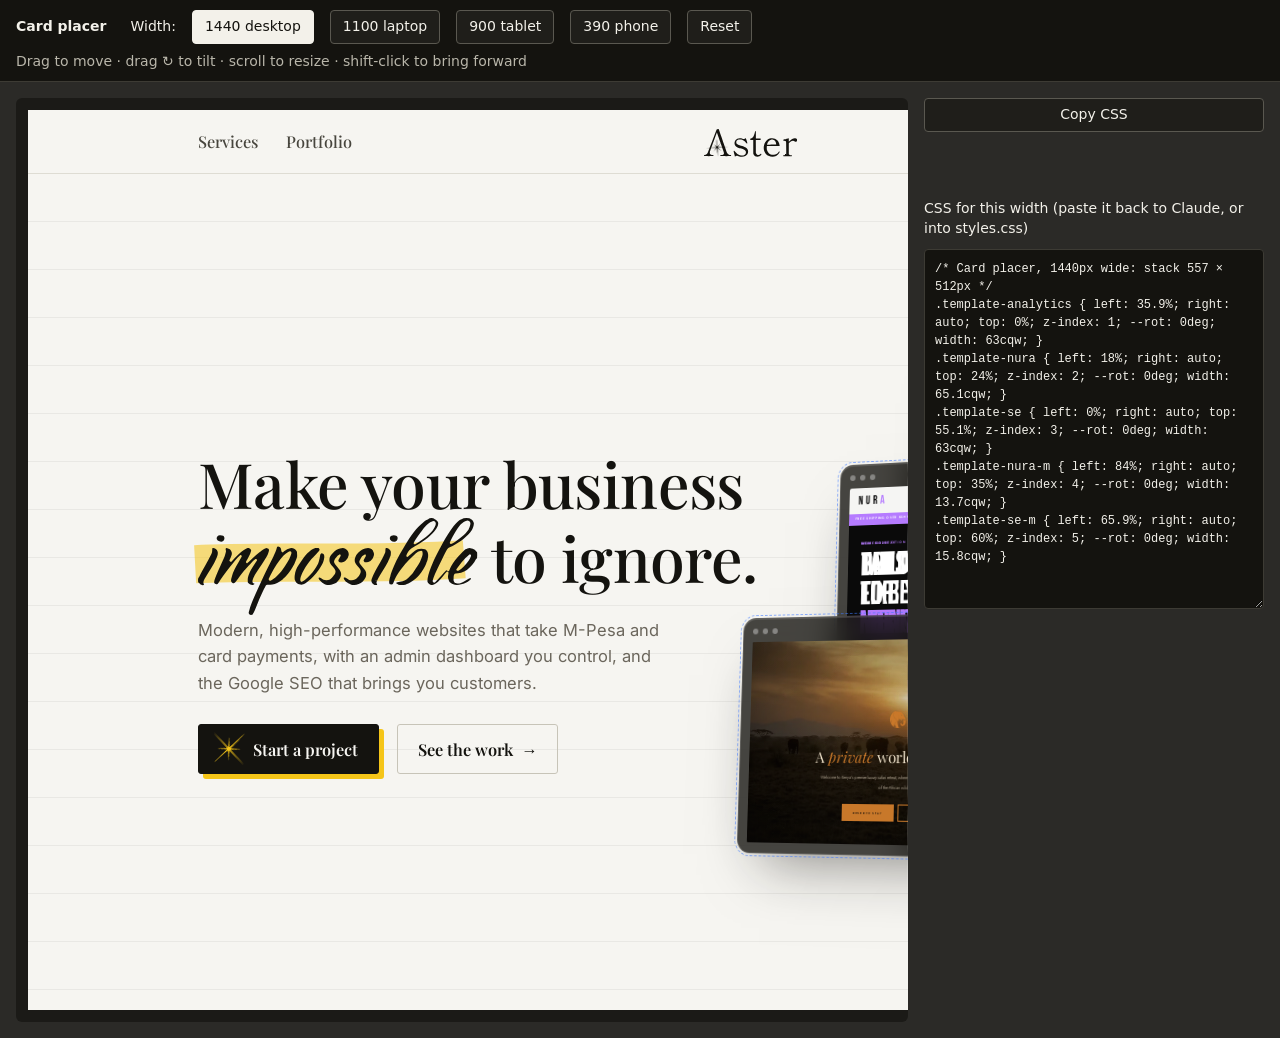
<file: tools/placer.html>
<!DOCTYPE html>
<html lang="en">
<head>
  <meta charset="UTF-8" />
  <meta name="viewport" content="width=device-width, initial-scale=1" />
  <title>Card placer · Aster</title>
  <!--
    A tool for arranging the hero's cards by hand, on the REAL page.

    It loads ../public/index.html in a frame and lets you, on each card:
      drag            move it
      drag the ↻ dot  tilt it
      scroll          make it bigger or smaller
      shift-click     bring it to the front
    then "Copy CSS" gives the exact positions to paste back into styles.css.

    It has to run through a local server (a browser won't let a page reach into a frame
    opened straight from the disk). From C:\dev\aster:
        python -m http.server 8000
    then open http://localhost:8000/tools/placer.html

    This folder is outside public/, so Netlify never publishes it.
  -->
  <style>
    :root { color-scheme: light; }
    * { box-sizing: border-box; }
    body { margin: 0; font: 14px/1.4 system-ui, sans-serif; background: #2b2a27; color: #f3f1ea; }
    header { position: sticky; top: 0; z-index: 2; display: flex; flex-wrap: wrap; gap: 8px 16px; align-items: center;
             padding: 10px 16px; background: #14130f; border-bottom: 1px solid #3d3b34; }
    header strong { font-weight: 600; margin-right: 8px; }
    button { font: inherit; padding: 6px 12px; border-radius: 4px; border: 1px solid #5a5850; background: #1f1e1a; color: inherit; cursor: pointer; }
    button[aria-pressed="true"] { background: #f3f1ea; color: #14130f; border-color: #f3f1ea; }
    button:focus-visible { outline: 2px solid #8ab4ff; outline-offset: 2px; }
    .hint { color: #b9b6aa; }
    main { display: grid; grid-template-columns: 1fr minmax(260px, 340px); gap: 16px; padding: 16px; align-items: start; }
    .stage { overflow: auto; background: #1b1a17; border-radius: 6px; padding: 12px; }
    iframe { display: block; margin: 0 auto; border: 0; background: #fff; height: 900px; }
    aside { position: sticky; top: 64px; display: grid; gap: 10px; }
    textarea { width: 100%; height: 360px; font: 12px/1.5 ui-monospace, Consolas, monospace; background: #14130f; color: #f3f1ea;
               border: 1px solid #3d3b34; border-radius: 4px; padding: 10px; resize: vertical; }
    .status { min-height: 1.4em; color: #9fe0b0; }
  </style>
</head>
<body>
  <header>
    <strong>Card placer</strong>
    <span>Width:</span>
    <button type="button" data-w="1440" aria-pressed="true">1440 desktop</button>
    <button type="button" data-w="1100" aria-pressed="false">1100 laptop</button>
    <button type="button" data-w="900" aria-pressed="false">900 tablet</button>
    <button type="button" data-w="390" aria-pressed="false">390 phone</button>
    <button type="button" id="reload">Reset</button>
    <span class="hint">Drag to move · drag ↻ to tilt · scroll to resize · shift-click to bring forward</span>
  </header>

  <main>
    <div class="stage"><iframe id="page" src="../public/index.html" width="1440" title="The Aster home page, with cards you can move"></iframe></div>
    <aside>
      <button type="button" id="copy">Copy CSS</button>
      <p class="status" id="status" role="status"></p>
      <label for="out">CSS for this width (paste it back to Claude, or into styles.css)</label>
      <textarea id="out" readonly></textarea>
    </aside>
  </main>

  <script>
    // The cards the hero has, by the class that positions each one in styles.css
    const CARDS = ['template-analytics', 'template-nura', 'template-se', 'template-nura-m', 'template-se-m'];
    const frame = document.getElementById('page');
    const out = document.getElementById('out');
    const status = document.getElementById('status');
    const round = (n, d = 1) => Math.round(n * 10 ** d) / 10 ** d;

    // Width buttons: the frame IS the browser window the page sees, so its media queries and
    // container sizes behave exactly as they would at that width.
    document.querySelectorAll('[data-w]').forEach((b) => b.addEventListener('click', () => {
      document.querySelectorAll('[data-w]').forEach((x) => x.setAttribute('aria-pressed', String(x === b)));
      frame.width = b.dataset.w;
      frame.contentWindow.location.reload();     // re-run the layout at the new width
    }));
    document.getElementById('reload').addEventListener('click', () => frame.contentWindow.location.reload());

    frame.addEventListener('load', () => {
      const doc = frame.contentDocument;
      if (!doc) { status.textContent = 'Open this through a local server (see the top of this file).'; return; }
      const stack = doc.querySelector('.hero-templates');
      const win = frame.contentWindow;

      // Stop the deal-in animation (it would fight the dragging), and show which card is which.
      const style = doc.createElement('style');
      style.textContent = `
        .hero-templates *, .hero-templates { animation: none !important; transition: none !important; }
        .hero h1, .hero-brand, .ink-underline path { animation: none !important; opacity: 1 !important; stroke-dashoffset: 0 !important; }
        .placer-card { cursor: grab; outline: 1px dashed rgba(60,120,255,.6); outline-offset: 2px; touch-action: none; }
        .placer-card.is-active { cursor: grabbing; outline: 2px solid #3c78ff; }
        .placer-rot { position: absolute; top: -12px; right: -12px; z-index: 99; width: 20px; height: 20px; border-radius: 50%;
                      background: #3c78ff; color: #fff; font: 13px/20px system-ui; text-align: center; cursor: alias; }`;
      doc.head.appendChild(style);

      const cards = CARDS.map((cls) => ({ cls, el: doc.querySelector('.' + cls) })).filter((c) => c.el);

      // Start each card from where the stylesheet put it, written as left/top in px, so
      // cards placed from the right edge move like the others.
      cards.forEach(({ el }) => {
        const cs = win.getComputedStyle(el);
        el.style.left = el.offsetLeft + 'px';
        el.style.top = el.offsetTop + 'px';
        el.style.right = 'auto';
        el.style.width = cs.width;
        el.style.zIndex = cs.zIndex;
        el.style.setProperty('--rot', cs.getPropertyValue('--rot').trim() || '0deg');
        el.classList.add('placer-card');
        const rot = doc.createElement('span');
        rot.className = 'placer-rot'; rot.textContent = '↻';
        el.appendChild(rot);

        let mode = null, sx, sy, sl, st, cx, cy;
        el.addEventListener('pointerdown', (e) => {
          e.preventDefault();
          el.setPointerCapture(e.pointerId);
          el.classList.add('is-active');
          if (e.shiftKey) {                          // to the front
            el.style.zIndex = Math.max(...cards.map((c) => +c.el.style.zIndex || 0)) + 1;
          }
          if (e.target === rot) {
            mode = 'rotate';
            const r = el.getBoundingClientRect();
            cx = r.left + r.width / 2; cy = r.top + r.height / 2;
          } else {
            mode = 'move'; sx = e.clientX; sy = e.clientY; sl = el.offsetLeft; st = el.offsetTop;
          }
        });
        el.addEventListener('pointermove', (e) => {
          if (mode === 'move') {
            el.style.left = sl + e.clientX - sx + 'px';
            el.style.top = st + e.clientY - sy + 'px';
          } else if (mode === 'rotate') {
            // The ↻ dot sits at the top-right corner, ~-45° from the centre: measure from there.
            const a = Math.atan2(e.clientY - cy, e.clientX - cx) * 180 / Math.PI + 45;
            el.style.setProperty('--rot', round(e.altKey ? a : Math.round(a)) + 'deg');   // whole degrees unless Alt
          }
        });
        const end = () => { mode = null; el.classList.remove('is-active'); write(); };
        el.addEventListener('pointerup', end);
        el.addEventListener('pointercancel', end);
        el.addEventListener('wheel', (e) => {     // resize: 1% of the stack's width per notch
          e.preventDefault();
          const w = parseFloat(el.style.width);
          el.style.width = Math.max(40, w + (e.deltaY < 0 ? 1 : -1) * stack.clientWidth / 100) + 'px';
          write();
        }, { passive: false });
      });

      // The CSS, as styles.css writes it: positions in % of the stack, widths in cqw (1% of
      // the stack's width), so the arrangement scales with the column like the original.
      function write() {
        const W = stack.clientWidth, H = stack.clientHeight;
        const narrow = frame.width < 860;
        const lines = cards.map(({ cls, el }) => {
          const p = [
            `left: ${round(el.offsetLeft / W * 100)}%`,
            `right: auto`,
            `top: ${round(el.offsetTop / H * 100)}%`,
            `z-index: ${el.style.zIndex}`,
            `--rot: ${el.style.getPropertyValue('--rot').trim()}`,
            `width: ${round(parseFloat(el.style.width) / W * 100)}cqw`,
          ];
          return `${narrow ? '  ' : ''}.${cls} { ${p.join('; ')}; }`;
        });
        const head = `/* Card placer, ${frame.width}px wide: stack ${W} × ${H}px */`;
        out.value = narrow
          ? `${head}\n@media (max-width: 859px) {\n${lines.join('\n')}\n}`
          : `${head}\n${lines.join('\n')}`;
      }
      write();
      status.textContent = '';
    });

    document.getElementById('copy').addEventListener('click', async () => {
      try { await navigator.clipboard.writeText(out.value); status.textContent = 'Copied.'; }
      catch { out.select(); status.textContent = 'Press Ctrl+C to copy the selected text.'; }
    });
  </script>
</body>
</html>
</file>
<file: public/css/styles.css>
/* Aster Technologies: the site's styles.
   Fonts first (self-hosted from /fonts: no third-party requests), then the design tokens,
   then each part of the page in reading order. */

/* ---------------------------------------------------------
   FONTS
   Latin and Latin Extended subsets only; unicode-range means a browser downloads a
   file only when the page actually uses a character from it.
--------------------------------------------------------- */
@font-face{font-family:'Playfair Display';font-style:normal;font-weight:400;font-display:swap;src:url(../fonts/playfair-display-latin-ext-400-normal.woff2) format('woff2');unicode-range:U+0100-02BA,U+02BD-02C5,U+02C7-02CC,U+02CE-02D7,U+02DD-02FF,U+0304,U+0308,U+0329,U+1D00-1DBF,U+1E00-1E9F,U+1EF2-1EFF,U+2020,U+20A0-20AB,U+20AD-20C0,U+2113,U+2C60-2C7F,U+A720-A7FF}
@font-face{font-family:'Playfair Display';font-style:normal;font-weight:400;font-display:swap;src:url(../fonts/playfair-display-latin-400-normal.woff2) format('woff2');unicode-range:U+0000-00FF,U+0131,U+0152-0153,U+02BB-02BC,U+02C6,U+02DA,U+02DC,U+0304,U+0308,U+0329,U+2000-206F,U+20AC,U+2122,U+2191,U+2193,U+2212,U+2215,U+FEFF,U+FFFD}
@font-face{font-family:'Playfair Display';font-style:normal;font-weight:500;font-display:swap;src:url(../fonts/playfair-display-latin-ext-500-normal.woff2) format('woff2');unicode-range:U+0100-02BA,U+02BD-02C5,U+02C7-02CC,U+02CE-02D7,U+02DD-02FF,U+0304,U+0308,U+0329,U+1D00-1DBF,U+1E00-1E9F,U+1EF2-1EFF,U+2020,U+20A0-20AB,U+20AD-20C0,U+2113,U+2C60-2C7F,U+A720-A7FF}
@font-face{font-family:'Playfair Display';font-style:normal;font-weight:500;font-display:swap;src:url(../fonts/playfair-display-latin-500-normal.woff2) format('woff2');unicode-range:U+0000-00FF,U+0131,U+0152-0153,U+02BB-02BC,U+02C6,U+02DA,U+02DC,U+0304,U+0308,U+0329,U+2000-206F,U+20AC,U+2122,U+2191,U+2193,U+2212,U+2215,U+FEFF,U+FFFD}
@font-face{font-family:'Playfair Display';font-style:normal;font-weight:600;font-display:swap;src:url(../fonts/playfair-display-latin-ext-600-normal.woff2) format('woff2');unicode-range:U+0100-02BA,U+02BD-02C5,U+02C7-02CC,U+02CE-02D7,U+02DD-02FF,U+0304,U+0308,U+0329,U+1D00-1DBF,U+1E00-1E9F,U+1EF2-1EFF,U+2020,U+20A0-20AB,U+20AD-20C0,U+2113,U+2C60-2C7F,U+A720-A7FF}
@font-face{font-family:'Playfair Display';font-style:normal;font-weight:600;font-display:swap;src:url(../fonts/playfair-display-latin-600-normal.woff2) format('woff2');unicode-range:U+0000-00FF,U+0131,U+0152-0153,U+02BB-02BC,U+02C6,U+02DA,U+02DC,U+0304,U+0308,U+0329,U+2000-206F,U+20AC,U+2122,U+2191,U+2193,U+2212,U+2215,U+FEFF,U+FFFD}
@font-face{font-family:'Playfair Display';font-style:normal;font-weight:700;font-display:swap;src:url(../fonts/playfair-display-latin-ext-700-normal.woff2) format('woff2');unicode-range:U+0100-02BA,U+02BD-02C5,U+02C7-02CC,U+02CE-02D7,U+02DD-02FF,U+0304,U+0308,U+0329,U+1D00-1DBF,U+1E00-1E9F,U+1EF2-1EFF,U+2020,U+20A0-20AB,U+20AD-20C0,U+2113,U+2C60-2C7F,U+A720-A7FF}
@font-face{font-family:'Playfair Display';font-style:normal;font-weight:700;font-display:swap;src:url(../fonts/playfair-display-latin-700-normal.woff2) format('woff2');unicode-range:U+0000-00FF,U+0131,U+0152-0153,U+02BB-02BC,U+02C6,U+02DA,U+02DC,U+0304,U+0308,U+0329,U+2000-206F,U+20AC,U+2122,U+2191,U+2193,U+2212,U+2215,U+FEFF,U+FFFD}
@font-face{font-family:'Playfair Display';font-style:italic;font-weight:400;font-display:swap;src:url(../fonts/playfair-display-latin-ext-400-italic.woff2) format('woff2');unicode-range:U+0100-02BA,U+02BD-02C5,U+02C7-02CC,U+02CE-02D7,U+02DD-02FF,U+0304,U+0308,U+0329,U+1D00-1DBF,U+1E00-1E9F,U+1EF2-1EFF,U+2020,U+20A0-20AB,U+20AD-20C0,U+2113,U+2C60-2C7F,U+A720-A7FF}
@font-face{font-family:'Playfair Display';font-style:italic;font-weight:400;font-display:swap;src:url(../fonts/playfair-display-latin-400-italic.woff2) format('woff2');unicode-range:U+0000-00FF,U+0131,U+0152-0153,U+02BB-02BC,U+02C6,U+02DA,U+02DC,U+0304,U+0308,U+0329,U+2000-206F,U+20AC,U+2122,U+2191,U+2193,U+2212,U+2215,U+FEFF,U+FFFD}
@font-face{font-family:'Playfair Display';font-style:italic;font-weight:500;font-display:swap;src:url(../fonts/playfair-display-latin-ext-500-italic.woff2) format('woff2');unicode-range:U+0100-02BA,U+02BD-02C5,U+02C7-02CC,U+02CE-02D7,U+02DD-02FF,U+0304,U+0308,U+0329,U+1D00-1DBF,U+1E00-1E9F,U+1EF2-1EFF,U+2020,U+20A0-20AB,U+20AD-20C0,U+2113,U+2C60-2C7F,U+A720-A7FF}
@font-face{font-family:'Playfair Display';font-style:italic;font-weight:500;font-display:swap;src:url(../fonts/playfair-display-latin-500-italic.woff2) format('woff2');unicode-range:U+0000-00FF,U+0131,U+0152-0153,U+02BB-02BC,U+02C6,U+02DA,U+02DC,U+0304,U+0308,U+0329,U+2000-206F,U+20AC,U+2122,U+2191,U+2193,U+2212,U+2215,U+FEFF,U+FFFD}
@font-face{font-family:'Caveat';font-style:normal;font-weight:500;font-display:swap;src:url(../fonts/caveat-latin-500.woff2) format('woff2');}   /* the handwritten section notes; Basic Latin only */
@font-face{font-family:'Inter';font-style:normal;font-weight:400;font-display:swap;src:url(../fonts/inter-latin-ext-400-normal.woff2) format('woff2');unicode-range:U+0100-02BA,U+02BD-02C5,U+02C7-02CC,U+02CE-02D7,U+02DD-02FF,U+0304,U+0308,U+0329,U+1D00-1DBF,U+1E00-1E9F,U+1EF2-1EFF,U+2020,U+20A0-20AB,U+20AD-20C0,U+2113,U+2C60-2C7F,U+A720-A7FF}
@font-face{font-family:'Inter';font-style:normal;font-weight:400;font-display:swap;src:url(../fonts/inter-latin-400-normal.woff2) format('woff2');unicode-range:U+0000-00FF,U+0131,U+0152-0153,U+02BB-02BC,U+02C6,U+02DA,U+02DC,U+0304,U+0308,U+0329,U+2000-206F,U+20AC,U+2122,U+2191,U+2193,U+2212,U+2215,U+FEFF,U+FFFD}
@font-face{font-family:'Inter';font-style:normal;font-weight:500;font-display:swap;src:url(../fonts/inter-latin-ext-500-normal.woff2) format('woff2');unicode-range:U+0100-02BA,U+02BD-02C5,U+02C7-02CC,U+02CE-02D7,U+02DD-02FF,U+0304,U+0308,U+0329,U+1D00-1DBF,U+1E00-1E9F,U+1EF2-1EFF,U+2020,U+20A0-20AB,U+20AD-20C0,U+2113,U+2C60-2C7F,U+A720-A7FF}
@font-face{font-family:'Inter';font-style:normal;font-weight:500;font-display:swap;src:url(../fonts/inter-latin-500-normal.woff2) format('woff2');unicode-range:U+0000-00FF,U+0131,U+0152-0153,U+02BB-02BC,U+02C6,U+02DA,U+02DC,U+0304,U+0308,U+0329,U+2000-206F,U+20AC,U+2122,U+2191,U+2193,U+2212,U+2215,U+FEFF,U+FFFD}
@font-face{font-family:'Inter';font-style:normal;font-weight:600;font-display:swap;src:url(../fonts/inter-latin-ext-600-normal.woff2) format('woff2');unicode-range:U+0100-02BA,U+02BD-02C5,U+02C7-02CC,U+02CE-02D7,U+02DD-02FF,U+0304,U+0308,U+0329,U+1D00-1DBF,U+1E00-1E9F,U+1EF2-1EFF,U+2020,U+20A0-20AB,U+20AD-20C0,U+2113,U+2C60-2C7F,U+A720-A7FF}
@font-face{font-family:'Inter';font-style:normal;font-weight:600;font-display:swap;src:url(../fonts/inter-latin-600-normal.woff2) format('woff2');unicode-range:U+0000-00FF,U+0131,U+0152-0153,U+02BB-02BC,U+02C6,U+02DA,U+02DC,U+0304,U+0308,U+0329,U+2000-206F,U+20AC,U+2122,U+2191,U+2193,U+2212,U+2215,U+FEFF,U+FFFD}
@font-face{font-family:'Roboto Condensed';font-style:normal;font-weight:500;font-display:swap;src:url(../fonts/roboto-condensed-latin-ext-500-normal.woff2) format('woff2');unicode-range:U+0100-02BA,U+02BD-02C5,U+02C7-02CC,U+02CE-02D7,U+02DD-02FF,U+0304,U+0308,U+0329,U+1D00-1DBF,U+1E00-1E9F,U+1EF2-1EFF,U+2020,U+20A0-20AB,U+20AD-20C0,U+2113,U+2C60-2C7F,U+A720-A7FF}
@font-face{font-family:'Roboto Condensed';font-style:normal;font-weight:500;font-display:swap;src:url(../fonts/roboto-condensed-latin-500-normal.woff2) format('woff2');unicode-range:U+0000-00FF,U+0131,U+0152-0153,U+02BB-02BC,U+02C6,U+02DA,U+02DC,U+0304,U+0308,U+0329,U+2000-206F,U+20AC,U+2122,U+2191,U+2193,U+2212,U+2215,U+FEFF,U+FFFD}
@font-face{font-family:'IBM Plex Mono';font-style:normal;font-weight:400;font-display:swap;src:url(../fonts/ibm-plex-mono-latin-ext-400-normal.woff2) format('woff2');unicode-range:U+0100-02BA,U+02BD-02C5,U+02C7-02CC,U+02CE-02D7,U+02DD-02FF,U+0304,U+0308,U+0329,U+1D00-1DBF,U+1E00-1E9F,U+1EF2-1EFF,U+2020,U+20A0-20AB,U+20AD-20C0,U+2113,U+2C60-2C7F,U+A720-A7FF}
@font-face{font-family:'IBM Plex Mono';font-style:normal;font-weight:400;font-display:swap;src:url(../fonts/ibm-plex-mono-latin-400-normal.woff2) format('woff2');unicode-range:U+0000-00FF,U+0131,U+0152-0153,U+02BB-02BC,U+02C6,U+02DA,U+02DC,U+0304,U+0308,U+0329,U+2000-206F,U+20AC,U+2122,U+2191,U+2193,U+2212,U+2215,U+FEFF,U+FFFD}
@font-face{font-family:'IBM Plex Mono';font-style:normal;font-weight:500;font-display:swap;src:url(../fonts/ibm-plex-mono-latin-ext-500-normal.woff2) format('woff2');unicode-range:U+0100-02BA,U+02BD-02C5,U+02C7-02CC,U+02CE-02D7,U+02DD-02FF,U+0304,U+0308,U+0329,U+1D00-1DBF,U+1E00-1E9F,U+1EF2-1EFF,U+2020,U+20A0-20AB,U+20AD-20C0,U+2113,U+2C60-2C7F,U+A720-A7FF}
@font-face{font-family:'IBM Plex Mono';font-style:normal;font-weight:500;font-display:swap;src:url(../fonts/ibm-plex-mono-latin-500-normal.woff2) format('woff2');unicode-range:U+0000-00FF,U+0131,U+0152-0153,U+02BB-02BC,U+02C6,U+02DA,U+02DC,U+0304,U+0308,U+0329,U+2000-206F,U+20AC,U+2122,U+2191,U+2193,U+2212,U+2215,U+FEFF,U+FFFD}
/* Jost: used only inside the Safari Ember card, so its miniature hero is set in that site's own type */
@font-face{font-family:'Jost';font-style:normal;font-weight:300;font-display:swap;src:url(../fonts/jost-latin-300-normal.woff2) format('woff2');unicode-range:U+0000-00FF,U+0131,U+0152-0153,U+02BB-02BC,U+02C6,U+02DA,U+02DC,U+0304,U+0308,U+0329,U+2000-206F,U+20AC,U+2122,U+2191,U+2193,U+2212,U+2215,U+FEFF,U+FFFD}
@font-face{font-family:'Jost';font-style:normal;font-weight:500;font-display:swap;src:url(../fonts/jost-latin-500-normal.woff2) format('woff2');unicode-range:U+0000-00FF,U+0131,U+0152-0153,U+02BB-02BC,U+02C6,U+02DA,U+02DC,U+0304,U+0308,U+0329,U+2000-206F,U+20AC,U+2122,U+2191,U+2193,U+2212,U+2215,U+FEFF,U+FFFD}
/* Bebas Neue and DM Sans: only inside the NURA cards, so its miniatures are set in that site's own type */
@font-face{font-family:'Bebas Neue';font-style:normal;font-weight:400;font-display:swap;src:url(../fonts/bebas-neue-v16-latin-regular.woff2) format('woff2')}
@font-face{font-family:'DM Sans';font-style:normal;font-weight:400;font-display:swap;src:url(../fonts/dm-sans-v17-latin-regular.woff2) format('woff2')}
@font-face{font-family:'DM Sans';font-style:normal;font-weight:700;font-display:swap;src:url(../fonts/dm-sans-v17-latin-700.woff2) format('woff2')}

/* ---------------------------------------------------------
   TOKENS
   Warm off-white / near-black / warm greys — no accent hue.
   The brand is explicitly monochrome; restraint here is the point.
--------------------------------------------------------- */
:root {
  --paper: #f6f5f1;
  --paper-raised: #ffffff;
  --ink: #14130f;
  --ink-soft: #47453d;
  --graphite: #86847a;
  --stone: #6b665c;   /* warm muted grey for supporting text: 5.2:1 on the paper, so still easy to read */
  --line: #dedcd3;
  --line-strong: #c7c4b8;

  --font-display: "Playfair Display", "Iowan Old Style", "Georgia", serif;
  --font-body: "Inter", -apple-system, "Segoe UI", sans-serif;
  --font-mono: "IBM Plex Mono", "SF Mono", Consolas, monospace;
  --font-condensed: "Roboto Condensed", "Arial Narrow", sans-serif; /* matches the subtitle in your actual logo file */

  --measure: 62ch;
  --radius: 3px;
}

@media (prefers-color-scheme: dark) {
  :root:not([data-theme="light"]) {
    --paper: #121110;
    --paper-raised: #1a1917;
    --ink: #f3f1ea;
    --ink-soft: #c7c4b8;
    --graphite: #928f83;
    --stone: #aaa59a;
    --line: #2d2c27;
    --line-strong: #3d3b34;
  }
}

:root[data-theme="dark"] {
  --paper: #121110;
  --paper-raised: #1a1917;
  --ink: #f3f1ea;
  --ink-soft: #c7c4b8;
  --graphite: #928f83;
  --stone: #aaa59a;
  --line: #2d2c27;
  --line-strong: #3d3b34;
}

/* ---------------------------------------------------------
   RESET / BASE
--------------------------------------------------------- */
* { box-sizing: border-box; }
body {
  margin: 0;
  /* The whole page is ruled paper: the warm off-white with a faint line every 48px, like a
     notebook. White panels and the dark bands sit on top of it with their own backgrounds. */
  background-color: var(--paper);
  /* One 48px tile holding a single line along its bottom edge, repeated down the page. A small
     tile keeps every line crisp: one gradient stretched over the whole (very tall) page gets
     drawn at reduced resolution by the browser, and lines drop out at random. */
  background-image: linear-gradient(to bottom, transparent 47px, rgba(20, 19, 15, 0.06) 47px);
  background-size: 100% 48px;
  /* The ruling starts where the header ends, so the header's own bottom border is the first
     line and every line after it, the first included, is the same 48px apart */
  background-position: 0 var(--header-h);
  color: var(--ink);
  font-family: var(--font-body);
  font-size: 16px;
  line-height: 1.6;
  -webkit-font-smoothing: antialiased;
}
h1, h2, h3 { font-family: var(--font-display); text-wrap: balance; margin: 0; }
p { margin: 0; }
a { color: inherit; }
ul { margin: 0; padding: 0; list-style: none; }
img, svg { display: block; max-width: 100%; }
button { font: inherit; }

a:focus-visible,
button:focus-visible {
  outline: 2px solid var(--ink);
  outline-offset: 3px;
}

.wrap {
  max-width: 1180px;
  margin-inline: auto;
  padding-inline: 24px;
}

@media (min-width: 640px) {
  .wrap { padding-inline: 40px; }
}

.eyebrow {
  font-family: var(--font-mono);
  font-size: 0.72rem;
  letter-spacing: 0.12em;
  text-transform: uppercase;
  color: var(--graphite);
}

/* ---------------------------------------------------------
   STAR MARK
   Two overlapping four-point sparkles — one at 0°, one at 45°
   with a shorter radius — forming the eight-point compass star.
   The minor path's coordinates are the major path's, scaled to
   0.638 of its radius and rotated 45° about the shared centre.
--------------------------------------------------------- */
.star-svg { overflow: visible; }

.star-spin {
  transform-origin: 50% 50%;
  animation: star-rotate var(--star-speed, 22s) linear infinite;   /* a custom property reaches inside <use>, so each copy can set its own speed */
}

/* The star in the hero's "Start a project" button: the Aster star in highlighter yellow,
   turning steadily, before the words. */
.btn-star { flex: none; width: 2.7em; height: 2.7em; margin: -0.7em -0.35em -0.7em -0.75em;   /* negative margins: its thin tips reach into the padding, so the button grows neither taller nor much wider */ color: var(--hl, #f5c518); --star-speed: 6s; }
/* The hero's main button: black, with a solid block of highlighter yellow sitting behind it,
   offset down and to the right like a printed sticker. It stands out from "See the work"
   without shouting, and ties the button to the yellow marks on the page. On hover the button
   presses into its shadow. */
.hero-ctas .btn--star {
  font-family: var(--font-display);   /* Playfair, the headline face */
  font-weight: 600;
  font-size: 1.02rem;                 /* Playfair reads a touch smaller than Inter at the same size */
  box-shadow: 5px 5px 0 var(--hl, #f5c518);
  transition: transform 0.15s ease, box-shadow 0.15s ease;
}
.hero-ctas .btn--star:hover { transform: translate(2px, 2px); box-shadow: 3px 3px 0 var(--hl, #f5c518); }
.hero-ctas .btn--star:focus-visible { outline: 2px solid var(--ink); outline-offset: 4px; }

/* Phones: Playfair sets a little wider, so the star button tightens to keep both on one row */
@media (max-width: 419px) {
  .hero-ctas .btn--star { font-size: 0.96rem; padding-inline: 15px; gap: 7px; }
}
/* "See the work" in Playfair too, so both hero buttons share the headline face */
.hero-ctas .btn--scribble { font-family: var(--font-display); font-weight: 600; font-size: 1.02rem; }
@media (max-width: 419px) { .hero-ctas .btn--scribble { font-size: 0.96rem; padding-inline: 15px; } }
/* Small phones: the star makes the button wider, so tighten both buttons to keep them on one row */
@media (max-width: 379px) {
  .hero-ctas .btn { padding-inline: 14px; gap: 6px; }
  .hero-ctas .btn--scribble { padding-inline: 12px; }   /* Playfair runs a little wider */
}

@keyframes star-rotate {
  to { transform: rotate(360deg); }
}

@media (prefers-reduced-motion: reduce) {
  .star-spin { animation: none; }
}

.sr-only {
  position: absolute;
  width: 1px; height: 1px;
  padding: 0; margin: -1px;
  overflow: hidden;
  clip: rect(0, 0, 0, 0);
  white-space: nowrap;
  border: 0;
}

/* ---------------------------------------------------------
   WORDMARK
   Not text set in a look-alike font — this is a single traced
   SVG of your actual "Aster" artwork (letters + star), so it
   renders identically to the source file at any size, in both
   themes, with zero font-metric guessing.
--------------------------------------------------------- */
.wordmark-mark {
  width: auto;
  display: block;
  color: inherit;
}

/* ---------------------------------------------------------
   HEADER
--------------------------------------------------------- */
header {
  /* Follows the reader down the page. Its own solid paper colour, so neither the content
     scrolling under it nor the background lights show through; it still turns dark and
     light with the rest of the page, since --paper and --line change with the theme. */
  position: sticky;
  top: 0;
  z-index: 50;
  background: var(--paper);
  border-bottom: 1px solid var(--line);
}
/* The header's height, in one place: the hero and the in-page links both measure from it */
:root { --header-h: 64px; }
/* Links to #sections land below the header, not hidden under it */
html { scroll-padding-top: var(--header-h); }
/* Three columns: menu on the left, logo dead centre, the project button on the right.
   The outer columns are equal (1fr each), so the logo is centred on the page, not just
   between whatever sits beside it. */
.nav {
  display: grid;
  grid-template-columns: minmax(0, 1fr) auto minmax(0, 1fr);   /* minmax(0,…): the button can't widen its side and push the logo off centre */
  align-items: center;
  gap: 16px;
  min-height: calc(var(--header-h) - 1px);   /* slimmer than before (88px); -1px for the border below it */
  padding-block: 7px;              /* the logo and its tagline just fit in 64px */
}
.nav .btn { justify-self: end; }
header .btn { padding: 8px 16px; font-size: 0.86rem; }   /* the header's button, a size down to suit the slimmer bar */
/* Phones: a tighter bar, so the logo can sit truly centred between the links and the button */
@media (max-width: 479px) {
  .nav { gap: 8px; }
  header .btn { padding: 8px 12px; font-size: 0.8rem; }
  header .logo .wordmark-mark { height: 1.55rem; }
  header .logo .logo__tag { font-size: 0.43rem; }   /* 28% of the 1.55rem wordmark, as on desktop */   /* "header" outranks the base size set just below */
}
.logo {
  display: inline-flex;
  flex-direction: column;          /* the wordmark, and its line underneath */
  align-items: center;
  text-decoration: none;
  color: var(--ink);
}
/* "TECHNOLOGIES" under the wordmark, in the proportions of the original logo (the old hero
   wordmark, which matched the actual logo file): Roboto Condensed capitals, letter-spacing
   0.22em, a size 28% of the wordmark's height, and a gap of half its own size above it. */
.logo__tag {
  margin-top: 0.5em;              /* was 0.18em: the original's gap */
  font-family: var(--font-condensed);
  font-weight: 500;
  font-size: 0.6rem;
  line-height: 1;
  text-transform: uppercase;
  letter-spacing: 0.22em;          /* the original's spacing (was 0.32em) */
  text-indent: 0.22em;             /* re-centres it: letter-spacing adds space after the last letter too */
}
.logo .wordmark-mark {
  height: 2.15rem; /* bigger again (was 1.75rem), now that it shares the bar with only two links; 1.6rem, rescaled for the viewBox's new 24-unit margin so the letters read the same size as before */
}

/* The two links, on the left: quiet text that darkens on hover, while a quick scribbled
   double underline is drawn under the word (and wiped back when you leave).
   The scribble's SVG is sized close to its viewBox's own proportions (100 x 12), so the
   stretch to each word's width is nearly even and the pen line keeps its weight. */
.nav-links {
  justify-self: start;
  display: flex;
  align-items: center;
  gap: 28px;
  font-size: 0.94rem;
}
.nav-links a {
  text-decoration: none;
  color: var(--ink-soft);
  padding-block: 10px;             /* a taller tap target than the text alone */
  transition: color 0.2s ease;
}
.nav-word { position: relative; display: inline-block; }
/* The hero's "See the work": one quick, bold pen flick under the words. */
.btn--scribble .nav-scribble { top: calc(100% - 1px); height: 0.5em; left: -6%; width: 112%; }
.btn--scribble .nav-scribble path { stroke-width: 3.4; }
.hero-ctas .btn--scribble:hover .nav-scribble path,
.hero-ctas .btn--scribble:focus-visible .nav-scribble path {
  transition: stroke-dashoffset 0.18s cubic-bezier(0.2, 0.7, 0.3, 1), opacity 0s;
}
.nav-scribble {
  position: absolute;
  left: -4%; top: 100%;
  width: 108%; height: 0.5em;
  max-width: none;
  overflow: visible;
  pointer-events: none;
}
.nav-scribble path {
  fill: none;
  stroke: var(--ink);
  stroke-width: 2.2;
  stroke-linecap: butt;            /* flat ends: a round cap leaves a dot where the dash is parked */
  stroke-dasharray: 1;             /* pathLength="1": one dash the length of the line... */
  stroke-dashoffset: 1;            /* ...pushed off its start */
  opacity: 0;
  transition: stroke-dashoffset 0.25s cubic-bezier(0.65, 0, 0.35, 1), opacity 0s 0.25s;   /* leaving: wipe back */
}
.nav-links a:hover, .nav-links a:focus-visible { color: var(--ink); }
.nav-links a:hover .nav-scribble path,
.nav-links a:focus-visible .nav-scribble path,
.btn--scribble:hover .nav-scribble path,
.btn--scribble:focus-visible .nav-scribble path {
  stroke-dashoffset: 0; opacity: 1;
  transition: stroke-dashoffset 0.3s cubic-bezier(0.65, 0, 0.35, 1), opacity 0s;
}
.nav-links a:hover .nav-scribble path:nth-child(2),
.nav-links a:focus-visible .nav-scribble path:nth-child(2),
.btn--scribble:hover .nav-scribble path:nth-child(2),
.btn--scribble:focus-visible .nav-scribble path:nth-child(2) {   /* the second stroke follows the first */
  transition: stroke-dashoffset 0.3s 0.18s cubic-bezier(0.65, 0, 0.35, 1), opacity 0s 0.2s;   /* shown only once its turn comes: no stray pen dot */
}
.nav-links a:focus-visible { outline: 2px solid var(--ink); outline-offset: 2px; }
@media (prefers-reduced-motion: reduce) {
  .nav-links a, .nav-scribble path { transition: none !important; }
}
@media (max-width: 479px) {
  header .nav-links { gap: 10px; font-size: 0.78rem; }   /* phones: a size down so the bar fits */
}
/* The header's links in Playfair, the headline face, so the bar matches the wordmark and the
   headings; its button in the handwriting (Caveat), like the hero's. Caveat draws small for
   its size, so it's set about 1.4x larger. Line height is held at 1.2 so the bar stays 64px. */
header .nav-links, header .btn { font-weight: 500; line-height: 1.2; }
header .nav-links { font-family: var(--font-display); font-size: 1.02rem; }
header .btn { font-family: 'Caveat', var(--font-body); font-size: 1.3rem; padding-block: 6px 8px; }
@media (max-width: 479px) {
  header .nav-links { font-size: 0.86rem; }
  header .btn { font-size: 1.14rem; }
}

.btn {
  display: inline-flex;
  align-items: center;
  gap: 8px;
  padding: 11px 20px;
  border-radius: var(--radius);
  font-size: 0.9rem;
  font-weight: 500;
  text-decoration: none;
  border: 1px solid var(--ink);
  white-space: nowrap;
  transition: background 0.2s ease, color 0.2s ease, transform 0.2s ease;
}
.btn-primary {
  background: var(--ink);
  color: var(--paper);
}
.btn-primary:hover { transform: translateY(-1px); }
.btn-ghost {
  background: transparent;
  color: var(--ink);
  border-color: var(--line-strong);
}
.btn-ghost:hover { border-color: var(--ink); }

/* ---------------------------------------------------------
   HERO
--------------------------------------------------------- */
.hero {
  /* Top padding is kept deliberately small: everything below it
     (the card stack, then the headline) needs to still be
     visible on a short browser window without scrolling, and
     every pixel spent here is a pixel taken from that budget. */
  padding-block: 28px 56px;
  /* The hero fills the whole first screen below the header: nothing of the next section
     shows until you scroll. svh = the screen's height with a phone's browser bars showing,
     so it never runs under them. Content is centred in the space. */
  min-height: calc(100vh - var(--header-h));
  min-height: calc(100svh - var(--header-h));
  display: flex;
  flex-direction: column;
  justify-content: center;
}
.hero-grid { width: 100%; }

@media (min-width: 860px) {
  .hero { padding-block: 24px 32px; }   /* was 40/80: the whole hero has to fit one laptop screen */
}

.hero-grid {
  display: grid;
  grid-template-columns: 1fr;
  gap: 40px;
  align-items: center;
}

@media (min-width: 860px) {
  .hero-grid {
    grid-template-columns: minmax(0, 5fr) minmax(0, 6fr);
    gap: 48px;
  }
}

/* The hero's words: headline, one line on what Aster does, two ways forward */
.hero-text { container-type: inline-size; }
.hero-sub { color: var(--stone);   /* softer than the headline's ink: title first, then the detail */ font-size: 1.06rem; line-height: 1.6; max-width: 34rem; margin-top: 22px; }
.hero-ctas { display: flex; flex-wrap: wrap; gap: 12px; margin-top: 28px; }
.nowrap { white-space: nowrap; }   /* "M-Pesa" must never break at its hyphen */
.hero-sub, .hero-ctas { animation: hero-headline-in 0.6s 0.35s cubic-bezier(0.22, 1, 0.36, 1) both; }
@media (prefers-reduced-motion: reduce) { .hero-sub, .hero-ctas { animation: none; } }

/* ---------------------------------------------------------
   HERO WORK STACK
   The two sites Aster built, each on a desktop card with its phone version in front,
   plus the SEO card behind: websites and search, the two things Aster sells.

   Nothing in here is a screenshot. Each "screen" is the site's hero rebuilt in miniature:
   its real photo under real text, in the site's own fonts. A tilted screenshot is a grid of
   pixels the browser has to resample at an angle, which always softens small text; text is
   drawn AFTER the tilt, so it stays sharp at any angle, size or screen density.

   Two kinds of cqw are at work:
   - .hero-templates is a container, so card positions and widths are in cqw of the stack's
     width, and the composition holds however wide the column is;
   - each .mini screen is a container too, so everything INSIDE a screen is in cqw of that
     screen's width, and a miniature keeps its proportions however big its card is.
--------------------------------------------------------- */
.hero-templates {
  container-type: inline-size;
  position: relative;
  height: clamp(250px, 62cqw, 430px);   /* grows on big screens, where the hero has height to fill */
  margin-bottom: 0;
}

/* -- The stack (Nov 2026): one deck of cards, tilted back in 3D as a whole --
   Every card shares ONE tilt (turned away to the left, leaning back a little), so they read
   as layers of a single stack rather than cards thrown on a table. They cascade from the
   SEO card at the back, through NURA, to Safari Ember in front, with the two phones standing
   at the right. Everything stays inside the column: nothing hangs into the page margin.
   .hero-templates gives the 3D its depth (perspective); the positions are % of the stack and
   the widths cqw of its width, so the arrangement scales with the column. */
.hero-templates { perspective: 1800px; }
.template-card,
.template-phone {
  position: absolute;
  transform: rotateY(-18deg) rotateX(7deg) rotateZ(-1.5deg);
  /* Two animations, on two different properties so they never fight:
     card-in  - dealt in once (opacity and scale), back to front, staggered by --in;
     float    - then a very slow bob (translate), forever, each card on its own timing. */
  animation:
    card-in 0.7s var(--in, 0s) cubic-bezier(0.22, 1, 0.36, 1) both,
    float var(--fd, 9s) var(--fdel, 0s) ease-in-out infinite;
}
@keyframes card-in {
  from { opacity: 0; scale: 0.94; }
  to   { opacity: 1; scale: 1; }
}
@keyframes float {
  0%, 100% { translate: 0 0; }
  50%      { translate: 0 var(--fy, -8px); }   /* a few pixels up and back: alive, not busy */
}
@media (prefers-reduced-motion: reduce) {
  .template-card, .template-phone { animation: none; }
}

/* -- The panels: dark glass --
   Smoked glass (ink at 78%) with a fine white edge and a lit top rim. backdrop-filter blurs
   whatever shows through: where cards overlap, the one behind softens through the one in
   front. Over plain paper there is nothing to blur, so the panel is kept dark enough to read
   as deliberate glass rather than a grey wash. Inside, the SEO card's ink turns light. */
.template-card {
  background: rgba(20, 19, 15, 0.78);
  border: 1px solid rgba(255, 255, 255, 0.16);
  border-radius: 14px;
  -webkit-backdrop-filter: blur(16px) saturate(140%);
  backdrop-filter: blur(16px) saturate(140%);
  box-shadow: 0 30px 60px -28px rgba(20, 19, 15, 0.55), inset 0 1px 0 rgba(255, 255, 255, 0.12);
  padding: 10px;
}
.template-card .tc-card-label { color: rgba(255, 255, 255, 0.72); }
.template-card .tc-browser-dots span { background: rgba(255, 255, 255, 0.35); }
.template-analytics {
  --ink: #f3f1ea; --ink-soft: #d8d4c8; --graphite: #bdb9ad;
  --line: rgba(255, 255, 255, 0.16); --line-strong: rgba(255, 255, 255, 0.32);
  color: #f3f1ea;
}

.tc-card-label {
  margin-top: 8px;
  font-family: var(--font-condensed);
  font-size: 0.7rem;
  font-weight: 500;
  letter-spacing: 0.1em;
  text-transform: uppercase;
}
.tc-browser-dots { display: flex; gap: 5px; margin-bottom: 8px; }
.tc-browser-dots span { width: 6px; height: 6px; border-radius: 50%; }

/* -- The phones: a dark body and a notch, no card around them -- */
.template-phone {
  padding: 3px;
  background: #121110;
  border-radius: 12px;
  box-shadow: 0 24px 40px -18px rgba(20, 19, 15, 0.6), 0 0 0 1px rgba(255, 255, 255, 0.14);
}
.template-phone .mini { border-radius: 9px; }
.template-phone::before {          /* the notch */
  content: "";
  position: absolute; z-index: 3;
  top: 6px; left: 50%;
  width: 28%; height: 4px;
  transform: translateX(-50%);
  border-radius: 4px;
  background: #121110;
}

/* -- Where each card sits, when it's dealt in (--in), and how it floats (--fd/--fdel/--fy) --
   Back to front: SEO 0.25s, NURA 0.37s, Safari Ember 0.49s, NURA phone 0.61s,
   Safari Ember phone 0.73s. The float periods (7 to 11s) and offsets never line up, so the
   cards drift independently. */
.hero-templates {
  /* Its height follows its own width (the cards are placed in % of both), and on a short
     screen it narrows so its whole height fits under the header: the composition shrinks
     as one piece instead of the cards bunching up. It hugs the right of its column. */
  --stack-ratio: 0.92;     /* height / width */
  height: auto;            /* the stack's height comes from its width, below */
  aspect-ratio: 1 / var(--stack-ratio);
  width: 97%;              /* 3% under the full column: a sliver of air at the page edge */
  max-width: calc((100svh - var(--header-h) - 56px) / var(--stack-ratio) * 0.97);
  justify-self: end;
  margin-right: 40px;      /* nudged in from the column's right edge, toward the words */
  margin-bottom: 0;
}
/* A narrow two-column hero (small laptops, landscape tablets): the column is slim, so the
   stack runs a little taller to keep each card's headline clear of the one in front */
@media (min-width: 860px) and (max-width: 1199px) {
  .hero-templates { --stack-ratio: 1.08; }
  .template-nura   { top: 31% !important; }   /* !important: these sit above the base positions below */
  .template-se     { top: 58% !important; }
  .template-nura-m { top: 41% !important; }
  .template-se-m   { top: 63% !important; }
}
.template-analytics { left: 36%; top: 0;   width: 63.0cqw; z-index: 1; --in: 0.25s; --fd: 10s; --fdel: -2s; }
.template-nura      { left: 18%; top: 24%; width: 65.1cqw; z-index: 2; --in: 0.37s; --fd: 9s;  --fdel: -5s; }
.template-se        { left: 0;   top: 55%; width: 63.0cqw; z-index: 3; --in: 0.49s; --fd: 11s; --fdel: -1s; }
.template-nura-m    { left: 84%; top: 35%; width: 13.7cqw; z-index: 4; --in: 0.61s; --fd: 7s;  --fdel: -3s; --fy: -6px; }
.template-se-m      { left: 66%; top: 60%; width: 15.8cqw; z-index: 5; --in: 0.73s; --fd: 8s;  --fdel: -6s; --fy: -6px; }

/* One column (phones, small tablets): the cards take a bigger share of the narrow column */
@media (max-width: 859px) {
  /* Capped at 520px wide: on a tablet the column is wide enough to blow the cards up
     past the stack's height, so the stack keeps a phone-like size, centred */
  .hero-templates { width: 100%; max-width: 520px; margin-inline: auto; height: auto; aspect-ratio: 1 / 1.14; justify-self: center; }
  .template-analytics { left: 30%; width: 68cqw; }
  .template-nura      { left: 12%; top: 30%; width: 70cqw; }
  .template-se        { left: 0;   top: 59%; width: 68cqw; }
  .template-se-m      { left: 70%; top: 63%; width: 18cqw; }
  .template-nura-m    { left: 84%; top: 38%; width: 14cqw; }
}

/* -- SEO card: the real PageSpeed scores, in the page's own black and white --
   Each ring is an SVG circle with pathLength="100", so a dash of length --score draws exactly
   that share of the ring; the numbers are SVG text in the display serif, so they stay sharp
   at the card's tilt and read like the rest of the page's figures. */
.gauges { display: flex; justify-content: space-around; gap: 8px; } /* three scores, spread evenly across the card */
.gauge { display: flex; flex-direction: column; align-items: center; gap: 3px; }
.gauge svg { flex: none; max-width: none; /* the site-wide img,svg max-width rule would squeeze it to its label's width */ width: clamp(38px, 10cqw, 58px); height: auto; transform: rotate(-90deg); overflow: visible; }
.gauge__track, .gauge__arc { fill: none; stroke-width: 2.4; }
.gauge__track { stroke: var(--line); }
.gauge__arc {
  stroke: var(--ink);
  stroke-linecap: round;
  stroke-dasharray: var(--score) 100;
  /* Fills in as the card lands (the card-in timing above) */
  animation: gauge-fill 1.1s 0.6s cubic-bezier(0.22, 1, 0.36, 1) both;
}
@keyframes gauge-fill { from { stroke-dasharray: 0 100; } }
@media (prefers-reduced-motion: reduce) { .gauge__arc { animation: none; } }
.gauge text {
  transform: rotate(90deg); transform-origin: 18px 18px;     /* undo the ring's turn */
  text-anchor: middle;
  font-family: var(--font-display);
  font-size: 11.5px;
  font-weight: 500;
  font-variant-numeric: lining-nums;   /* Playfair's default numerals sit low, like lowercase */
  fill: var(--ink);
}
.gauge span { font-size: clamp(0.54rem, 1.7cqw, 0.76rem); line-height: 1.2; color: var(--ink-soft); text-align: center; white-space: nowrap; }

/* The climb: Safari Ember's mobile performance score, before -> after -> live. A smooth white
   line with a soft glow fading beneath it, and the live score tagged at the top. The line
   draws itself in once the card has landed (pathLength="100" keeps the dash maths simple). */
.climb { margin-top: 2px; }
.climb svg { display: block; width: 100%; height: auto; max-width: none; overflow: visible; }
.climb__area { fill: url(#climb-glow); }
.climb__line {
  fill: none; stroke: var(--ink); stroke-width: 1.4; stroke-linecap: round;
  stroke-dasharray: 100; stroke-dashoffset: 0;
  animation: climb-draw 1.2s 0.9s cubic-bezier(0.65, 0, 0.35, 1) both;
}
.climb__dot { fill: #1d1c1a; stroke: var(--ink); stroke-width: 0.8; }
.climb__halo { fill: var(--ink); opacity: 0.18; }
.climb__end { fill: var(--ink); }
.climb__lbl { font-family: var(--font-body); font-size: 3.6px; letter-spacing: 0.04em; fill: var(--ink-soft); }
.climb__tag { fill: var(--ink); }
.climb__tagtxt { font-family: var(--font-body); font-size: 4.2px; font-weight: 600; fill: #14130f; }
@keyframes climb-draw { from { stroke-dashoffset: 100; } }
@media (prefers-reduced-motion: reduce) { .climb__line { animation: none; } }

/* ---------------------------------------------------------
   THE MINIATURE SCREENS
   Sizes inside a screen are cqw of THAT screen (1cqw = 1% of its width).
--------------------------------------------------------- */
.mini {
  position: relative;
  display: block;
  overflow: hidden;
  border-radius: 2px;
  container-type: inline-size;
  background: #0b0907;           /* dark until the photo arrives */
}
.mini--desktop { aspect-ratio: 16 / 10; }
.mini--phone   { aspect-ratio: 9 / 19.5; }
.mini p { margin: 0; }
.mini img { display: block; }
.mini__photo { position: absolute; inset: 0; width: 100%; height: 100%; object-fit: cover; }

/* -- Safari Ember: a sunset frame from its hero film, dark lower half, centred type -- */
.se::after {
  content: "";
  position: absolute; inset: 0;
  background: linear-gradient(to bottom, rgba(8,7,5,.06) 0%, rgba(8,7,5,.12) 30%, rgba(8,7,5,.5) 58%, rgba(8,7,5,.82) 100%);
}
.se__ui {
  position: absolute; inset: 0; z-index: 1;
  display: flex; flex-direction: column; align-items: center; justify-content: flex-end;
  text-align: center;
  font-family: "Jost", var(--font-body);
}
.se__logo { height: auto; }
.se__title { font-family: var(--font-display); font-weight: 400; line-height: 1.1; color: #f5e8d0; }
.se__title em { font-style: italic; color: #c8782a; }
.se__desc { font-weight: 300; color: #e9dcc6; }
.se__ctas { display: flex; }
.se__ctas span {
  display: inline-block;
  font-weight: 500;
  letter-spacing: .3em;
  text-transform: uppercase;
  white-space: nowrap;
  border: solid #c8782a;
  color: #c8782a;
}
.se__ctas span:first-child { background: #c8782a; color: #0b0907; }
.se__burger { position: absolute; z-index: 2; display: grid; }
.se__burger span { display: block; background: #c8782a; }

/* Laptop proportions, measured from the real site on a 1920px-wide screen: the headline spans
   a little over half the width, centred. (Sized for a narrower screen, it ran to the edge and
   the phone in front covered its last letters, which gave the mock-up away.) */
.mini--desktop.se .se__ui { padding-bottom: 7cqw; }
.mini--desktop .se__logo { width: 6cqw; margin-bottom: 6cqw; }
.mini--desktop .se__title { font-size: 4.7cqw; white-space: nowrap; }
.mini--desktop .se__desc { font-size: 1.4cqw; line-height: 2.1; max-width: 52cqw; margin: 2.6cqw 0 3.6cqw; }
.mini--desktop .se__ctas { gap: 1.4cqw; }
.mini--desktop .se__ctas span { padding: 1.6cqw 3.3cqw; font-size: 0.85cqw; border-width: 0.1cqw; }
.mini--desktop .se__burger { top: 3.4cqw; right: 3.4cqw; gap: 0.7cqw; }
.mini--desktop .se__burger span { width: 3cqw; height: 0.22cqw; }

/* Phone proportions: the sun kept in the tall frame, as on the real site */
.mini--phone.se .mini__photo { object-position: 55% 50%; }
.mini--phone.se .se__ui { padding: 0 8cqw 16cqw; }
.mini--phone .se__logo { width: 22cqw; margin-bottom: 9cqw; }
.mini--phone .se__title { font-size: 10cqw; }
.mini--phone .se__desc { font-size: 4.2cqw; line-height: 1.7; margin: 5cqw 0 7cqw; }
.mini--phone .se__ctas { flex-direction: column; gap: 3cqw; width: 100%; }
.mini--phone .se__ctas span { padding: 4.2cqw 0; font-size: 3cqw; border-width: 0.3cqw; }
.mini--phone .se__burger { top: 9cqw; right: 7cqw; gap: 2cqw; }
.mini--phone .se__burger span { width: 8cqw; height: 0.6cqw; }

/* -- NURA: light header, purple ticker, a street photo, big Bebas type -- */
.nu { font-family: "DM Sans", var(--font-body); color: #fff; background: #0a0a0a; }
.nu__head { position: relative; z-index: 2; display: flex; align-items: center; justify-content: space-between; background: #f5f5f3; color: #0a0a0a; }
.nu__logo { font-family: "Bebas Neue", var(--font-condensed); letter-spacing: .25em; }
.nu__logo span, .nu__title span { color: #b57bff; }
.nu__nav { display: flex; }
.nu__nav span, .nu__tick span, .nu__tabs span { font-weight: 700; letter-spacing: .2em; text-transform: uppercase; white-space: nowrap; }
.nu__nav span { color: #555; }
.nu__cart { background: #0a0a0a; }
.nu__tick { position: relative; z-index: 2; display: flex; overflow: hidden; background: #b57bff; color: #fff; }
.nu__hero { position: absolute; left: 0; right: 0; bottom: 0; overflow: hidden; }
/* Three slides that take turns, like the real hero: each slides in from the right, holds
   about 4 seconds while its photo slowly zooms, then slides out to the left. One 15 s cycle;
   the slides start 5 s apart (the first one already in place at load). */
.nu__slide { position: absolute; inset: 0; overflow: hidden; animation: nu-slide 15s cubic-bezier(.65, 0, .35, 1) infinite both; }
.nu__slide .mini__photo { animation: nu-zoom 15s ease-out infinite both; }
.nu__slide:nth-child(1), .nu__slide:nth-child(1) .mini__photo { animation-delay: -0.8s; }
.nu__slide:nth-child(2), .nu__slide:nth-child(2) .mini__photo { animation-delay: 4.2s; }
.nu__slide:nth-child(3), .nu__slide:nth-child(3) .mini__photo { animation-delay: 9.2s; }
@keyframes nu-slide {
  0% { transform: translateX(100%); }
  5.33%, 33.33% { transform: none; }
  38.67%, 100% { transform: translateX(-100%); }
}
@keyframes nu-zoom { 0% { transform: scale(1); } 38.67%, 100% { transform: scale(1.07); } }
@media (prefers-reduced-motion: reduce) {
  .nu__slide, .nu__slide .mini__photo { animation: none; }
  .nu__slide:not(:first-child) { display: none; }   /* the first slide, still */
}
.nu__slide::after { content: ""; position: absolute; inset: 0; }
.nu__text { position: absolute; z-index: 1; }
.nu__season { font-weight: 700; letter-spacing: .35em; text-transform: uppercase; color: #b57bff; }
.nu__title { font-family: "Bebas Neue", var(--font-condensed); font-weight: 400; line-height: .92; color: #fff; }
.nu__sub { color: #ddd; }
.nu__cta { display: inline-block; background: #b57bff; color: #0a0a0a; font-weight: 700; letter-spacing: .25em; text-transform: uppercase; }

/* Laptop: the photo on the right, black behind the words on the left */
.mini--desktop .nu__head { height: 8cqw; padding: 0 3cqw; }
.mini--desktop .nu__logo { font-size: 3.6cqw; }
.mini--desktop .nu__nav { gap: 3cqw; }
.mini--desktop .nu__nav span { font-size: 1cqw; }
.mini--desktop .nu__cart { width: 8cqw; height: 3.2cqw; }
.mini--desktop .nu__tick { height: 3.4cqw; align-items: center; gap: 6cqw; padding-left: 2cqw; }
.mini--desktop .nu__tick span { font-size: 1cqw; }
.mini--desktop .nu__hero { top: 11.4cqw; }
.mini--desktop.nu .mini__photo { left: 30%; width: 75%; object-position: 40% 30%; }
.mini--desktop .nu__slide--women .mini__photo { object-position: 62% 30%; }
.mini--desktop .nu__slide--men .mini__photo { object-position: 55% 30%; }
.mini--desktop .nu__slide::after { background: linear-gradient(to right, #0a0a0a 0%, #0a0a0a 30%, rgba(10,10,10,.6) 38%, rgba(10,10,10,0) 55%); }
.mini--desktop .nu__text { left: 4cqw; top: 5cqw; }
.mini--desktop .nu__season { font-size: 1cqw; margin-bottom: 1.6cqw; }
.mini--desktop .nu__title { font-size: 9.6cqw; }
.mini--desktop .nu__sub { font-size: 1.3cqw; line-height: 1.8; max-width: 26cqw; margin: 2.6cqw 0 2.6cqw; }
.mini--desktop .nu__cta { font-size: 0.9cqw; padding: 1.8cqw 3.4cqw; }

/* Phone: the photo across the top, fading into black under the words */
.mini--phone .nu__head { height: 15cqw; padding: 0 6cqw; }
.mini--phone .nu__logo { font-size: 8cqw; }
.mini--phone .nu__nav { display: none; }
.mini--phone .nu__cart { width: 14cqw; height: 8cqw; }
.mini--phone .nu__tick { height: 9cqw; align-items: center; gap: 10cqw; padding-left: 4cqw; }
.mini--phone .nu__tick span { font-size: 2.6cqw; }
.mini--phone .nu__hero { top: 24cqw; }
.mini--phone.nu .mini__photo {
  height: 60%; object-position: 52% 30%;
  -webkit-mask-image: linear-gradient(to bottom, #000 52%, transparent 92%);
          mask-image: linear-gradient(to bottom, #000 52%, transparent 92%);
}
.mini--phone .nu__text { left: 6cqw; right: 6cqw; bottom: 22cqw; }
.mini--phone .nu__season { font-size: 2.6cqw; margin-bottom: 2.5cqw; }
.mini--phone .nu__title { font-size: 17cqw; }
.mini--phone .nu__sub { font-size: 3.6cqw; line-height: 1.7; margin: 5cqw 0 6cqw; }
.mini--phone .nu__cta { font-size: 2.6cqw; padding: 4.5cqw 9cqw; }
.mini--phone .nu__tabs { position: absolute; z-index: 2; left: 0; right: 0; bottom: 4cqw; display: flex; justify-content: space-around; }
.mini--phone .nu__tabs span { font-size: 2.4cqw; color: #ddd; }

@media (min-width: 860px) {
  .hero-templates { margin-bottom: 0; }
}

.hero h1 {
  /* Sized by its own column (cqw of .hero-text), so it always fits in two lines beside the work */
  font-size: clamp(2.3rem, 10.6cqw, 3.4rem);
  font-weight: 500;
  line-height: 1.18;          /* was 1.08: room above the second line for the script word's tall loops */
  letter-spacing: -0.01em;
  /* The words lead now: the headline rises first, the line under it and the buttons follow
     (0.35s), while the cards are dealt in beside them (0.25s to 1.33s). */
  animation: hero-headline-in 0.65s 0.1s cubic-bezier(0.22, 1, 0.36, 1) both;
}
/* Two columns: the headline is allowed past its column into the open space beside the cards
   (118% wide), so it can be larger and still sit on two lines. Checked from 900px to 2560px
   wide: it stays at least 40px clear of the cards. */
@media (min-width: 860px) {
  .hero h1 { width: 118%; font-size: clamp(2.23rem, 13.1cqw, 4.2rem); }
  .hero-sub { font-size: 1.03rem; }
}
.hero h1 em {
  font-style: italic;
  font-weight: 500;
}

@keyframes hero-headline-in {
  from { opacity: 0; transform: translateY(18px); }
  to { opacity: 1; transform: translateY(0); }
}

@media (prefers-reduced-motion: reduce) {
  .hero h1 { animation: none; }
}

/* ---------------------------------------------------------
   "Impossible" gets a hand-drawn underline that draws itself
   in on load, like it's being underlined with a pencil. The
   squiggle is a single SVG path; the "drawing" effect is the
   classic stroke-dasharray/-dashoffset trick, sized to the
   path's own length so the reveal lands exactly at the tip.
--------------------------------------------------------- */
.ink-highlight {
  position: relative;
  display: inline-block;
}
/* "impossible" is written by hand, stroke by stroke, before the underline is drawn under it.
   Two layers in one SVG:
     the ink   - the brush-script word Ethan chose, traced into one filled outline, so it keeps
                 its real thick-and-thin brush strokes;
     the pen   - a mask over it: one wide line per pen stroke, laid along the centre of the
                 letters in the order they're written (i, m's legs, p's stem then bowl...).
   Each pen line is a dash as long as itself (pathLength="1" makes that length 1), pushed out
   of view and slid back in, and the ink only shows where the mask is white: so the letters
   appear from where the pen starts to where it lifts. Each line carries its own start (--d)
   and duration (--t), set from its length so the pen moves at one steady speed; the dots of
   the i's come last.
   The real word is in the heading for screen readers and search engines (.sr-only); the
   drawing is aria-hidden. Sized in em, so it scales with the headline: its width matches the
   Playfair word it stands in for, and it sits on the baseline. The margins pull its box back
   to a text-sized line. */
.handwrite {
  display: inline-block;
  width: 4.460em; height: 1.550em;
  vertical-align: baseline;
  margin: -0.121em 0 -0.509em;
  overflow: visible;
}
.handwrite__ink { fill: var(--ink); }
.handwrite mask path {
  fill: none;
  stroke: #fff;               /* white in a mask = show the ink beneath */
  stroke-linecap: round;
  stroke-linejoin: round;
  stroke-dasharray: 1;
  stroke-dashoffset: 1;
  animation: pen var(--t) var(--d) linear both;
}
@keyframes pen {
  0%   { stroke-dashoffset: 1; opacity: 0; }   /* opacity: a round pen tip would otherwise show a dot before its turn */
  1%   { opacity: 1; }
  100% { stroke-dashoffset: 0; opacity: 1; }
}
@media (prefers-reduced-motion: reduce) {
  .handwrite mask path { animation: none; stroke-dashoffset: 0; opacity: 1; }
}



/* Now a highlighter swipe behind "impossible" (the class name is from when it was an
   underline). It sits across the letters' bodies, behind the ink: z-index -1, kept inside the
   word's own layer by isolation on .ink-highlight so it doesn't drop behind the hero. */
.ink-highlight { isolation: isolate; }
.ink-underline {
  position: absolute;
  left: -3%;
  top: 38%;
  width: 106%;
  z-index: -1;
  aspect-ratio: 220 / 20;
  overflow: visible;
  pointer-events: none;
}
.ink-underline path {
  fill: none;
  stroke: var(--ink);
  stroke-width: 30;
  stroke-linecap: butt;        /* a marker's chisel tip: square ends */
  stroke-linejoin: round;
  stroke-dasharray: 240;
  stroke-dashoffset: 240;
  /* Delay used to be a flat 0.6s from page load, back when the headline
     itself appeared instantly. Now the headline doesn't finish revealing
     until 1.05s (its delay) + 0.65s (its duration) = 1.7s, so this has to
     wait at least that long -- otherwise the pencil-underline would
     finish drawing itself in while "impossible" is still invisible, and
     then just sit there "already done" the moment the word fades in.
     1.8s gives it a 0.1s beat after the headline lands before it starts. */
  animation: ink-draw 0.6s 3.27s cubic-bezier(0.65, 0, 0.35, 1) forwards;   /* once the pen has finished "impossible" */
}
@keyframes ink-draw {
  to { stroke-dashoffset: 0; }
}
@media (prefers-reduced-motion: reduce) {
  .ink-underline path {
    animation: none;
    stroke-dashoffset: 0;
  }
}


/* ---------------------------------------------------------
   SERVICES
--------------------------------------------------------- */




.bearing {
  font-family: var(--font-mono);
  font-size: 0.78rem;
  letter-spacing: 0.1em;
  color: var(--graphite);
}




/* ---------------------------------------------------------
   CTA BAND
--------------------------------------------------------- */
.cta-band {
  background: var(--ink);
  color: var(--paper);
  padding-block: 68px;
}
.cta-band .wrap {
  display: grid;
  gap: 28px;
  align-items: center;
}
@media (min-width: 780px) {
  .cta-band .wrap { grid-template-columns: 1fr auto; }
}
.cta-band h2 {
  font-size: clamp(1.7rem, 3.2vw, 2.2rem);
  font-weight: 500;
}
.cta-band p {
  margin-top: 12px;
  color: color-mix(in srgb, var(--paper) 72%, transparent);
  max-width: 52ch;
}
.cta-band .btn-primary {
  background: var(--paper);
  color: var(--ink);
  border-color: var(--paper);
}

/* ---------------------------------------------------------
   FOOTER
--------------------------------------------------------- */
footer {
  padding-block: 40px;
  border-top: 1px solid var(--line);
}
.foot-mark {
  display: inline-flex;
  align-items: center;
  gap: 8px;
  font-family: var(--font-display);
  font-size: 1.05rem;
}
.foot-mark .star-svg { width: 15px; height: 15px; }
.foot-meta {
  font-family: var(--font-mono);
  font-size: 0.78rem;
  color: var(--graphite);
  display: flex;
  gap: 20px;
  flex-wrap: wrap;
}

/* ---------------------------------------------------------
   FIRST SCREEN FIT (Nov 2026)
   The headline must be readable without scrolling, on laptops and phones alike.
--------------------------------------------------------- */

@media (max-width: 859px) {
  .hero-grid { gap: 36px; }   /* phones: the words, then the work below them */
}

/* ---------------------------------------------------------
   SCROLL THEME (Nov 2026)
   The page changes mood as you read: light throughout, dark only for the portfolio
   (Selected work), light again from How it works on. js/scroll-theme.js sets <html data-theme> as each section reaches the
   middle of the screen; the dark values are the :root[data-theme="dark"] tokens above.

   A plain colour variable can't animate (it would jump). Registering each one with
   @property tells the browser it's a colour, so it can fade between the two values.
--------------------------------------------------------- */
@property --paper        { syntax: "<color>"; inherits: true; initial-value: #f6f5f1; }
@property --paper-raised { syntax: "<color>"; inherits: true; initial-value: #ffffff; }
@property --ink          { syntax: "<color>"; inherits: true; initial-value: #14130f; }
@property --ink-soft     { syntax: "<color>"; inherits: true; initial-value: #47453d; }
@property --graphite     { syntax: "<color>"; inherits: true; initial-value: #86847a; }
@property --line         { syntax: "<color>"; inherits: true; initial-value: #dedcd3; }
@property --line-strong  { syntax: "<color>"; inherits: true; initial-value: #c7c4b8; }

:root {
  transition: --paper .7s ease, --paper-raised .7s ease, --ink .7s ease, --ink-soft .7s ease,
              --graphite .7s ease, --line .7s ease, --line-strong .7s ease;
}
@media (prefers-reduced-motion: reduce) {
  :root { transition: none; }   /* the switch still happens, just without the fade */
}

/* ---------------------------------------------------------
   THE LIGHTS, IN THE DEEP BACKGROUND (Nov 2026)
   Three large, very soft lights drift slowly behind the page, each on its own long path
   around the edges of the screen. They shine ONLY in the dark portfolio band: everywhere
   else the paper is plain. Each project has its own two colours (Safari Ember's apricot and
   pale gold, NURA's lilac and blush), set in the HTML as data-glow="#a #b"; js/scroll-theme.js
   sets --glow-a and --glow-b as you reach each one, and they fade across.

   z-index: -1 puts the layer under all the page's content but over the page's own paper
   colour (the body's background is painted on the whole canvas, beneath it). So the lights
   colour only the paper between and around things: text, cards and the project screens are
   never tinted. Sections that used to paint their own solid background are now see-through
   (sections.css) so the light reaches them.

   Each light is a radial gradient moved with transform only, so the browser glides it on the
   graphics card instead of repainting the page as it moves.
--------------------------------------------------------- */
@property --glow-a { syntax: "<color>"; inherits: true; initial-value: #e9b872; }
@property --glow-b { syntax: "<color>"; inherits: true; initial-value: #8fbce6; }
:root {
  --light-strength: 30%;
  transition: --paper .7s ease, --paper-raised .7s ease, --ink .7s ease, --ink-soft .7s ease,
              --graphite .7s ease, --line .7s ease, --line-strong .7s ease,
              --glow-a 1.6s ease, --glow-b 1.6s ease;
}
:root[data-theme="dark"] { --light-strength: 26%; }
.lights {
  position: fixed; inset: 0;
  z-index: -1;
  pointer-events: none;
  overflow: hidden;
  opacity: 0;                     /* off on the light parts of the page... */
  transition: opacity .7s ease;   /* ...fading in and out with the theme change */
}
:root[data-theme="dark"] .lights { opacity: 1; }   /* ...on in the portfolio */
.lights span {
  position: absolute;
  width: 70vmax; height: 70vmax;
  left: calc(50% - 35vmax); top: calc(50% - 35vmax);
  border-radius: 50%;
  will-change: transform;
}
.lights span:nth-child(1) {
  background: radial-gradient(closest-side, color-mix(in srgb, var(--glow-a) var(--light-strength), transparent), transparent);
  animation: drift-1 38s ease-in-out infinite alternate;
}
.lights span:nth-child(2) {
  background: radial-gradient(closest-side, color-mix(in srgb, var(--glow-b) var(--light-strength), transparent), transparent);
  animation: drift-2 46s ease-in-out infinite alternate;
}
.lights span:nth-child(3) {   /* the two colours mixed: the blend between them */
  width: 55vmax; height: 55vmax; left: calc(50% - 27.5vmax); top: calc(50% - 27.5vmax);
  background: radial-gradient(closest-side, color-mix(in srgb, color-mix(in srgb, var(--glow-a), var(--glow-b)) calc(var(--light-strength) * .8), transparent), transparent);
  animation: drift-3 31s ease-in-out infinite alternate;
}
/* Three long loops that keep to the edges of the screen and never cross the middle, where
   the words are: one roams the left side, one the right, one the bottom edge. Each light's
   centre stays on or past the screen's edge, so only its soft outer glow reaches in.
   The negative delays start each one partway along its path, so the light is already
   spread around the edges the moment the page opens, instead of all starting together. */
.lights span:nth-child(1) { animation-delay: -14s; }
.lights span:nth-child(2) { animation-delay: -27s; }
.lights span:nth-child(3) { animation-delay: -9s; }
@keyframes drift-1 {   /* the left edge, top to bottom and back */
  0%   { transform: translate(-52vw, -38vh) scale(1); }
  35%  { transform: translate(-48vw, 10vh) scale(1.12); }
  70%  { transform: translate(-55vw, 42vh) scale(.92); }
  100% { transform: translate(-46vw, -12vh) scale(1.05); }
}
@keyframes drift-2 {   /* the right edge, bottom to top and back */
  0%   { transform: translate(52vw, 40vh) scale(1.08); }
  40%  { transform: translate(47vw, -8vh) scale(.9); }
  75%  { transform: translate(55vw, -42vh) scale(1.15); }
  100% { transform: translate(49vw, 18vh) scale(1); }
}
@keyframes drift-3 {   /* along the bottom edge, side to side */
  0%   { transform: translate(-28vw, 58vh) scale(.95); }
  50%  { transform: translate(6vw, 62vh) scale(1.15); }
  100% { transform: translate(32vw, 56vh) scale(1); }
}
@media (prefers-reduced-motion: reduce) {
  :root { transition: none; }
  .lights span { animation: none; }   /* still there, still coloured, just not moving */
  .lights span:nth-child(1) { transform: translate(-50vw, 0); }
  .lights span:nth-child(2) { transform: translate(50vw, -20vh); }
  .lights span:nth-child(3) { transform: translate(0, 60vh); }
}
@media print { .lights { display: none; } }

/* "See the work": on hover the button fills with hand-drawn diagonal hatching, wiped in from
   the left, in place of the scribbled underline. The hatching is a small repeating drawing (an
   inline SVG tile) on a layer behind the words; the wipe is a clip-path that opens left to right. */
.hero-ctas .btn--scribble { position: relative; isolation: isolate; overflow: hidden; }
/* The hatching is drawn stroke by stroke on hover, like a pen shading the button in: straight,
   evenly spaced diagonal lines (the SVG in index.html), laid down left to right, each starting
   a moment after the one before. On the way out they all lift at once. */
.btn-hatch { position: absolute; inset: 0; z-index: -1; width: 100%; height: 100%; pointer-events: none; }
.btn-hatch path {
  fill: none; stroke: #c9c4b9; stroke-width: 1.6; stroke-linecap: round;
  vector-effect: non-scaling-stroke;   /* the SVG stretches to the button; the pen width doesn't */
  stroke-dasharray: 1; stroke-dashoffset: 1;
  transition: stroke-dashoffset 0.18s ease-in;
}
.hero-ctas .btn--scribble:hover .btn-hatch path,
.hero-ctas .btn--scribble:focus-visible .btn-hatch path {
  stroke-dashoffset: 0;
  transition: stroke-dashoffset 0.16s cubic-bezier(0.3, 0, 0.4, 1) calc(var(--i) * 26ms);
}
.hero-ctas .btn--scribble .nav-scribble { display: none; }   /* the hatching replaces the underline */
@media (prefers-reduced-motion: reduce) { .btn-hatch path { transition: none !important; } }
</file>
<file: public/css/sections.css>
/* Aster: the sections below the hero (mockup, Nov 2026).
   Same tokens as styles.css: warm paper, ink, Playfair headings, Inter text, Plex Mono labels.
   Mobile first: every section is one column until there's room for more. */

/* Every section's opening: a mono label, then a serif heading with one italic word */
.section-head { max-width: 46rem; margin-bottom: 40px; }
.section-head h2 { font-size: clamp(1.9rem, 3.6vw, 2.7rem); font-weight: 500; line-height: 1.15; margin-top: 10px; }
.section-head h2 em { font-style: italic; }

/* ---------- Services: two offers, the compass bearings carried over ---------- */
.services { padding-block: 72px; }   /* no line above: the hero flows straight into Services */
/* See-through, so the background lights show behind the offers: the divider between them is a border, not the grid's background */
.offer-grid { display: grid; border: 1px solid var(--line); }
/* One offer after another, each the full width, so there's room to explain it: on wide
   screens the pitch sits on the left and what's included on the right. */
.offer + .offer { border-top: 1px solid var(--line); }
.offer { padding: 36px 28px; display: grid; gap: 32px; }
.offer__intro { display: flex; flex-direction: column; gap: 16px; }
/* On wide screens: the demo on the left stays on screen while you scroll, and everything about
   the offer runs down the right (the pitch, then what's included), until the next offer or
   section takes over. position: sticky keeps the demo in view only within its own panel, so
   it never covers anything else. On phones they simply stack. */
@media (min-width: 900px) {
  .offer { grid-template-columns: minmax(0, 1fr) minmax(0, 1fr); gap: 40px 64px; padding: 56px 48px; align-items: start; }
  .offer .demo {
    grid-column: 1; grid-row: 1 / span 2;            /* the picture on the left, beside all of the words */
    position: sticky;
    /* held in the middle of the space below the header (the demos are about 500px tall),
       but never closer than 24px to the header on a short screen */
    top: calc(var(--header-h) + max(24px, (100svh - var(--header-h) - 500px) / 2));
  }
  .offer__intro { grid-column: 2; grid-row: 1; }     /* the words on the right: the pitch... */
  .offer__details { grid-column: 2; grid-row: 2; }   /* ...then what's included, one under another */
  /* Google SEO mirrors Websites: the words on the left, the demo on the right */
  .offer--seo .demo { grid-column: 2; }
  .offer--seo .offer__intro, .offer--seo .offer__details { grid-column: 1; }
}
/* What's included: each point named, then a sentence on what it means for the customer */
.offer__details { list-style: none; margin: 0; padding: 8px 0 0; display: grid; border-top: 1px solid var(--line); }
.offer__details li { display: grid; gap: 4px; padding: 16px 0 16px 22px; position: relative; border-top: 1px solid var(--line); }
.offer__details li::before { content: ""; position: absolute; left: 0; top: 1.4em; width: 7px; height: 7px; background: var(--ink); transform: rotate(45deg); }
.offer__details li:first-child { border-top: 0; }   /* the list has its own line above it */
.offer__details strong { font-weight: 600; font-size: 1rem; color: var(--ink); }
.offer__details span { color: var(--stone); font-size: 0.95rem; line-height: 1.55; }
.offer h3 { font-size: clamp(1.7rem, 2.6vw, 2.1rem); font-weight: 500; line-height: 1.2; }
/* The services opening: just the label, then the two offers carry the headlines.
   The headings leave room above for the drawings on "forward" and "find". */
.services__title { margin: 0 0 22px; }
.offer h3 { padding-top: 0.55em; max-width: 16ch; }
.offer__lede { color: var(--ink-soft); max-width: 42ch; }
.ticks { display: grid; gap: 10px; margin-top: 4px; }
.ticks li { position: relative; padding-left: 20px; font-size: 0.95rem; }
.ticks li::before { content: ""; position: absolute; left: 0; top: 0.55em; width: 7px; height: 7px; background: var(--ink); transform: rotate(45deg); }
.offer__price { margin-top: 8px; padding-top: 18px; border-top: 1px solid var(--line); font-size: 0.9rem; color: var(--ink-soft); }
.offer__price strong { font-family: var(--font-display); font-size: 1.35rem; font-weight: 500; color: var(--ink); }

/* ---------- Work: each case = the site on laptop + phone, then the facts ---------- */
/* A veil of the raised white, not solid, so the lights glow faintly through the work band */
/* The portfolio is a dark band in the page: the dark colour tokens apply only inside it, so
   everything in it (text, lines, the hand-drawn marks, the notes) turns light-on-dark, while
   the header and the rest of the page stay light. */
/* Each project tints the band with a soft wash of its own colour (Safari Ember orange, NURA purple).
   js/work-carousel.js sets --glow from the showing project's data-glow; registering --glow as a
   colour lets the browser fade from one colour to the other instead of snapping. */
@property --glow { syntax: "<color>"; inherits: false; initial-value: rgba(232, 118, 42, 0.3); }
.work {
  --paper: #121110; --paper-raised: #1a1917;
  --ink: #f3f1ea; --ink-soft: #c7c4b8; --graphite: #928f83; --stone: #aaa59a;
  --line: #2d2c27; --line-strong: #3d3b34;
  --glow: rgba(232, 118, 42, 0.3);                    /* the first project's, before any script runs */
  background: radial-gradient(65% 85% at 22% 45%, var(--glow), transparent 72%), var(--paper);
  transition: --glow 0.8s ease;
  color: var(--ink);
  padding-block: 80px;
}
.case { display: grid; gap: 32px; align-items: center; padding-block: 32px; }
.case + .case { border-top: 1px solid var(--line); }
@media (min-width: 900px) {
  .case { grid-template-columns: 7fr 5fr; gap: 64px; padding-block: 48px; }
  .case--flip .case__media { order: 2; }
}
.case__media { position: relative; padding: 0 9% 9% 0; }
.case__laptop { border: 1px solid var(--line-strong); border-radius: 8px; padding: 10px; background: var(--paper); box-shadow: 0 30px 50px -34px rgba(20,19,15,.5); }
.case__laptop .mini { border-radius: 3px; }
.case__phone { position: absolute; right: 0; bottom: 0; width: 24%; padding: 4px; border-radius: 16px; background: #121110; box-shadow: 0 24px 40px -18px rgba(20,19,15,.6); }
.case__phone .mini { border-radius: 12px; }
/* .case__kind: the project's label, styled with the offers' labels (see .offer__eyebrow) */
.case__body h3 { font-size: clamp(2rem, 3.4vw, 2.6rem); font-weight: 500; margin: 8px 0 14px; }
.case__body > p { color: var(--ink-soft); max-width: 46ch; }
.case__facts { display: grid; grid-template-columns: repeat(3, 1fr); gap: 12px; margin: 26px 0; padding-block: 18px; border-block: 1px solid var(--line); }
.case__facts dt { font-size: 0.72rem; color: var(--graphite); }
.case__facts dd { margin: 4px 0 0; font-family: var(--font-display); font-size: 1.35rem; }
.case__link { font-weight: 500; text-decoration: none; border-bottom: 1px solid var(--ink); padding-bottom: 2px; }
.case__link:hover { border-bottom-width: 2px; }

/* ---------- Process: one step at a time (js/steps.js) ----------
   A route of four numbered tabs on a line, the open one in ink with an ink rule sliding under
   it; below, the open step large: its photo in a white frame beside its title and words. The panes share one grid cell and the closed ones keep their place
   (hidden, not removed), so the section's height never jumps between steps. While the steps
   play on their own, a thin bar fills under the open tab to show when it will move on.
   Without the script there are no tabs, and all four steps show one under another. */
.process { padding-block: 80px; }
/* The light bulb sits above "idea", right where the note's arrow curls down: one more ruled line
   between note and heading keeps them apart. js/ruled.js reads --note-gap as the least room it
   must leave under the note, and still sets the heading on a line.
   Phones are fine as they are: the heading wraps and the bulb sits further from the arrow. */
@media (min-width: 700px) { .process .note + h2 { --note-gap: 40px; } }   /* read by js/ruled.js */
.proc { margin-top: 56px; }   /* a clear gap under the title and description, one ruled line more than before */
.proc__tabs { display: none; }
.proc.is-ready .proc__tabs { position: relative; display: grid; grid-template-columns: repeat(4, 1fr); border-bottom: 2px solid #dedcd3; }
.proc__tab {
  appearance: none; border: 0; background: none; cursor: pointer; text-align: left;
  display: flex; align-items: center; gap: 12px; min-height: 64px; padding: 12px 6px 14px;
  font: 500 1.15rem/1.2 var(--font-display); color: var(--graphite);
  position: relative; transition: color 0.2s ease;
}
.proc__tab:hover { color: var(--ink); }
.proc__tab:focus-visible { outline: 2px solid var(--ink); outline-offset: -2px; border-radius: 8px; }
.proc__n {
  flex: none; display: grid; place-items: center; width: 40px; height: 40px; border-radius: 50%;
  background: #fff; box-shadow: 0 6px 14px -8px rgba(20, 19, 15, 0.4);
  font: 500 1.35rem/1 'Caveat', var(--font-body); color: var(--ink);    /* handwritten, like the "the process" note */
  transition: background-color 0.25s ease, color 0.25s ease;
}
.proc__tab[aria-selected="true"] { color: var(--ink); }
.proc__tab[aria-selected="true"] .proc__n { background: var(--ink); color: #fff; }
/* The ink rule under the open tab: --at (0 to 3) is set by the script */
.proc__line { position: absolute; left: 0; bottom: -2px; width: 25%; height: 2px; background: var(--ink);
  transform: translateX(calc(var(--at, 0) * 100%)); transition: transform 0.45s cubic-bezier(0.65, 0, 0.35, 1); }
/* The timer while the steps play on their own: a yellow bar fills under the open tab */
.proc.is-auto .proc__tab[aria-selected="true"]::after {
  content: ""; position: absolute; left: 0; right: 0; bottom: -2px; height: 2px; z-index: 1; transform-origin: left;
  background: var(--hl); animation: proc-timer var(--dwell, 5s) linear forwards;
}
@keyframes proc-timer { from { transform: scaleX(0); } to { transform: scaleX(1); } }

.proc__panes { display: grid; gap: 56px; }
.proc.is-ready .proc__panes { gap: 0; margin-top: 40px; }
.proc__pane { display: grid; gap: 28px; align-items: center; }
@media (min-width: 800px) { .proc__pane { grid-template-columns: 1fr 1fr; gap: 56px; } }   /* photo and words share the width equally */
.proc.is-ready .proc__pane { grid-area: 1 / 1; }
.proc.is-ready .proc__pane[hidden] { display: grid; visibility: hidden; }   /* keeps its place, so the height holds */
.proc__pane:focus-visible { outline: 2px solid var(--ink); outline-offset: 8px; border-radius: 20px; }
.proc__photo {
  display: block; width: 100%; height: auto; aspect-ratio: 16 / 10; object-fit: cover; box-sizing: border-box;
  padding: 8px; border-radius: 18px; background: #fff;
  box-shadow: 0 1px 2px rgba(20, 19, 15, 0.06), 0 24px 50px -28px rgba(20, 19, 15, 0.5);
}
.proc__step { font: 500 1.5rem/1 'Caveat', var(--font-body); color: var(--ink-soft); }
.proc__text h3 { font-size: clamp(1.7rem, 3vw, 2.1rem); font-weight: 500; margin: 8px 0 14px; }
.proc__text > p:not(.proc__step) { color: var(--ink-soft); font-size: 1.05rem; line-height: 1.65; max-width: 42ch; }
/* A step arriving: its photo settles in and its words rise */
.proc__pane.is-in .proc__photo { animation: proc-photo 0.6s cubic-bezier(0.16, 1, 0.3, 1); }
.proc__pane.is-in .proc__text > * { animation: proc-rise 0.6s cubic-bezier(0.16, 1, 0.3, 1) both; }
.proc__pane.is-in .proc__text > :nth-child(2) { animation-delay: 0.06s; }
.proc__pane.is-in .proc__text > :nth-child(3) { animation-delay: 0.12s; }
@keyframes proc-photo { from { opacity: 0; transform: scale(0.97); } }
@keyframes proc-rise { from { opacity: 0; transform: translateY(12px); } }

/* Phones: the route shows just the numbers (the open step's title is in the pane below) */
@media (max-width: 699px) {
  .proc__tab { justify-content: center; min-height: 56px; padding-inline: 4px; }   /* four equal columns, so the rule under them still lines up */
  .proc__t { position: absolute; width: 1px; height: 1px; overflow: hidden; clip-path: inset(50%); white-space: nowrap; }   /* still read out */
  .proc.is-ready .proc__panes { margin-top: 28px; }
}
@media (prefers-reduced-motion: reduce) {
  .proc__line, .proc__n, .proc__tab { transition: none; }
  .proc__pane.is-in .proc__photo, .proc__pane.is-in .proc__text > * { animation: none; }
}

/* ---------- FAQ: native disclosure, works with keyboard and screen readers as is ---------- */
.faq { padding-block: 80px; }   /* no rule above it: the notebook lines run on unbroken */
.faq__list { border-top: 1px solid var(--line); max-width: 52rem; }
.faq details { border-bottom: 1px solid var(--line); }
.faq summary { cursor: pointer; list-style: none; padding: 20px 36px 20px 0; position: relative; font-family: var(--font-display); font-size: 1.2rem; }
.faq summary::-webkit-details-marker { display: none; }
.faq summary::after { content: "+"; position: absolute; right: 4px; top: 50%; transform: translateY(-50%); font-family: var(--font-body); font-size: 1.4rem; color: var(--graphite); }
.faq details[open] summary::after { content: "−"; }
.faq summary:focus-visible { outline: 2px solid var(--ink); outline-offset: 2px; }
.faq details p { padding: 0 0 22px; color: var(--ink-soft); max-width: 60ch; }

/* ---------- Contact: two clear ways in ---------- */
.cta-band__actions { display: flex; flex-wrap: wrap; gap: 12px; }
.btn-outline-light { background: transparent; color: var(--paper); border-color: color-mix(in srgb, var(--paper) 45%, transparent); }
.btn-outline-light:hover { border-color: var(--paper); }

/* ---------- Footer ---------- */
.foot-grid { display: grid; gap: 24px; }
@media (min-width: 860px) { .foot-grid { grid-template-columns: 1.4fr 1fr 1fr; align-items: start; } }
.foot-tag { margin-top: 8px; font-size: 0.85rem; color: var(--ink-soft); }
.foot-nav { display: flex; flex-wrap: wrap; gap: 8px 22px; }
.foot-nav a { text-decoration: none; font-size: 0.92rem; color: var(--ink-soft); padding-block: 6px; }
.foot-nav a:hover { color: var(--ink); }
.foot-grid .foot-meta { flex-direction: column; gap: 8px; }

/* Fixes after the first look */
.offer .bearing { text-transform: uppercase; }
.case__facts dd, .offer__price strong { font-variant-numeric: lining-nums; }   /* Playfair's default numerals sit low */
.case__facts dd { font-size: clamp(1.1rem, 1.8vw, 1.35rem); }
.foot-meta a { text-decoration: none; }
.foot-meta a:hover { color: var(--ink); }

/* ---------- Section notes: each section opens with a handwritten note, as if jotted in the
   margin, with a little arrow curling down into the heading. The note is the section's name
   (lower case, the way you'd write it); the arrow is drawn by js/marks.js like the other
   marks. Caveat (open licence, self-hosted, Basic Latin only) is the only handwriting face on
   the page besides the brush "impossible". ---------- */
.note {
  display: block; width: fit-content;   /* a block (so js/ruled.js can move it with its margin), only as wide as its words */
  margin: 0 0 4px;
  font-family: 'Caveat', var(--font-body);
  font-weight: 500;
  font-size: clamp(1.9rem, 2.6vw, 2.2rem);   /* a little larger than a label: a note you notice */
  line-height: 1;
  color: var(--ink-soft);
  transform: rotate(-3deg);          /* a quick note is never quite level */
  transform-origin: left bottom;
}
.mark--note { width: 1.35em; height: 1em; margin-left: 0.08em; vertical-align: -0.6em; }
.mark--note svg { inset: 0; width: 100%; height: 100%; }
.mark--note path { stroke-width: 0.055em; }

/* The line under a heading: says plainly what the section shows */
.section-sub { color: var(--ink-soft); font-size: 1.05rem; line-height: 1.6; max-width: 36rem; margin-top: 16px; }

/* ---------- The two service demos: small animations beside each price ----------
   Each starts when it's scrolled into view and loops (js/demos.js). Decoration only
   (aria-hidden), since the words beside them already say the same thing. */
.demo { width: 100%; max-width: 360px; justify-self: center; }   /* centred in its column, and on phones under the price */

/* -- Google SEO: a search is typed, then "Your business" climbs to first -- */
.demo-seo { max-width: 400px; font-size: 12px; --row: 6.6em; }   /* compact rows: the whole window fits a laptop screen */
.sd-browser { border: 1px solid var(--line-strong); border-radius: 10px; background: var(--paper-raised); box-shadow: 0 18px 30px -24px rgba(20, 19, 15, 0.5); overflow: hidden; }
.sd-bar { display: flex; gap: 5px; padding: 8px 10px; border-bottom: 1px solid var(--line); }
.sd-bar i { width: 7px; height: 7px; border-radius: 50%; background: var(--line-strong); }
.sd-search { display: flex; align-items: center; gap: 8px; margin: 12px; padding: 8px 12px; border: 1px solid var(--line-strong); border-radius: 20px; min-height: 2.9em; }
.sd-search svg { flex: none; fill: none; stroke: var(--ink); stroke-width: 1.6; stroke-linecap: round; }
.sd-query { white-space: nowrap; }
.sd-caret { display: inline-block; width: 1.5px; height: 1.1em; margin-left: -6px; background: var(--ink); opacity: 0; }
.demo-seo.is-typing .sd-caret { animation: sd-blink 0.9s steps(1) infinite; }
@keyframes sd-blink { 0%, 49% { opacity: 1; } 50%, 100% { opacity: 0; } }

/* The results, laid out like a real search result: the site's icon and name, its address,
   then the page title as a link, then a two-line description. Four rows stacked by --pos
   (1 = top); the climb is --pos changing, with "top" transitioning so the rows slide past. */
.sd-results { position: relative; height: calc(var(--row) * 4 + 6px); margin: 0 12px 12px; }
.sd-row {
  position: absolute; left: 0; right: 0;
  top: calc((var(--pos) - 1) * var(--row));
  height: calc(var(--row) - 6px);
  padding: 8px 10px; border-radius: 8px;
  display: flex; flex-direction: column; gap: 5px;
  background: var(--paper-raised);
  opacity: 0; transform: translateY(6px);
  transition: top 0.45s cubic-bezier(0.65, 0, 0.35, 1), opacity 0.35s ease, transform 0.35s ease;
}
.sd-row:nth-child(2) { transition-delay: 0s, 0.08s, 0.08s; }
.sd-row:nth-child(3) { transition-delay: 0s, 0.16s, 0.16s; }
.sd-row:nth-child(4) { transition-delay: 0s, 0.24s, 0.24s; }
.demo-seo.has-results .sd-row { opacity: 1; transform: none; }
.sd-site { display: flex; align-items: center; gap: 8px; flex: none; }
.sd-fav { flex: none; width: 20px; height: 20px; border-radius: 50%; background: #e4e1d8; }
.sd-sitebars { flex: 1; display: grid; gap: 4px; }
.sd-sitebars b, .sd-t, .sd-d { display: block; border-radius: 4px; flex: none; }
.sd-sitebars b { height: 5px; background: #e4e1d8; }
.sd-t { height: 9px; background: #cfcbbf; margin-top: 2px; }
.sd-d { height: 5px; width: 92%; background: #ebe8e0; }
/* Your result: real text, a ring round it, a counter, and the pin once it's first */
.sd-you { z-index: 2; outline: 1.5px solid var(--ink); gap: 3px; }
.sd-you > * { flex: none; }
.sd-fav--you { display: grid; place-items: center; background: var(--ink); color: var(--paper); font: 600 10px/1 var(--font-body); font-style: normal; }
.sd-site > span:not(.sd-sitebars) { display: grid; line-height: 1.25; min-width: 0; }
.sd-sitename { font-size: 11px; color: var(--ink); }
.sd-url { font-size: 9.5px; color: var(--stone); white-space: nowrap; overflow: hidden; text-overflow: ellipsis; padding-right: 64px; }
.sd-title { font-size: 14px; line-height: 1.3; color: #2b4fb3; white-space: nowrap; overflow: hidden; text-overflow: ellipsis; }   /* a link's blue: reads instantly as a search result */
.sd-snippet { font-size: 10px; line-height: 1.45; color: var(--ink-soft); display: -webkit-box; -webkit-line-clamp: 1; -webkit-box-orient: vertical; overflow: hidden; }
.sd-snippet b { font-weight: 600; color: var(--ink); }
.sd-rank { position: absolute; right: 8px; top: 9px; padding: 2px 7px; border-radius: 10px; background: var(--ink); color: var(--paper); font-size: 9px; font-weight: 600; }
.sd-pin { position: absolute; right: 44px; top: 7px; fill: none; stroke: var(--ink); stroke-width: 1.6; opacity: 0; transform: translateY(-10px); transition: opacity 0.3s ease, transform 0.4s cubic-bezier(0.34, 1.56, 0.64, 1); }
.demo-seo.is-pinned .sd-pin { opacity: 1; transform: none; }

/* -- The search demo's browser: an address bar, a loading line and a pointer -- */
.sd-browser { position: relative; }
.sd-bar { position: relative; align-items: center; }
.sd-load { position: absolute; left: 0; top: 30px; height: 2px; width: 0; background: #2b4fb3; opacity: 0; }
.sd-search { transition: border-color 0.2s ease, box-shadow 0.2s ease; }
.demo-seo.is-focused .sd-search { border-color: var(--ink); box-shadow: 0 0 0 3px #e9e6de; }
.sd-cursor { position: absolute; left: 0; top: 0; z-index: 5; opacity: 0; fill: var(--ink); stroke: #fff; stroke-width: 1.2; stroke-linejoin: round; pointer-events: none; }
.demo-seo.is-hover .sd-title { text-decoration: underline; text-underline-offset: 2px; }

/* The timeline under the results: four stops on a line; the line fills and a stop lights up
   as each month passes, the current one ringed */
.sd-timeline { position: relative; display: grid; grid-template-columns: repeat(4, 1fr); padding: 12px; border-top: 1px solid var(--line); --t: 0; }
.sd-timeline::before, .sd-fill { content: ""; position: absolute; top: 16px; left: calc(12px + (100% - 24px) * 0.125); height: 2px; border-radius: 1px; }
.sd-timeline::before { width: calc((100% - 24px) * 0.75); background: var(--line-strong); }
.sd-fill { width: calc((100% - 24px) * 0.75 * var(--t)); background: var(--ink); transition: width 0.5s cubic-bezier(0.65, 0, 0.35, 1); }
.sd-stop { position: relative; display: grid; justify-items: center; gap: 5px; font-size: 9px; letter-spacing: 0.02em; color: var(--stone); transition: color 0.3s ease; }
.sd-stop::before { content: ""; box-sizing: border-box; width: 10px; height: 10px; border-radius: 50%; background: var(--paper-raised); border: 2px solid var(--line-strong); transition: background-color 0.3s ease, border-color 0.3s ease; }
.sd-stop.is-on { color: var(--ink); }
.sd-stop.is-on::before { background: var(--ink); border-color: var(--ink); }
.sd-stop.is-now { font-weight: 600; }
.sd-stop.is-now::before { background: var(--paper-raised); border-width: 3px; }

/* -- Modern Websites: three packages behind divider tabs, and a phone that plays each one --
   The tabs stand on the panel's top edge like a ring binder's dividers: the open one is white
   and joins the white side of the panel; the others are grey card, a little lower.
   The phone is plain HTML sized in container units (cqw: 1% of the phone's width), so the
   whole screen scales as one picture, like an image, at any width. Motion: js/tiers.js. */
.pk-tabs { display: flex; align-items: flex-end; gap: 4px; padding-left: 28px; margin-bottom: -18px;   /* cancels the grid's gap: the tabs sit on the panel */
  position: relative; z-index: 1; }
.pk-tab {
  appearance: none; border: 0; cursor: pointer;
  min-height: 52px; padding: 12px 26px 11px;   /* well over 44px: a comfortable tap on a phone */
  border-radius: 12px 12px 0 0;
  /* Each divider has its own stationery colour, like a real notebook's: sage, dusty blue, lavender */
  --tab: #cecfd2;
  background: var(--tab); color: var(--ink);
  font: 500 1.16rem/1.2 var(--font-display);
  /* The closed tabs end exactly on the panel's top edge, never over it; the open one is
     taller and dips 1px so it joins the white page with no seam */
  transition: background-color 0.2s ease, color 0.2s ease, min-height 0.2s ease;
}
.pk-tab[data-tier="essential"] { --tab: #cbd8c3; }
.pk-tab[data-tier="business"]  { --tab: #c4d2df; }
.pk-tab[data-tier="premium"]   { --tab: #d5c9df; }   /* a soft lavender-plum */
.pk-tab:hover { color: var(--ink); background: color-mix(in srgb, var(--tab) 88%, #14130f); }   /* the same colour, a shade deeper */
/* The open tab is white, so it joins the panel, and keeps its colour as a band along the top edge */
.pk-tab[aria-selected="true"] { min-height: 60px; background: var(--paper-raised); color: var(--ink); translate: 0 1px;
  box-shadow: inset 0 4px 0 var(--tab), 0 -8px 16px -12px rgba(20, 19, 15, 0.35); }
.pk-tab:focus-visible { outline: 2px solid var(--ink); outline-offset: -4px; }
@media (max-width: 419px) {
  /* Small phones: the three tabs still fit in one row */
  .pk-tabs { padding-left: 10px; gap: 3px; }
  .pk-tab { min-height: 48px; padding-inline: 15px; font-size: 1.04rem; }
  .pk-tab[aria-selected="true"] { min-height: 55px; }
}
@media (max-width: 379px) {
  .pk-tab { padding-inline: 12px; }   /* the narrowest phones: the three tabs stay within the panel's width */
}
@media (min-width: 900px) {
  /* Over the white half of the panel, where the words are (the demo's grey half is on the left) */
  .pk-tabs { padding-left: calc(50% + 32px); }
}
.services .offer--web { border-top-left-radius: 22px; }

/* The packages' words: all three share one grid cell, so the column is always as tall as the
   longest and nothing below moves when the tab changes. The closed ones are invisible (and so
   hidden from screen readers too). */
.pk-panels { display: grid; align-content: start; }
.pk-panel { grid-area: 1 / 1; }
.pk-panel[hidden] { display: block; visibility: hidden; }
.pk-panel:focus-visible { outline: 2px solid var(--ink); outline-offset: 8px; border-radius: 6px; }
.pk-for { margin: 8px 0 18px; color: var(--stone); font-size: 0.98rem; }
.pk-panel .offer__details strong, .offer--seo .offer__details strong { font-weight: 500; }
/* Google SEO spaced like the packages: the line under the price 8px below it, the points 18px
   below that. Its price and points are separate grid items, so the grid's own gap (40px side by
   side, 32px stacked) is taken back off the points. */
.offer--seo .offer__intro { gap: 0; }
.offer--seo .offer__details { margin-top: -40px; }
@media (min-width: 900px) { .offer--seo { grid-template-rows: auto 1fr; } }   /* the tall demo's extra height goes below the points, not between them and the price */
@media (max-width: 899px) {
  .offer--seo .demo { order: -1; }                 /* stacked: the picture first, as in the packages */
  .offer--seo .offer__details { margin-top: -32px; }
}   /* one-line points, the same weight in both panels */
.pk-addons { margin: 18px 0 0; padding-top: 16px; border-top: 1px solid var(--line); font-size: 0.88rem; line-height: 1.55; color: var(--stone); }
@media (min-width: 900px) { .offer--web .pk-panels { grid-column: 2; grid-row: 1 / span 2; } }

/* The phone */
.demo-tiers { max-width: 272px; filter: drop-shadow(0 24px 30px rgba(20, 19, 15, 0.25));
  container-type: inline-size; }   /* the size container: cqw below is a % of the phone's width */
.ph { aspect-ratio: 220 / 400; border-radius: 15.5cqw; padding: 2.7cqw;
  background: linear-gradient(135deg, #3a3835, #121110 50%, #2a2826); }
.ph__screen { position: relative; height: 100%; overflow: hidden; border-radius: 12.8cqw; background: #fff;
  font-family: var(--font-body); color: #141414; font-size: 3.6cqw; line-height: 1.35; }
.ph__screen p, .ph__screen ul, .ph__screen dl { margin: 0; padding: 0; list-style: none; }
.ph__status { position: absolute; inset: 0 0 auto; z-index: 6; height: 12cqw; display: flex; align-items: center; justify-content: space-between; padding: 0 8cqw 0 10cqw; font-size: 4.2cqw; font-weight: 600; }
.ph__island { position: absolute; left: 50%; top: 2.6cqw; width: 20cqw; height: 6cqw; translate: -50% 0; border-radius: 3cqw; background: #000; }
.ph__icons { display: flex; align-items: flex-end; gap: 0.9cqw; height: 3.6cqw; }
.ph__icons b { width: 1cqw; background: #111; border-radius: 0.5cqw; }
.ph__icons b:nth-child(1) { height: 1.2cqw; } .ph__icons b:nth-child(2) { height: 2cqw; } .ph__icons b:nth-child(3) { height: 2.8cqw; } .ph__icons b:nth-child(4) { height: 3.6cqw; }
.ph__icons em { width: 7.4cqw; height: 3.6cqw; margin-left: 1.4cqw; border-radius: 1cqw; border: 0.45cqw solid rgba(17,17,17,.45); box-shadow: inset 0 0 0 0.5cqw #fff, inset 0 0 0 4cqw #111; }
.ph__home { position: absolute; left: 50%; bottom: 2cqw; z-index: 6; width: 24cqw; height: 1.6cqw; translate: -50% 0; border-radius: 1cqw; background: #111; }
/* The touch indicator a phone's screen recorder draws */
.ph__finger { position: absolute; left: 0; top: 0; z-index: 7; width: 10cqw; height: 10cqw; margin: -5cqw 0 0 -5cqw; border-radius: 50%;
  background: rgba(138, 135, 128, 0.45); border: 0.7cqw solid rgba(255, 255, 255, 0.9); opacity: 0; pointer-events: none; }
/* The scenes: one shows at a time. Each is a website under the status bar; its page scrolls
   inside .sc__view by moving .sc__scroll (js/tiers.js sets the distance). */
.sc { position: absolute; inset: 0; padding-top: 12cqw; display: flex; flex-direction: column; opacity: 0; visibility: hidden; transition: opacity 0.35s ease, visibility 0s 0.35s; }
.demo-tiers[data-scene="essential"] .sc--essential,
.demo-tiers[data-scene="business"] .sc--business,
.demo-tiers[data-scene="premium"] .sc--premium { opacity: 1; visibility: visible; transition: opacity 0.35s ease; }
.sc__view { position: relative; flex: 1; overflow: hidden; }
.sc__scroll { transition: transform 0.9s cubic-bezier(0.45, 0, 0.2, 1); }
.e-burger { display: grid; gap: 1cqw; width: 5.4cqw; }
.e-burger span { height: 0.6cqw; border-radius: 0.3cqw; background: currentColor; }

/* -- Essential: a cake shop, done like a well-made printed menu. Cream paper, dark brown ink,
   and a very light lavender as its colour (a fill, never small text: it's too pale to read as text); one strong picture, a serif with character, a dotted-leader price
   list. No cards, chips or shadows: simple in what it does, considered in how it looks. -- */
.sc--essential { background: #fff; color: #2b1d14; }   /* a white page; the cream stays in the details */
.e-bar { display: flex; justify-content: space-between; align-items: center; padding: 2cqw 6cqw 3.4cqw; border-bottom: 0.4cqw solid #efe9df; }
.e-logo { display: grid; gap: 0.6cqw; font: 600 5cqw/1 var(--font-display); }
.e-logo small { font: 600 2.4cqw/1 var(--font-body); letter-spacing: .2em; text-transform: uppercase; color: #6a4ca8; }   /* the lavender's deep shade, so the small text reads */
.e-scroll { padding: 5cqw 6cqw 0; }
.e-hero { position: relative; height: 58cqw; border-radius: 1.4cqw; background: radial-gradient(120% 90% at 30% 20%, #f5f0ff, #e6dcfb 55%, #d6c6f6); overflow: hidden; }
/* linen: a fine weave over the backdrop */
.e-hero::before { content: ""; position: absolute; inset: 0; opacity: .35;
  background: repeating-linear-gradient(0deg, rgba(255,255,255,.35) 0 1px, transparent 1px 3px), repeating-linear-gradient(90deg, rgba(120,90,60,.12) 0 1px, transparent 1px 3px); }
.e-bread { position: absolute; left: 4%; right: 4%; bottom: 0; width: 92%; }
.e-seal { position: absolute; right: 4cqw; top: 4cqw; width: 20cqw; animation: e-turn 30s linear infinite; }
.e-seal text { font: 600 9.2px var(--font-body); letter-spacing: 1.6px; fill: #e6dcfb; }
@keyframes e-turn { to { transform: rotate(360deg); } }
.e-h1 { margin-top: 6cqw !important; font: 500 9cqw/1.02 var(--font-display); letter-spacing: -0.02em; }
.e-p { margin-top: 3cqw !important; font-size: 3.5cqw; line-height: 1.55; color: #6b5848; }
.e-ctas { display: flex; align-items: center; gap: 5cqw; margin-top: 5cqw; }
.e-btn { padding: 3.2cqw 5cqw; border-radius: 1.2cqw; background: #e6dcfb; color: #2b1f3d; font-size: 3.4cqw; font-weight: 600; letter-spacing: .02em; transition: background-color .15s ease; }
.e-btn.is-pressed { background: #d6c6f6; }
.e-link { font-size: 3.4cqw; font-weight: 600; border-bottom: 0.6cqw solid #e6dcfb; padding-bottom: .5cqw; }
.e-h2 { display: grid; gap: 1cqw; margin-top: 11cqw !important; padding-top: 4cqw; border-top: 0.8cqw solid #e6dcfb; font: 500 6.6cqw/1 var(--font-display); }
.e-h2 small { font: italic 400 3.4cqw/1.2 var(--font-display); color: #8b7461; }
.e-menu { margin-top: 3.6cqw !important; }
.e-menu li { display: flex; align-items: baseline; gap: 1.6cqw; padding: 2.2cqw 0; font-size: 3.7cqw; }
.e-menu i { flex: 1; border-bottom: 0.45cqw dotted #b9a588; translate: 0 -0.8cqw; }
.e-menu b { font: 600 3.8cqw var(--font-display); font-variant-numeric: lining-nums; }
.e-note { margin-top: 2.4cqw !important; font: italic 400 3cqw/1.4 var(--font-display); color: #8b7461; }
.e-map { position: relative; height: 26cqw; margin-top: 4cqw; border-radius: 1.4cqw; background: #f6f1e8; overflow: hidden; }
.e-map svg { position: absolute; inset: 0; width: 100%; height: 100%; }
.e-map i { position: absolute; left: 50%; top: 42%; width: 4.4cqw; height: 4.4cqw; translate: -50% -50%; border-radius: 50%; background: #b9a3ec; border: 0.6cqw solid #2b1f3d; box-sizing: border-box; box-shadow: 0 0 0 2cqw rgba(230,220,251,.7), 0 0 0 4.4cqw rgba(230,220,251,.35); }
.e-hours { margin-top: 3cqw !important; }
.e-hours div { display: flex; justify-content: space-between; padding: 2cqw 0; border-bottom: 0.4cqw solid #efe9df; font-size: 3.4cqw; }
.e-hours dt { color: #6b5848; } .e-hours dd { margin: 0; font-weight: 600; }
.e-foot { margin: 9cqw -6cqw 0; padding: 5cqw 6cqw 9cqw; border-top: 0.4cqw solid #efe9df; background: #faf7f1; text-align: center; font: italic 400 3.4cqw var(--font-display); color: #8b7461; }

/* -- Business: a restaurant. Image-led, a display serif, a moving hero, a gallery, a form. -- */
.sc--business { color: #2a1f1a; }
.b-hero { position: relative; height: 104cqw; padding: 14cqw 6cqw 6cqw; box-sizing: border-box; display: flex; flex-direction: column; justify-content: flex-end; color: #fff; overflow: hidden; }
.b-hero__art { position: absolute; inset: 0; background: radial-gradient(120% 70% at 70% 30%, #f0a35a, #b4432a 55%, #3b1712); animation: b-zoom 9s ease-in-out infinite alternate; }
/* The hero picture: a table seen from above at golden hour: a curry, a bowl of pilau, a
   little chilli dish, a glass and a leaf, all drawn with gradients, under film grain */
.b-dish, .b-glass, .b-leaf { position: absolute; border-radius: 50%; }
.b-dish { box-shadow: 0 3cqw 6cqw rgba(40,10,0,.45), inset 0 -1cqw 2cqw rgba(0,0,0,.12); }
.b-dish--curry { width: 54cqw; height: 54cqw; right: -12cqw; top: 6cqw;
  background: radial-gradient(circle at 46% 44%, #ffe6a8 0 4%, transparent 5%), radial-gradient(circle at 58% 56%, #f6f0d8 0 3%, transparent 4%), radial-gradient(circle, #e2892f 0 40%, #c9611f 41% 44%, #fdf7ec 45% 58%, #eadbc4 59% 62%, #fdf7ec 63%); }
.b-dish--rice { width: 32cqw; height: 32cqw; left: 4cqw; top: 14cqw;
  background: radial-gradient(circle, transparent 0 46%, #fdf7ec 47% 60%, #e8d6bb 61% 63%, #fdf7ec 64%), radial-gradient(circle, #f2e2b8 0.5cqw, transparent 0.8cqw) 0 0 / 2.2cqw 1.6cqw, radial-gradient(circle, #d9b36c 0 46%, transparent 47%), #e8c98a; }
.b-dish--chili { width: 14cqw; height: 14cqw; left: 37cqw; top: 25cqw; background: radial-gradient(circle, #c4271c 0 42%, #8e1a12 43% 46%, #fdf7ec 47%); }
.b-glass { width: 13cqw; height: 13cqw; left: 32cqw; top: 40cqw; background: radial-gradient(circle at 40% 38%, rgba(255,255,255,.75) 0 12%, rgba(255,240,210,.35) 13% 52%, rgba(255,255,255,.5) 53% 57%, rgba(255,240,210,.18) 58%); }
.b-leaf { width: 9cqw; height: 5cqw; left: 24cqw; top: 13cqw; border-radius: 0 100% 0 100%; background: linear-gradient(135deg, #7fa33a, #3f6b1e); rotate: -25deg; }
.b-hero::before { content: ""; position: absolute; inset: 0; z-index: 1; pointer-events: none; background: url("data:image/svg+xml,%3Csvg xmlns='http://www.w3.org/2000/svg' width='160' height='160'%3E%3Cfilter id='n'%3E%3CfeTurbulence type='fractalNoise' baseFrequency='.9' numOctaves='2' stitchTiles='stitch'/%3E%3C/filter%3E%3Crect width='100%25' height='100%25' filter='url(%23n)' opacity='.55'/%3E%3C/svg%3E"); mix-blend-mode: overlay; opacity: .35; }
.b-hero::after { content: ""; position: absolute; inset: 0; pointer-events: none; background: linear-gradient(transparent 35%, rgba(30,10,6,.75)); }
@keyframes b-zoom { from { transform: scale(1); } to { transform: scale(1.12) translate(-2%, 2%); } }
.b-hero > *:not(.b-hero__art) { position: relative; z-index: 1; }
.b-top { position: absolute !important; top: 4cqw; left: 6cqw; right: 6cqw; display: flex; justify-content: space-between; align-items: center; }
.b-top b { font: 600 6cqw/1 var(--font-display); font-style: italic; }
.e-burger--light { color: #fff; }
.b-kicker { font-size: 3cqw; letter-spacing: .14em; text-transform: uppercase; opacity: .85; }
.b-h1 { margin-top: 2cqw !important; font: 500 8.8cqw/1.04 var(--font-display); letter-spacing: -0.015em; }
.b-h1 em { font-style: italic; color: #ffd9a0; }
.b-ghost { align-self: flex-start; margin-top: 4.5cqw; padding: 2.6cqw 4.6cqw; border: 0.45cqw solid rgba(255,255,255,.85); border-radius: 10cqw; font-size: 3.4cqw; }
.b-sec { padding: 7cqw 6cqw 2cqw; }
.b-label { font-size: 2.9cqw; letter-spacing: .16em; text-transform: uppercase; color: #b4432a; font-weight: 600; }
.b-h2 { margin-top: 1.6cqw !important; font: 500 6.2cqw/1.15 var(--font-display); }
.b-gallery { margin: 3.4cqw -6cqw 0; overflow: hidden; }
.b-track { display: flex; gap: 3cqw; padding-left: 6cqw; transition: transform 0.7s cubic-bezier(0.65, 0, 0.35, 1); }
.b-track figure { flex: none; width: 62cqw; margin: 0; }
.b-track i { display: block; height: 44cqw; border-radius: 4cqw; background: radial-gradient(circle at 44% 42%, rgba(255,255,255,.55) 0 2%, transparent 3%), radial-gradient(circle at 50% 50%, var(--a) 0 25%, var(--b) 26% 28%, #fffaf2 29% 38%, #e9d8c0 39% 40%, transparent 41%), radial-gradient(circle at 78% 22%, #7fa33a 0 4%, transparent 5%), linear-gradient(140deg, #2e1610, #6e3322 60%, #8a4429); box-shadow: inset 0 0 8cqw rgba(0,0,0,.35); }
.b-track figcaption { display: flex; justify-content: space-between; align-items: baseline; margin-top: 2.4cqw; font: 500 4cqw var(--font-display); }
.b-track figcaption span { font: 600 3cqw var(--font-body); color: #b4432a; }
.b-dots { display: flex; gap: 1.6cqw; margin-top: 3cqw; }
.b-dots i { width: 1.8cqw; height: 1.8cqw; border-radius: 50%; background: #e3d6cc; transition: width .3s ease, background-color .3s ease; }
.b-dots i.is-on { width: 5cqw; border-radius: 1cqw; background: #b4432a; }
.b-sticky { position: absolute; left: 0; right: 0; top: 12cqw; z-index: 4; display: flex; align-items: center; justify-content: space-between; padding: 2.8cqw 6cqw;
  background: rgba(253, 248, 241, .82); backdrop-filter: blur(3cqw); -webkit-backdrop-filter: blur(3cqw); border-bottom: 0.4cqw solid rgba(180, 67, 42, .12);
  opacity: 0; transform: translateY(-100%); transition: opacity .35s ease, transform .45s cubic-bezier(0.2, 0.8, 0.2, 1); }
.b-sticky.is-on { opacity: 1; transform: none; }
.b-sticky b { font: 600 4.6cqw/1 var(--font-display); font-style: italic; }
.b-sticky span { padding: 1.6cqw 3.4cqw; border-radius: 10cqw; background: #b4432a; color: #fff; font-size: 3cqw; font-weight: 600; }
.b-p { margin-top: 2cqw !important; font-size: 3.4cqw; line-height: 1.5; color: #6e5d52; }
/* Our story: a rooftop terrace at dusk, drawn in gradients, with its string lights twinkling */
.b-terrace { position: relative; height: 56cqw; margin-bottom: 4cqw; border-radius: 4cqw; overflow: hidden; }
.b-terrace__sky { position: absolute; inset: -10% 0 0; background: linear-gradient(180deg, #2b2a4a 0%, #7a3e5a 45%, #e48a4e 78%, #f4c06b 100%); }
.b-terrace__sky i { position: absolute; left: 62%; top: 52%; width: 14cqw; height: 14cqw; border-radius: 50%; background: radial-gradient(circle, #ffe2a6 0 45%, rgba(255,226,166,0) 70%); }
.b-lights { position: absolute; left: -4%; right: -4%; top: 20%; height: 12cqw; border-top: 0.3cqw solid rgba(255,255,255,.25); border-radius: 50% 50% 0 0 / 100% 100% 0 0;
  background: radial-gradient(circle, #ffd78a 0 0.9cqw, rgba(255,215,138,.35) 1.2cqw, transparent 2.4cqw) 0 -0.6cqw / 8cqw 4cqw repeat-x; animation: b-twinkle 2.4s ease-in-out infinite alternate; }
@keyframes b-twinkle { from { opacity: .7; } to { opacity: 1; } }
.b-tables { position: absolute; left: 0; right: 0; bottom: 0; height: 30%; background: linear-gradient(180deg, #3a1f1a, #24130f); }
.b-tables i { position: absolute; bottom: 30%; width: 16cqw; height: 2cqw; border-radius: 1cqw; background: #6b3a2a; box-shadow: 0 -2.6cqw 0 -0.4cqw #f6d9a8; }
.b-tables i:nth-child(1) { left: 8%; } .b-tables i:nth-child(2) { left: 42%; } .b-tables i:nth-child(3) { left: 76%; }
/* The journal: the blog the owner writes from the admin */
.b-post { display: flex; gap: 3.4cqw; align-items: center; margin-top: 3.4cqw; }
.b-post__img { flex: none; width: 24cqw; height: 20cqw; border-radius: 3cqw; background: repeating-linear-gradient(90deg, #e9a23b 0 5cqw, #c9572f 5cqw 10cqw, #6e8f3a 10cqw 15cqw, #f2c46b 15cqw 20cqw); }
.b-post__img--2 { background: radial-gradient(circle at 50% 55%, #f2d58f 0 30%, #fffaf2 31% 40%, transparent 41%), linear-gradient(140deg, #3b1d14, #6e3322); }
.b-post span { display: grid; gap: 1cqw; }
.b-post small { font-size: 2.8cqw; color: #8a7a6f; }
.b-post b { font: 500 4cqw/1.25 var(--font-display); }
.b-journal { padding-bottom: 0; }
.b-quote { margin: 6cqw 6cqw 0; padding: 5cqw; border-radius: 4cqw; background: #f8efe5; }
.b-stars { color: #e0a43a; font-size: 3.6cqw; letter-spacing: .1em; }
.b-quote p { margin-top: 2cqw !important; font: 400 4.2cqw/1.35 var(--font-display); font-style: italic; }
.b-quote small { display: block; margin-top: 2cqw; font-size: 3cqw; color: #8a7a6f; }
.b-form { position: relative; padding-bottom: 10cqw; }
.b-field { position: relative; display: grid; gap: 0.6cqw; margin-top: 3cqw; padding: 2.4cqw 3.6cqw; border: 0.45cqw solid #e6dbd1; border-radius: 3cqw; font-size: 3.6cqw; }
.b-field small { font-size: 2.7cqw; color: #8a7a6f; }
.b-field b { font-weight: 500; min-height: 1.35em; }
.b-field.is-focus { border-color: #2a1f1a; }
.b-caret { position: absolute; left: 3.6cqw; bottom: 2.7cqw; width: 0.4cqw; height: 4cqw; background: #2a1f1a; opacity: 0; }
.b-field.is-focus .b-caret { opacity: 1; animation: b-blink 1s steps(1) infinite; }
@keyframes b-blink { 50% { opacity: 0; } }
.b-select svg { position: absolute; right: 4cqw; top: 50%; width: 3cqw; translate: 0 -50%; fill: none; stroke: #2a1f1a; stroke-width: 1.6; }
.b-occasion { color: #9b8e85; } .b-occasion.is-set { color: #2a1f1a; }
.b-options { position: absolute; left: -0.45cqw; right: -0.45cqw; top: calc(100% + 1cqw); z-index: 2; display: grid; padding: 1.4cqw; border-radius: 3cqw; background: #fff; box-shadow: 0 3cqw 8cqw rgba(40,20,10,.22); opacity: 0; transform: translateY(-2cqw); transition: opacity .2s ease, transform .2s ease; pointer-events: none; }
.b-options em { font-style: normal; padding: 2.4cqw 2.6cqw; border-radius: 2cqw; }
.b-options em.is-pressed { background: #f8efe5; }
.b-select.is-open .b-options { opacity: 1; transform: none; }
.b-send { margin-top: 4cqw; padding: 3.2cqw; border-radius: 10cqw; background: #b4432a; color: #fff; text-align: center; font-size: 3.6cqw; font-weight: 600; transition: background-color .15s ease; }
.b-send.is-pressed { background: #8e3420; }
/* Sent: the button itself says so, quietly */
.b-send { display: grid; }
.b-send > span { grid-area: 1 / 1; display: flex; align-items: center; justify-content: center; gap: 1.6cqw; transition: opacity .25s ease; }
.b-send__sent { opacity: 0; }
.b-send__sent svg { width: 4cqw; fill: none; stroke: #fff; stroke-width: 2; stroke-linecap: round; stroke-linejoin: round; }
.b-send.is-sent { background: #2f9e44; }
.b-send.is-sent .b-send__label { opacity: 0; }
.b-send.is-sent .b-send__sent { opacity: 1; }

/* -- Premium: a luxury school. Midnight navy, ivory and gold. The hero is a night sky:
   stars drift in and settle on the corners of the school, gold lines join them like a
   constellation being drawn, and the windows warm up before the title rises. Then its numbers
   count up, school life drifts by, and a three-step admissions form books a visit. -- */
.sc--premium { background: #0c1730; color: #f4ecdc; --gold: #c9a25e; }
.s-bar { position: absolute; left: 0; right: 0; top: 12cqw; z-index: 3; display: flex; align-items: center; justify-content: space-between; padding: 3cqw 5.5cqw 7cqw; color: #f4ecdc;
  background: linear-gradient(#0c1730 30%, rgba(12,23,48,0)); }
.s-brand { display: flex; align-items: center; gap: 2.2cqw; font: 500 3.8cqw/1 var(--font-display); letter-spacing: .3em; }
.s-crest { fill: none; stroke: var(--gold); stroke-width: 2; stroke-linejoin: round; stroke-linecap: round; }
.s-crest--small { width: 5.6cqw; }
.demo-tiers[data-scene="premium"] .ph__status { color: #f4ecdc; transition: color .35s ease; }
.demo-tiers[data-scene="premium"] .ph__icons b { background: #f4ecdc; }
.demo-tiers[data-scene="premium"] .ph__icons em { border-color: rgba(244,236,220,.55); box-shadow: inset 0 0 0 0.5cqw #0c1730, inset 0 0 0 4cqw #f4ecdc; }
.demo-tiers[data-scene="premium"] .ph__home { background: #f4ecdc; }

/* The hero */
.s-hero { position: relative; height: 140cqw; overflow: hidden; background: radial-gradient(90% 55% at 50% 38%, #18295a, #0c1730 75%); display: flex; flex-direction: column; justify-content: flex-end; }
.s-scene { position: absolute; inset: 0; width: 100%; height: 100%; animation: s-push 16s ease-in-out infinite alternate; transform-origin: 50% 70%; }
@keyframes s-push { from { transform: scale(1); } to { transform: scale(1.04); } }
.s-hero::before { content: ""; position: absolute; inset: 0; z-index: 1; pointer-events: none; background: url("data:image/svg+xml,%3Csvg xmlns='http://www.w3.org/2000/svg' width='160' height='160'%3E%3Cfilter id='n'%3E%3CfeTurbulence type='fractalNoise' baseFrequency='.9' numOctaves='2' stitchTiles='stitch'/%3E%3C/filter%3E%3Crect width='100%25' height='100%25' filter='url(%23n)' opacity='.55'/%3E%3C/svg%3E"); mix-blend-mode: overlay; opacity: .35; }
.s-hero::after { content: ""; position: absolute; inset: 0; z-index: 1; pointer-events: none; background: linear-gradient(transparent 66%, #0c1730 97%); }
.s-stars circle { fill: #fff; animation: s-twinkle 2.6s ease-in-out infinite alternate; }
.s-stars circle:nth-child(3n) { animation-delay: -1.3s; animation-duration: 3.4s; }
.s-stars circle:nth-child(3n+1) { animation-delay: -.6s; }
@keyframes s-twinkle { from { opacity: .12; } to { opacity: .75; } }
/* The engraving. Its finished state is the default (what reduced motion shows); js/tiers.js draws
   it in each loop. pathLength="1" lets one dash of length 1 stand for every line, whatever its size. */
.s-etch path { fill: none; stroke: #d9b877; stroke-width: 1.1; stroke-linecap: round; stroke-linejoin: round; stroke-dasharray: 1; }
.s-etch .s-win { fill: #ffce78; fill-opacity: .5; }
.s-pts circle { fill: #ffe7b3; filter: drop-shadow(0 0 4px #ffd78a); }
.s-hero__words { position: relative; z-index: 2; padding: 0 6cqw 7cqw; }
.s-kicker { font-size: 2.7cqw; letter-spacing: .24em; text-transform: uppercase; color: var(--gold); }
.s-h1 { margin-top: 2cqw !important; font: 400 9.6cqw/1.02 var(--font-display); letter-spacing: -0.015em; }
.s-h1 span { display: inline-block; }
.s-h1 em { font-style: italic; color: #e8c98a; }
.s-ctas { display: flex; align-items: center; gap: 5cqw; margin-top: 5cqw; }
.s-btn { padding: 3cqw 5cqw; background: var(--gold); color: #0c1730; font-size: 3.1cqw; font-weight: 700; letter-spacing: .14em; text-transform: uppercase; }
.s-link { font-size: 3.2cqw; letter-spacing: .06em; border-bottom: 0.4cqw solid var(--gold); padding-bottom: .5cqw; }

/* The numbers */
.s-stats { display: grid; grid-template-columns: repeat(3, 1fr); margin: 2cqw 5.5cqw 0; border-top: 0.4cqw solid rgba(201,162,94,.4); border-bottom: 0.4cqw solid rgba(201,162,94,.4); }
.s-stats div { display: grid; gap: 1cqw; padding: 5cqw 1cqw; text-align: center; }
.s-stats div + div { border-left: 0.4cqw solid rgba(201,162,94,.25); }
.s-stats b { font: 400 9cqw/1 var(--font-display); color: #e8c98a; font-variant-numeric: lining-nums tabular-nums; }
.s-stats small { font-size: 2.6cqw; line-height: 1.3; color: #b8b0a0; }
.s-sec { margin: 9cqw 5.5cqw 0 !important; font-size: 2.7cqw; letter-spacing: .24em; text-transform: uppercase; color: var(--gold); }

/* Life at school: cards drifting by */
.s-life { margin-top: 3.4cqw; overflow: hidden; }
.s-life__track { display: flex; gap: 2.6cqw; width: max-content; animation: s-run 24s linear infinite; }
@keyframes s-run { to { transform: translateX(-50%); } }
.s-life figure { position: relative; margin: 0; width: 40cqw; height: 50cqw; padding: 4cqw; box-sizing: border-box; display: flex; flex-direction: column; justify-content: space-between; overflow: hidden;
  background: radial-gradient(80% 60% at 70% 20%, var(--b), var(--a)); }
.s-life figure::after { content: ""; position: absolute; inset: 0; background: url("data:image/svg+xml,%3Csvg xmlns='http://www.w3.org/2000/svg' width='160' height='160'%3E%3Cfilter id='n'%3E%3CfeTurbulence type='fractalNoise' baseFrequency='.9' numOctaves='2' stitchTiles='stitch'/%3E%3C/filter%3E%3Crect width='100%25' height='100%25' filter='url(%23n)' opacity='.55'/%3E%3C/svg%3E"); mix-blend-mode: overlay; opacity: .3; }
.s-life svg { width: 9cqw; fill: none; stroke: var(--gold); stroke-width: 1.4; stroke-linecap: round; stroke-linejoin: round; }
.s-life figcaption { display: grid; gap: 1cqw; font: 400 5.2cqw/1.1 var(--font-display); }
.s-life figcaption small { font: 400 2.7cqw/1.3 var(--font-body); color: #d6cdbd; }

/* Admissions: the same night as the rest of the page, lit from above in gold, under a large
   faint crest; the form sits on a frosted panel with a gold edge, its three steps sliding
   sideways while a gold bar tracks the progress */
.s-adm { position: relative; overflow: hidden; margin-top: 10cqw; padding: 9cqw 5.5cqw 12cqw; border-top: 0.4cqw solid rgba(201,162,94,.45);
  background: radial-gradient(90% 50% at 50% 0%, rgba(201,162,94,.2), transparent 70%), linear-gradient(#0f1d3d, #0a1428); }
.s-adm__crest { position: absolute; right: -10cqw; top: 4cqw; width: 52cqw; fill: none; stroke: var(--gold); stroke-width: .6; opacity: .14; animation: s-float 8s ease-in-out infinite alternate; }
@keyframes s-float { from { transform: translateY(0) rotate(-4deg); } to { transform: translateY(-3cqw) rotate(2deg); } }
.s-sec--in { position: relative; margin: 0 !important; }
.s-h2 { position: relative; margin-top: 1.6cqw !important; font: 400 9.4cqw/1 var(--font-display); letter-spacing: -0.015em; }
.s-h2 em { font-style: italic; color: #e8c98a; }
.s-lede { position: relative; margin-top: 2.6cqw !important; font-size: 3.2cqw; line-height: 1.5; color: #b8b0a0; max-width: 70cqw; }
.s-panel { position: relative; margin-top: 6cqw; padding: 5cqw 4.6cqw 5.4cqw; background: rgba(255,255,255,.05); border: 0.4cqw solid rgba(201,162,94,.4);
  backdrop-filter: blur(2cqw); -webkit-backdrop-filter: blur(2cqw); box-shadow: 0 6cqw 12cqw -6cqw rgba(0,0,0,.6); }
.s-steps { position: relative; display: grid; grid-template-columns: repeat(3, 1fr); padding-bottom: 2.4cqw; border-bottom: 0.5cqw solid rgba(244,236,220,.14); font-size: 2.6cqw; letter-spacing: .14em; text-transform: uppercase; color: #7f7a70; }
.s-steps span { transition: color .3s ease; }
.s-steps span.is-on { color: #e8c98a; font-weight: 700; }
.s-steps__bar { position: absolute; left: 0; bottom: -0.5cqw; height: 0.5cqw; width: 33.33%; background: linear-gradient(90deg, #a8752f, #e8c98a); box-shadow: 0 0 2cqw rgba(232,201,138,.6); transition: width .5s cubic-bezier(0.65, 0, 0.35, 1); }
.s-form { overflow: hidden; margin-top: 4.4cqw; }
.s-form__track { display: flex; transition: transform .55s cubic-bezier(0.65, 0, 0.35, 1); }
.s-step { flex: none; width: 100%; display: grid; gap: 2.8cqw; align-content: start; font-size: 3.3cqw; }
.s-step > small { font-size: 3.1cqw; color: #d6cdbd; }
.s-chips { display: flex; flex-wrap: wrap; gap: 2cqw; }
.s-chips em, .s-days em { font-style: normal; padding: 2.2cqw 3.2cqw; border: 0.4cqw solid rgba(244,236,220,.22); color: #f4ecdc; transition: background-color .25s ease, color .25s ease, border-color .25s ease, box-shadow .25s ease; }
.s-chips em.is-on, .s-days em.is-on { background: var(--gold); border-color: var(--gold); color: #0c1730; box-shadow: 0 0 4cqw rgba(201,162,94,.45); }
.s-field { display: grid; gap: .8cqw; padding: 2.4cqw 3cqw; border: 0.4cqw solid rgba(244,236,220,.22); background: rgba(255,255,255,.03); }
.s-field small { font-size: 2.4cqw; letter-spacing: .1em; text-transform: uppercase; color: #c9a25e; }
.s-days { display: grid; grid-template-columns: repeat(5, 1fr); gap: 1.6cqw; }
.s-days em { display: grid; justify-items: center; gap: .8cqw; padding: 2.2cqw 0; font: 500 4.6cqw/1 var(--font-display); }
.s-days i { font: 600 2.2cqw/1 var(--font-body); font-style: normal; letter-spacing: .1em; text-transform: uppercase; color: #9a9387; }
.s-days em.is-on i { color: #0c1730; }
.s-next { display: grid; margin-top: 1cqw; padding: 3.2cqw; background: #f4ecdc; color: #0c1730; text-align: center; font-size: 3cqw; font-weight: 700; letter-spacing: .16em; text-transform: uppercase; transition: background-color .25s ease, color .25s ease; }
.s-next.is-pressed { background: #e2d6bf; }
.s-book > span { grid-area: 1 / 1; transition: opacity .25s ease; }
.s-book__done { opacity: 0; }
.s-book.is-done { background: linear-gradient(90deg, #a8752f, #e8c98a); color: #0c1730; }
.s-book.is-done .s-book__label { opacity: 0; }
.s-book.is-done .s-book__done { opacity: 1; }

/* Less motion asked for: each package's finished picture, still */
@media (prefers-reduced-motion: reduce) {
  .sc, .sc__scroll, .b-track, .pk-tab, .s-form__track, .s-steps__bar { transition: none !important; }
  .b-hero__art, .b-lights, .e-seal, .s-scene, .s-stars circle, .s-life__track, .s-adm__crest { animation: none !important; }
}

/* Less motion asked for: both demos simply show their last frame */
@media (prefers-reduced-motion: reduce) {
  .sd-row, .sd-pin, .sd-fill { transition: none !important; }
}

/* ---------- The portfolio, a sideways row ----------
   The projects sit in one row that scrolls sideways, one project to a screen. Scroll-snap
   settles each one neatly in place after a swipe or a trackpad scroll. Under the row: one bar
   per project (the current one filled) and a yellow "1 / 2" showing where you are; round yellow
   arrows sit either side of the row, as in "Sound familiar?" (js/work-carousel.js). */
.work__track {
  display: flex; gap: 40px;
  overflow-x: auto;
  scroll-snap-type: x mandatory;
  overscroll-behavior-x: contain;        /* a swipe past the end doesn't go "back" in the browser */
  scrollbar-width: none;
}
.work__track::-webkit-scrollbar { display: none; }
.work__track .case { flex: 0 0 100%; scroll-snap-align: start; }
.work__track .case + .case { border-top: 0; }
.work__track .case--flip .case__media { order: 0; }   /* both the same way round: picture first */
@media (prefers-reduced-motion: no-preference) { .work__track { scroll-behavior: smooth; } }
@media (max-width: 899px) { .work { background: radial-gradient(90% 55% at 50% 30%, var(--glow), transparent 72%), var(--paper); } }   /* stacked: the glow sits behind the pictures, on top */
/* The tease: the row slides a little to the left and springs back, showing the edge of the
   next project, as a hint that it swipes. js/work-carousel.js plays it only on the first
   project, only until the visitor touches the row, and never with reduced motion. */
.work__track.is-teasing .case { animation: work-tease 1.2s cubic-bezier(0.33, 1, 0.68, 1); }
@keyframes work-tease {
  0%   { transform: none; }
  35%  { transform: translateX(-96px); }     /* far enough to show the next project's edge past the 40px gap */
  70%  { transform: translateX(6px); }       /* a small bounce on the way back */
  100% { transform: none; }
}

/* Under the row, across a thin line: "01 / 02" on the left; on the right, the project the arrows
   lead to and two quiet outline arrows. Plain text type (the body font), white on the dark band. */
.work__nav { display: flex; align-items: center; justify-content: space-between; gap: 16px; margin-top: 20px; padding-top: 22px; border-top: 1px solid var(--line); }
.work__pos { margin: 0; font: 500 1.2rem/1 var(--font-body); font-variant-numeric: tabular-nums; letter-spacing: 0.02em; color: var(--ink); }
.work__pos span { color: var(--graphite); }
.work__ctl { display: flex; align-items: center; gap: 12px; }
.work__to { margin: 0 6px 0 0; font: 400 0.95rem var(--font-body); color: var(--ink-soft); }
.work__to b { font-weight: 600; color: var(--ink); }
.work__arrow {
  display: grid; place-items: center; width: 46px; height: 46px; padding: 0; border-radius: 50%; cursor: pointer;
  background: transparent; color: var(--ink); border: 1px solid color-mix(in srgb, var(--ink) 35%, transparent);
  transition: background-color 0.15s ease, color 0.15s ease, border-color 0.15s ease, opacity 0.15s ease;
}
.work__arrow svg { width: 18px; height: 18px; fill: none; stroke: currentColor; stroke-width: 2; stroke-linecap: round; stroke-linejoin: round; }
.work__arrow:hover:not(:disabled) { background: var(--ink); color: #14130f; border-color: var(--ink); }
.work__arrow:disabled { opacity: 0.3; cursor: default; }
.work__arrow:focus-visible { outline: 2px solid var(--ink); outline-offset: 3px; }
@media (max-width: 480px) { .work__to { display: none; } }   /* small phones: just the counter and the arrows */

/* ---------- Services as panels ----------
   Each offer is its own rounded panel, lined up with the portfolio panel below. */
.services .offer-grid { border: 0; gap: 18px; }
.services .offer {
  position: relative;
  border-radius: 22px;
  background: var(--paper-raised);
  border: 1px solid var(--line);
}
.services .offer + .offer { border-top: 1px solid var(--line); }

/* The headline: large, but a step below the hero's (about 63px) and in the same medium weight,
   so the page's opening line stays the loudest */
.services .offer h3, .services .offer__head h3 {
  font-size: clamp(1.9rem, 3.6vw, 2.75rem);
  font-weight: 500;
  line-height: 1.08;
  letter-spacing: -0.01em;
  max-width: 13ch;
}
/* The offer's name, and each project's label in the portfolio: a small, quiet label (capitals, spaced out, a short yellow dash before it),
   so the headline under it is what you notice */
.offer__eyebrow, .case__kind {
  display: flex; align-items: center; gap: 10px;
  font-family: var(--font-body);
  font-size: 0.78rem;
  font-weight: 600;
  letter-spacing: 0.14em;
  text-transform: uppercase;
  color: var(--ink-soft);
}
.offer__eyebrow::before, .case__kind::before {
  content: ""; flex: none;
  width: 22px; height: 3px; border-radius: 2px;
  background: var(--hl);
}

@media (min-width: 900px) {
  .services .offer { padding: 64px 56px; }
}
.services .offer h3 { max-width: 15ch; }
/* "forward": the rocket rule sizes its first drawing for the old loop around the word; put the
   underline back under it */
.services .offer__head .mark--underline.mark--rocket > svg:first-of-type { left: -2%; width: 104%; top: 88%; height: 0.28em; }
.services .offer__head .mark--rocket { margin-top: 0; }   /* the rocket sits beside the word: no headroom needed */
.services .offer h3 { padding-top: 0.2em; }   /* the note sits close above, as in the mockup */

/* Draw the marks behind the words but in front of the panel's own background */
.services .offer { isolation: isolate; }



/* ---------- Problems: "Sound familiar?" ----------
   A row of cards across the full width of the page, alternating white and black, drifting
   slowly from left to right on its own and looping without end, and scrollable by hand at
   any moment (js/pains.js). It pauses under the pointer, while being scrolled, and when a
   card has keyboard focus. Each card is a thing business owners say (handwritten, like a note) and,
   at the bottom, the service that fixes it, linking down to it. People who ask for less
   motion get a still row they can scroll sideways themselves. */
.pains { padding-block: 72px 0; }
.pains__title { font-size: clamp(2rem, 4vw, 3rem); font-weight: 500; line-height: 1.1; }
.pains__title .mark { font-style: italic; }   /* "Sound" upright, the highlighted "familiar?" in italics */

.pains__row { position: relative; margin-top: 42px; }   /* room under the "Sound familiar?" title */
.pains__marquee {
  overflow-x: auto; scrollbar-width: none; overscroll-behavior-x: contain;
}
.pains__marquee::-webkit-scrollbar { display: none; }
.pains__track {
  display: flex; gap: 18px; width: max-content;
  list-style: none; margin: 0;
  padding: 4px max(24px, calc((100vw - 1100px) / 2)) 8px;   /* still row: the first card lines up with the heading */
}
/* Moving (js/pains.js): the cards and their copies sit end to end, and the script nudges the
   row's own scroll position a little every frame, so it drifts left to right yet stays an
   ordinary scrolling row: swipe it, scroll it with a trackpad, or drag it with the mouse */
.pains__marquee.is-drifting .pains__track { padding: 4px 18px 8px 0; }
.pains__marquee.is-drifting { cursor: grab; }
.pains__marquee.is-dragging { cursor: grabbing; user-select: none; }
.pains__marquee.is-dragging a { pointer-events: none; }   /* a drag never ends in an accidental click */
.pain {
  flex: none; width: clamp(270px, 26vw, 340px); min-height: 270px;
  display: flex; flex-direction: column; justify-content: space-between; gap: 40px;
  padding: 28px;
  border-radius: 22px; border: 1px solid var(--line);
  background: var(--paper-raised);
  isolation: isolate;
}
.pain:nth-child(even) {   /* every other card is black, copies included (js/pains.js) */
  --ink: #f3f1ea; --ink-soft: #c7c4b8; --stone: #aaa59a; --line: #2d2c27;
  background: #14130f; border-color: #14130f; color: var(--ink);
}
.pain__quote { font-family: 'Caveat', var(--font-body); font-weight: 500; font-size: clamp(1.5rem, 2vw, 1.8rem); line-height: 1.15; color: var(--ink); }
.pain__fix { display: grid; gap: 4px; text-decoration: none; color: inherit; }
.pain__fix strong { font-family: var(--font-display); font-size: 1.3rem; font-weight: 600; line-height: 1.3; color: var(--ink); }   /* Playfair, like the headlines */
.pain__fix strong span[aria-hidden] { display: inline-block; font-family: var(--font-body); font-weight: 500; transition: transform 0.2s ease; }   /* the arrow stays in Inter, which draws it */
.pain__fix:hover strong span[aria-hidden], .pain__fix:focus-visible strong span[aria-hidden] { transform: translateX(4px); }
.pain__fix > span { font-size: 0.95rem; line-height: 1.55; color: var(--stone); }
.pain__fix:focus-visible { outline: 2px solid var(--hl); outline-offset: 6px; border-radius: 6px; }

/* The side arrows (used by the portfolio): round, yellow, halfway down
   the row, at the edges of the page's column. The arrow itself is a drawn icon: an even line
   with round ends. Each shows only while there's more that way (js/work-carousel.js). */
.side-arrow {
  position: absolute; top: 50%; translate: 0 -50%; z-index: 2;
  width: 52px; height: 52px; border-radius: 50%;
  display: grid; place-items: center;
  border: 0; background: var(--hl); color: #14130f;
  cursor: pointer;
  box-shadow: 0 10px 24px -10px rgba(20, 19, 15, 0.45);
  transition: transform 0.15s ease;
}
.side-arrow--next:hover { transform: translateX(3px); }
.side-arrow--prev:hover { transform: translateX(-3px); }
.side-arrow:focus-visible { outline: 2px solid #14130f; outline-offset: 3px; }
.side-arrow svg { width: 20px; height: 20px; fill: none; stroke: currentColor; stroke-width: 2; stroke-linecap: round; stroke-linejoin: round; }
.side-arrow[hidden] { display: none; }   /* the display: grid above would otherwise override hidden */

/* ---------- Clarity: two-tone panels, lifted off the paper ----------
   The ruled paper, the panel borders and the list's dividing lines all looked alike, so the
   content had to be read through a lot of lines. Instead:
   - the panels lose their border and sit on a soft shadow, so they lift clearly off the paper;
   - the lines inside them are lighter;
   - a dark grey sits behind the pictures (each demo's half of a Services panel), so the words
     sit alone on white. */
.services .offer {
  --line: #e9e6df;                                   /* lighter lines inside the panels */
  --tone: #56585c;                                   /* a light dark grey behind the pictures */
  /* a fine dot grid on that grey, like dotted notebook paper (never behind any text) */
  --dots: radial-gradient(circle, rgba(255, 255, 255, 0.18) 1.1px, transparent 1.6px) 0 0 / 16px 16px;
  border-color: transparent !important;
  box-shadow: 0 1px 2px rgba(20, 19, 15, 0.06), 0 24px 60px -30px rgba(20, 19, 15, 0.35);
}
/* On the dark backdrop, the phone's own near-black frame could blur into it: a thin light rim keeps its outline
   (like the edge light in a product photo), and its shadow turns into a soft dark glow */
.services .offer .ph { box-shadow: inset 0 0 0 1px rgba(255, 255, 255, 0.2), 0 0 0 1px rgba(255, 255, 255, 0.08); }
.services .offer .demo-tiers { filter: drop-shadow(0 24px 40px rgba(0, 0, 0, 0.6)); }
@media (min-width: 900px) {
  /* The demo's column in grey: the split falls in the middle of the gap between the columns */
  /* Layers stack first-on-top: the white half is painted over the dots, so they only show on the grey */
  .services .offer { background: linear-gradient(90deg, transparent 0 50%, var(--paper-raised) 50%), var(--dots), var(--tone); }
  .services .offer--seo { background: linear-gradient(90deg, var(--paper-raised) 0 50%, transparent 50%), var(--dots), var(--tone); }
}
@media (max-width: 899px) {
  /* Stacked: the demo sits on its own grey block inside the white panel */
  .services .offer .demo {
    box-sizing: border-box; padding: 24px; border-radius: 18px; background: var(--dots), var(--tone);
  }
  .services .offer .demo-tiers { max-width: calc(272px + 48px); }
  .services .offer .demo-seo { max-width: calc(400px + 48px); }
}


/* ---------- Services: each offer's name and headline sit above its panel ----------
   The label and headline lead, on the page itself; the panel below holds the pitch, the price,
   the demo and the list. The head sits close to its panel and well clear of the panel above. */
.services .offer__head { display: flex; flex-direction: column; gap: 10px; margin-top: 56px; padding-inline: 4px; }
.services .offer__head:first-child { margin-top: 8px; }
.services .offer__head + .offer { margin-top: 40px; }   /* js/ruled.js then sets each card just past the next ruled line */
.services .offer--web { --card-drop: 28px; }   /* the packages' tabs sit a little further below the line than SEO's card, so they read apart from the words above */
.services .offer__head h3 { padding-top: 0; max-width: none; }
/* The same gap under both labels (the one Google SEO had): the room above each headline is
   padding on the headline itself, not headroom on one word's line, so both match */
.services .offer__head .mark--torch { margin-top: 0; }
.services .offer__head h3 { padding-top: 0.34em; }   /* 10% less than before */

/* ---------- The offers' labels on grey masking tape ----------
   "MODERN WEBSITES" and "GOOGLE SEO" are printed on a strip of warm grey tape, stuck on at a
   slight angle. The torn ends are a zig-zag clip-path on both short edges. */
.services .offer__head .offer__eyebrow {
  align-self: flex-start;
  gap: 0;
  padding: 9px 22px 8px;
  font-size: 0.92rem;              /* a size up from the plain label */
  background: #d9d6cf;
  color: #3a3832;                  /* dark enough on the tape: about 8.5:1 */
  transform: rotate(-2deg);
  transform-origin: left center;
  clip-path: polygon(
    0 8%, 3% 0, 97% 0, 100% 10%, 97% 24%, 100% 40%, 97% 56%, 100% 72%, 97% 88%, 99% 100%,
    3% 100%, 0 90%, 3% 74%, 0 58%, 3% 42%, 0 26%);
}
.services .offer__head .offer__eyebrow::before { display: none; }   /* the tape replaces the yellow dash */
.services .offer__head:last-of-type .offer__eyebrow { transform: rotate(1.5deg); }   /* the second strip leans the other way */

/* The offer's description sits under its headline, above the panel */
.services .offer__head .offer__lede { max-width: 56ch; font-size: 1.05rem; line-height: 1.6; margin-top: 4px; }
/* The price now opens the panel, so it needs no dividing line above it */
.services .offer .offer__price { margin-top: 0; padding-top: 0; border-top: 0; }

/* The portfolio's heading sits on the page, above the dark band */
.work__intro { padding-top: 72px; }
.work__intro .section-head { margin-bottom: 36px; max-width: none; }   /* the title runs the full width, on one line where it fits */

/* The portfolio's labels: plain, small and quiet, with no tape (it didn't sit well on the band) */
.case__kind { gap: 0; font-size: 0.74rem; }
.case__kind::before { display: none; }

/* ---------- FAQ: one white card ----------
   The questions sit in a single white card with a soft shadow, so they no longer blend into the
   ruled paper (whose lines looked just like the dividers between questions). The lines inside
   are lighter, and an open answer sits on a soft grey block under its question. */
.faq__list {
  border-top: 0;
  max-width: none;                 /* the full width of the column, like the Services panels */
  padding: 8px 32px;
  border-radius: 22px;
  background: var(--paper-raised);
  box-shadow: 0 1px 2px rgba(20, 19, 15, 0.06), 0 24px 60px -30px rgba(20, 19, 15, 0.35);
}
.faq details { border-bottom-color: #ece9e2; }
.faq details:last-child { border-bottom: 0; }
.faq details p {
  margin: 0 0 20px;
  padding: 16px 20px;
  max-width: none;
  border-radius: 12px;
  background: #efede8;
}
@media (max-width: 600px) { .faq__list { padding: 4px 20px; } }

/* The FAQ's toggle: a hand-drawn "V" pointing down; it flips to point up when the answer is open */
.faq summary::after, .faq details[open] summary::after {
  content: "";
  width: 16px; height: 16px; right: 4px;
  background: url("data:image/svg+xml,%3Csvg xmlns='http://www.w3.org/2000/svg' viewBox='0 0 24 24' fill='none' stroke='%2314130f' stroke-width='2' stroke-linecap='round' stroke-linejoin='round'%3E%3Cpath d='M4.4 8.2C6.3 10.1 8.6 12.6 10.3 14.4C10.9 15.1 11.5 15.8 12 16.4C13.6 14.4 15.4 12.3 17.1 10.4C17.9 9.5 18.7 8.6 19.6 7.8'/%3E%3C/svg%3E") center / contain no-repeat;
  transition: transform 0.25s ease;
}
.faq details[open] summary::after { transform: translateY(-50%) rotate(180deg); }
@media (prefers-reduced-motion: reduce) { .faq summary::after { transition: none; } }

/* "What's included": each point marked with a hand-drawn tick (one pen stroke), the same size
   and line as the FAQ's arrows, in place of the black diamond */
.services .offer__details li::before {
  width: 16px; height: 16px; left: 0; top: 21px;   /* centred on the bold first line */
  background: url("data:image/svg+xml,%3Csvg xmlns='http://www.w3.org/2000/svg' viewBox='0 0 24 24' fill='none' stroke='%2314130f' stroke-width='2' stroke-linecap='round' stroke-linejoin='round'%3E%3Cpath d='M4.2 12.8C5.6 14.2 7.4 16.1 9.1 17.8C11.2 14.8 14 11.4 16.6 8.9C17.7 7.8 18.8 6.9 20 6.1'/%3E%3C/svg%3E") center / contain no-repeat;
  transform: none;
}
.services .offer__details li { padding-left: 30px; }
/* Phones: the SEO headline wraps and "find" starts the second line, so its torch needs room
   above that line or it runs into "right" */
@media (max-width: 600px) { .services .offer__head .mark--torch { margin-top: 1em; } }

/* The torch over "find": a little smaller, and lifted further up and to the left of the word */
.services .offer__head .mark--torch .mark__doodle { left: -0.95em; width: 1em; height: 0.72em; bottom: calc(100% + 0.06em); }

/* The prices: larger, so they're easy to spot at the top of each panel */
.services .offer__price { font-size: 1.05rem; }
.services .offer__price strong { font-size: 1.9rem; }
@media (max-width: 600px) { .services .offer__price strong { font-size: 1.6rem; } }   /* keeps "per month" on the price's line on phones */
@media (max-width: 380px) { .price-sep { display: none; } }   /* the narrowest phones: "per month" drops to its own line, without a stray dot */

/* ---------- The enquiry form, in the contact band ----------
   Beside the heading on wide screens, under it on phones. Light fields on the dark band, the
   "what do you need" choice as pill buttons, and WhatsApp and email kept as quieter links. */
@media (min-width: 900px) { .cta-band .wrap { grid-template-columns: 1fr 1.15fr; align-items: center; gap: 64px; } }
.enquiry { display: grid; gap: 16px; }
.enquiry__trap { position: absolute; left: -9999px; }
.enquiry__row { display: grid; gap: 16px; }
@media (min-width: 560px) { .enquiry__row { grid-template-columns: 1fr 1fr; } }
.enquiry__field { display: grid; gap: 6px; }
.enquiry__field span { font-size: 0.85rem; color: color-mix(in srgb, var(--paper) 78%, transparent); }
.enquiry input[type="text"], .enquiry textarea {
  width: 100%; padding: 12px 14px;
  font: inherit; font-size: 1rem; color: var(--paper);
  background: color-mix(in srgb, var(--paper) 8%, transparent);
  border: 1px solid color-mix(in srgb, var(--paper) 28%, transparent);
  border-radius: 10px;
}
.enquiry textarea { resize: vertical; min-height: 92px; }
.enquiry input[type="text"]:focus-visible, .enquiry textarea:focus-visible { outline: 2px solid var(--hl); outline-offset: 1px; border-color: transparent; }
.enquiry__foot { display: flex; justify-content: flex-end; margin-top: 4px; }   /* the button on the right */
.enquiry__status { margin: 0 !important; min-height: 1.4em; font-size: 0.95rem; color: var(--paper) !important; }

/* White fields with dark text on the dark band */
.enquiry input[type="text"], .enquiry textarea { background: #fff; color: #14130f; border-color: #fff; }
.enquiry input[type="text"]:focus-visible, .enquiry textarea:focus-visible { outline-offset: 2px; }

/* WhatsApp, email, Instagram and Facebook as white icons under the contact text */
.social { display: flex; gap: 12px; margin-top: 44px !important; }
.social a {
  display: grid; place-items: center; width: 54px; height: 54px; border-radius: 50%;
  color: var(--paper);
  border: 1px solid color-mix(in srgb, var(--paper) 25%, transparent);
  transition: background-color 0.15s ease, color 0.15s ease, border-color 0.15s ease;
}
.social a:hover { background: var(--paper); color: #14130f; border-color: var(--paper); }
.social a:focus-visible { outline: 2px solid var(--hl); outline-offset: 3px; }
.social svg { width: 24px; height: 24px; fill: currentColor; }

/* "Send" with a hand-drawn paper plane, which lifts off a little on hover */
.enquiry__send { display: inline-flex; align-items: center; gap: 10px; padding-inline: 26px; }
.cta-band .enquiry__send { background: var(--hl); border-color: var(--hl); color: #14130f; }   /* yellow, the form's one action */
.enquiry__plane { width: 20px; height: 20px; fill: none; stroke: currentColor; stroke-width: 1.6; stroke-linecap: round; stroke-linejoin: round; transition: transform 0.2s ease; }
.enquiry__send:hover .enquiry__plane, .enquiry__send:focus-visible .enquiry__plane { transform: translate(3px, -3px); }
@media (prefers-reduced-motion: reduce) { .enquiry__plane { transition: none; } }

/* ---------- The enquiry form in two steps (js/enquiry.js) ----------
   A card on the dark band: a yellow step counter and progress bar, then step 1 (what they need,
   as five tap cards) and step 2 (their details). Every card and pill is a real radio button,
   invisible over its label, so the keyboard and screen readers work as normal. The counter, bar
   and step buttons only show once the script has taken over (.is-stepped); without it both
   steps show as one form. */
.enquiry { gap: 22px; padding: 30px; border-radius: 22px;
  background: color-mix(in srgb, var(--paper) 6%, transparent); border: 1px solid color-mix(in srgb, var(--paper) 14%, transparent); }
@media (max-width: 560px) { .enquiry { padding: 20px; } }
.ef-top { display: none; gap: 10px; }
.enquiry.is-stepped .ef-top { display: grid; }
.ef-count { margin: 0 !important; font-size: 0.82rem !important; font-weight: 600; letter-spacing: 0.08em; text-transform: uppercase; color: var(--hl) !important; }
.ef-bar { height: 4px; border-radius: 4px; background: color-mix(in srgb, var(--paper) 14%, transparent); overflow: hidden; }
.ef-bar i { display: block; height: 100%; width: calc(var(--step, 1) / 2 * 100%); border-radius: 4px; background: var(--hl); transition: width 0.4s ease; }
.ef-step { display: grid; gap: 18px; min-width: 0; margin: 0; padding: 0; border: 0; }
.enquiry.is-stepped .ef-step:not(.is-current) { display: none; }
.ef-q { padding: 0; margin: 0 0 4px; font-family: var(--font-display); font-size: 1.35rem; color: var(--paper); }
.ef-q:focus { outline: none; }                       /* focused by the script when its step opens, so it's read out; not a control */
.ef-fields { display: grid; gap: 16px; }

/* Step 1: five cards, two to a row (one per row on phones); the last spans the row */
.ef-cards { display: grid; grid-template-columns: 1fr 1fr; gap: 10px; }
@media (max-width: 560px) { .ef-cards { grid-template-columns: 1fr; } }
.ef-card { position: relative; cursor: pointer; }
.ef-card:last-child { grid-column: 1 / -1; }
.ef-card input { position: absolute; inset: 0; margin: 0; opacity: 0; cursor: pointer; }
.ef-card > span {
  display: grid; grid-template-columns: auto 1fr; column-gap: 12px; align-items: center; height: 100%; box-sizing: border-box;
  padding: 14px 16px; border-radius: 14px; color: var(--paper);
  border: 1px solid color-mix(in srgb, var(--paper) 22%, transparent);
  transition: background-color 0.15s ease, border-color 0.15s ease, color 0.15s ease;
}
.ef-card svg { grid-row: span 2; width: 26px; height: 26px; fill: none; stroke: currentColor; stroke-width: 1.5; stroke-linecap: round; stroke-linejoin: round; }
.ef-card b { font-size: 1rem; font-weight: 600; }
.ef-card small { font-size: 0.85rem; color: color-mix(in srgb, var(--paper) 62%, transparent); }
.ef-card:hover > span { border-color: color-mix(in srgb, var(--paper) 50%, transparent); }
.ef-card input:checked + span { background: var(--hl); border-color: var(--hl); color: #14130f; }
.ef-card input:checked + span small { color: #14130f; opacity: 0.75; }
.ef-card input:focus-visible + span { outline: 2px solid var(--hl); outline-offset: 3px; }

.enquiry__field em { font-style: normal; opacity: 0.6; }

/* The step buttons: round yellow arrows, Back on the left and Continue in the right corner;
   Send (step 2) is the black hero-style button */
.ef-foot { display: flex; align-items: center; justify-content: space-between; margin-top: 4px; }
.ef-next, .ef-back { display: none; }
.enquiry.is-stepped .ef-next, .enquiry.is-stepped .ef-back { display: grid; }
/* The round yellow arrows (as the portfolio's used to be), nudging the way they point on hover */
.ef-back, .ef-next { place-items: center; width: 46px; height: 46px; padding: 0; border: 0; border-radius: 50%; cursor: pointer;
  background: var(--hl); color: #14130f; box-shadow: 0 10px 24px -10px rgba(20, 19, 15, 0.45); transition: transform 0.15s ease; }
.ef-back svg, .ef-next svg { width: 18px; height: 18px; fill: none; stroke: currentColor; stroke-width: 2; stroke-linecap: round; stroke-linejoin: round; }
.ef-back:hover { transform: translateX(-3px); }
.ef-next:hover { transform: translateX(3px); }
.ef-next { width: 52px; height: 52px; }   /* the step's one action: a size up from Back */
@media (prefers-reduced-motion: reduce) { .ef-back, .ef-next { transition: none; } }
.ef-back:focus-visible, .ef-next:focus-visible { outline: 2px solid var(--hl); outline-offset: 3px; }
.enquiry:not(.is-stepped) .ef-foot { justify-content: flex-end; }

/* Sent: the steps give way to a thank-you */
.enquiry.is-sent .ef-top, .enquiry.is-sent .ef-step { display: none; }
.ef-done { display: grid; justify-items: start; gap: 10px; padding: 12px 4px; }
.ef-done[hidden] { display: none; }
.ef-done:focus { outline: none; }
.ef-done svg { width: 52px; height: 52px; fill: none; stroke: var(--hl); stroke-width: 2; stroke-linecap: round; stroke-linejoin: round; }
.ef-done__h { margin: 6px 0 0 !important; font-family: var(--font-display); font-size: 1.8rem !important; line-height: 1.25; color: var(--paper) !important; }
@media (prefers-reduced-motion: reduce) { .ef-bar i, .ef-card > span { transition: none; } }

/* The form as a white card on the dark band. Its rules above mix their light text and lines
   from --paper; inside the card --paper becomes the ink, so all of them turn dark-on-white at once. */
.enquiry {
  --paper: #14130f;
  background: #fff; border-color: transparent; color: #14130f;
  box-shadow: 0 30px 60px -30px rgba(0, 0, 0, 0.6);
}
.ef-count { color: #14130f !important; }                                  /* yellow text is unreadable on white */
.enquiry input[type="text"], .enquiry textarea { background: #f6f5f1; border-color: #dedcd3; color: #14130f; }   /* fields set slightly into the white */
/* Yellow is too faint on white for focus rings (1.5:1): the ink instead */
.enquiry input[type="text"]:focus-visible, .enquiry textarea:focus-visible,
.ef-card input:focus-visible + span,
.ef-back:focus-visible, .ef-next:focus-visible, .enquiry .btn:focus-visible { outline-color: #14130f; }
.ef-card:hover > span { border-color: color-mix(in srgb, #14130f 45%, transparent); }
.ef-done svg { fill: var(--hl); stroke: #14130f; }                        /* the tick on a yellow disc */
/* The chosen card lifts a little, with a soft shadow and a yellow outline, and its icon sits in a
   solid yellow disc. The disc is the icon's own padding and background, so nothing moves. */
.ef-card > span { transition: transform 0.2s ease, box-shadow 0.2s ease, border-color 0.15s ease; }
.ef-card > span > svg { box-sizing: content-box; padding: 10px; border-radius: 50%; transition: background-color 0.2s ease; }
.ef-card input:checked + span {
  background: #fff; border-color: var(--hl); color: #14130f; transform: translateY(-6px);
  box-shadow: inset 0 0 0 1.5px var(--hl), 0 18px 30px -16px rgba(20, 19, 15, 0.45);
}
.ef-card input:checked + span > svg { background: var(--hl); }
.ef-card input:checked + span small { color: color-mix(in srgb, #14130f 62%, transparent); opacity: 1; }
@media (max-width: 759px) { .ef-card > span > svg { padding: 7px; } }   /* phones: a smaller disc beside the words */
@media (prefers-reduced-motion: reduce) { .ef-card > span, .ef-card > span > svg { transition: none; } .ef-card input:checked + span { transform: none; } }

/* Send, dressed like the hero's "Start a project": black, with a yellow block offset
   behind it that closes up a little on hover, as if pressed */
.cta-band .enquiry__send {
  background: #14130f !important; border-color: #14130f !important; color: #fff !important;
  font: 600 1.02rem/1.2 var(--font-display); box-shadow: 5px 5px 0 var(--hl);
  transition: transform 0.15s ease, box-shadow 0.15s ease;
}
.cta-band .enquiry__send:hover { transform: translate(2px, 2px); box-shadow: 3px 3px 0 var(--hl); }
@media (prefers-reduced-motion: reduce) { .cta-band .enquiry__send { transition: none; } }

/* ---------- Contact, centred ----------
   The dark band keeps its place, but everything sits on one centre line: a larger heading, the
   words and the social icons under it, then the form as one wide white card below. On wide
   screens the five choices sit in a single row of tiles, icon on top; on phones they go back
   to one per row, icon on the left. */
.cta-band { padding-block: 96px; }
.cta-band .wrap { grid-template-columns: 1fr !important; justify-items: center; gap: 48px; max-width: 980px; text-align: center; }
.cta-band h2 { font-size: clamp(2.2rem, 5vw, 3.4rem); }
.cta-band .wrap > div:first-child p { margin-inline: auto; }
.cta-band .social { justify-content: center; margin-top: 28px !important; }
.cta-band .enquiry { width: 100%; padding: 40px; border-radius: 28px; text-align: left; box-shadow: 0 40px 80px -40px rgba(0, 0, 0, 0.8); }
.enquiry.is-stepped .ef-top { width: 100%; max-width: 420px; margin-inline: auto; text-align: center; }
.ef-q { width: 100%; text-align: center; font-size: 1.8rem; margin-bottom: 26px; }   /* a little room before the cards or fields */
@media (min-width: 760px) {
  .ef-cards { grid-template-columns: repeat(5, 1fr); }
  .ef-card:last-child { grid-column: auto; }
  .ef-card > span { grid-template-columns: 1fr; justify-items: center; align-content: start; row-gap: 8px; padding: 22px 12px; text-align: center; }
  .ef-card svg { grid-row: auto; width: 34px; height: 34px; }
}
@media (max-width: 560px) { .cta-band .enquiry { padding: 24px 20px; border-radius: 22px; } .ef-q { font-size: 1.5rem; } }


.enquiry__status:empty { display: none; }   /* no empty line under the button until there is a message, so the form sits centred in the band */

/* The footer logo: the wordmark large, its star turning, with "TECHNOLOGIES" under it in the
   original logo's proportions (as in the header, before it lost its tag) */
.foot-logo { display: inline-flex; flex-direction: column; align-items: center; text-decoration: none; color: var(--ink); --star-speed: 12s; }
.foot-logo__mark { height: clamp(2.55rem, 5.95vw, 3.74rem); width: auto; overflow: visible; }
.foot-logo__tag {
  margin-top: 0.5em;
  font-family: var(--font-condensed); font-weight: 500; text-transform: uppercase;
  font-size: clamp(0.714rem, 1.666vw, 1.046rem);    /* 28% of the wordmark's height */
  line-height: 1; letter-spacing: 0.22em; text-indent: 0.22em;
}
.foot-logo:focus-visible { outline: 2px solid var(--ink); outline-offset: 6px; border-radius: 4px; }
@media (min-width: 860px) { .foot-grid { align-items: center; } }
.foot-logo + .foot-tag { margin-top: 18px; }

/* Footer: the logo on the left, the contact details on the right, in the body font */
@media (min-width: 860px) { .foot-grid { grid-template-columns: 1fr auto; } .foot-grid .foot-meta { align-items: flex-end; text-align: right; } }
.foot-grid .foot-meta { font-family: var(--font-body); font-size: 0.95rem; letter-spacing: 0; color: var(--ink-soft); gap: 10px; }
.foot-meta a { color: var(--ink); }

/* The footer on plain paper, without the notebook lines; the legal links in the middle */
footer { background: var(--paper); }
.foot-legal { display: flex; flex-wrap: wrap; gap: 8px 28px; }
.foot-legal a { color: var(--ink-soft); font-size: 0.95rem; text-decoration: none; padding-block: 6px; }
.foot-legal a:hover, .foot-legal a:focus-visible { color: var(--ink); }
/* the same scribbled double underline as the header links, drawn on hover */
.foot-legal a:hover .nav-scribble path, .foot-legal a:focus-visible .nav-scribble path {
  stroke-dashoffset: 0; opacity: 1;
  transition: stroke-dashoffset 0.3s cubic-bezier(0.65, 0, 0.35, 1), opacity 0s;
}
.foot-legal a:hover .nav-scribble path:nth-child(2), .foot-legal a:focus-visible .nav-scribble path:nth-child(2) {
  transition: stroke-dashoffset 0.3s 0.18s cubic-bezier(0.65, 0, 0.35, 1), opacity 0s 0.2s;
}
.foot-legal a:focus-visible { outline: 2px solid var(--ink); outline-offset: 4px; }
@media (min-width: 860px) {
  .foot-grid { grid-template-columns: 1fr auto 1fr; }
  .foot-legal { justify-content: center; }
  .foot-grid .foot-meta { justify-self: end; }
}


/* ============================================================
   SERVICES, SPOTLIGHT LAYOUT (Nov 2026)
   Each offer is a white card on the notebook page, with the demo standing free beside it
   rather than inside a panel: the phone to the right of the website packages (their divider
   tabs on the card's top edge), the browser to the left of Google SEO. Small frosted notes
   float beside each demo with what you get at a glance, and each card ends with its own
   button. What's included is a grid of tiles with small icons. This block comes last and
   overrides the older panel styles above.
   ============================================================ */
.services .offer-grid { gap: 0; }
.services .offer {
  background: none !important; border: 0 !important; box-shadow: none !important;
  border-radius: 0; padding: 0; gap: 40px; align-items: center;
}
.services .offer__head + .offer + .offer__head, .services .offer__head:last-of-type { margin-top: 110px; }
.services .offer__head:first-of-type { margin-top: 0; }

/* The cards: the packages' (its tabs sit on its top edge, so that corner is square) and SEO's */
.services .pk-panels, .services .offer__card {
  background: #fff; border-radius: 24px; padding: 36px;
  box-shadow: 0 1px 2px rgba(20, 19, 15, 0.06), 0 30px 60px -32px rgba(20, 19, 15, 0.4);
}
.services .pk-panels { border-top-left-radius: 0; }
.services .pk-tabs { margin-bottom: 0; padding-left: 0; }
@media (max-width: 560px) { .services .pk-panels, .services .offer__card { padding: 24px 20px; } }

/* What's included: tiles with small icons, two to a row when there's room */
.services .offer__details {
  grid-template-columns: repeat(auto-fill, minmax(min(100%, 210px), 1fr)); gap: 10px; margin: 4px 0 0 !important; padding: 0; border-top: 0;
}   /* two to a row where the card is wide enough, else one */
.services .offer__details li {
  display: flex; align-items: center; gap: 12px; padding: 12px 14px;
  border: 1px solid #ece9e2; border-radius: 14px; background: var(--paper);
}
.services .offer__details li:first-child { border-top: 1px solid #ece9e2; }
.services .offer__details li::before { display: none; }
.services .offer__details li:last-child:nth-child(odd) { grid-column: 1 / -1; }   /* an odd one out spans the row (one column: no effect) */
.services .offer__details strong { font-size: 0.95rem; font-weight: 500; line-height: 1.35; }
.tile-ic { flex: none; display: grid; place-items: center; width: 34px; height: 34px; border-radius: 10px; background: #fff;
  box-shadow: 0 1px 2px rgba(20, 19, 15, 0.1); }
.tile-ic svg { width: 18px; height: 18px; fill: none; stroke: #14130f; stroke-width: 1.7; stroke-linecap: round; stroke-linejoin: round; }

/* The card's foot: the add-ons (or a note) on the left, its button on the right */
.offer__cta { display: flex; align-items: center; justify-content: space-between; gap: 20px; margin-top: 24px; padding-top: 20px; border-top: 1px solid #ece9e2; }
.services .offer__cta .pk-addons { margin: 0; padding: 0; border: 0; max-width: 30ch; }
@media (max-width: 560px) { .offer__cta { flex-direction: column; align-items: stretch; } }
/* The button, dressed like the hero's "Start a project": black, with a yellow block behind it */
.offer__go {
  justify-content: center; background: #14130f; border-color: #14130f; color: #fff;
  font: 600 1rem/1.2 var(--font-display); box-shadow: 5px 5px 0 var(--hl);
  transition: transform 0.15s ease, box-shadow 0.15s ease;
}
.offer__go:hover { transform: translate(2px, 2px); box-shadow: 3px 3px 0 var(--hl); }
.offer__go:focus-visible { outline: 2px solid var(--ink); outline-offset: 4px; }
@media (prefers-reduced-motion: reduce) { .offer__go { transition: none; } }

/* SEO's price and points now share one card: the old spacing fixes for separate grid items go */
.services .offer--seo .offer__intro { grid-column: auto; }
.services .offer--seo .offer__details { grid-column: auto; }

/* The demos stand on the page: no grey box, no rim, no sticky; the floating notes go round them */
.services .offer .demo { position: relative; top: auto; padding: 0; background: none; border-radius: 0; justify-self: center; width: 100%; }
.services .offer .ph { box-shadow: none; }
.services .offer .demo-tiers { max-width: 290px; filter: drop-shadow(0 30px 40px rgba(20, 19, 15, 0.3)); }
.services .offer .demo-seo { max-width: 420px; }
.chips { position: absolute; inset: 0; z-index: 7; pointer-events: none; }
.chips__set { display: none; }
.demo-tiers[data-scene="essential"] .chips__set[data-for="essential"],
.demo-tiers[data-scene="business"] .chips__set[data-for="business"],
.demo-tiers[data-scene="premium"] .chips__set[data-for="premium"],
.demo-seo .chips__set { display: block; }
.chip {
  position: absolute; display: flex; align-items: center; gap: 10px; padding: 11px 16px 11px 14px; white-space: nowrap;
  border-radius: 16px; background: rgba(255, 255, 255, 0.86); border: 1px solid rgba(20, 19, 15, 0.06);
  -webkit-backdrop-filter: blur(10px); backdrop-filter: blur(10px);
  box-shadow: 0 18px 36px -18px rgba(20, 19, 15, 0.45);
  font: 400 0.85rem/1.3 var(--font-body); color: var(--ink-soft);
}
.chip b { display: block; font: 500 1.3rem/1.1 var(--font-display); color: var(--ink); }
.chip i { flex: none; width: 8px; height: 8px; border-radius: 50%; background: var(--hl); box-shadow: 0 0 0 4px rgba(245, 197, 24, 0.25); }
.demo-tiers .chip:nth-child(1) { right: calc(100% - 64px); top: 18%; }   /* each half over the phone's edge, half beside it */
.demo-tiers .chip:nth-child(2) { left: calc(100% - 60px); top: 46%; }
.demo-tiers .chip:nth-child(3) { right: calc(100% - 70px); bottom: 15%; }
.demo-seo .chip:nth-child(1) { left: calc(100% - 64px); top: 24%; }
.demo-seo .chip:nth-child(2) { left: -16px; bottom: 18%; }
.demo-note { position: absolute; z-index: 7; top: -14px; left: calc(100% - 4px); white-space: nowrap; transform: rotate(-6deg);
  font: 500 1.3rem/1 'Caveat', var(--font-body); color: var(--ink-soft); }
.demo-note span { font-family: var(--font-body); }

@media (min-width: 900px) {
  .services .offer--web { grid-template-columns: minmax(0, 1.1fr) minmax(0, 0.9fr); gap: 56px; }
  .services .offer--web .pk-col { grid-column: 1; grid-row: 1; }
  .services .offer--web .pk-panels { grid-column: auto; grid-row: auto; }
  .services .offer--web .demo { grid-column: 2; grid-row: 1; }
  .services .offer--seo { grid-template-columns: minmax(0, 0.9fr) minmax(0, 1.1fr); grid-template-rows: auto; gap: 56px; }
  .services .offer--seo .demo { grid-column: 1; grid-row: 1; }
  .services .offer--seo .offer__card { grid-column: 2; grid-row: 1; }
}
/* Narrower screens: the demo first, then the card; the floating notes stay only where
   there's room for them beside the demo */
@media (max-width: 899px) {
  .services .offer { grid-template-columns: 1fr; }
  .services .offer .demo { order: -1; }
}
@media (max-width: 699px) { .chips { display: none; } }
@media (max-width: 1023px) { .demo-note { display: none; } }   /* the handwritten note needs room beside the phone */
</file>
<file: public/css/marks.css>
/* Aster: hand-drawn marks through the page (Nov 2026).
   The hero's underline, carried on: one pen mark per section heading (a loop round a word,
   an underline, a double underline, a wave) and a marker swipe behind a few key phrases.
   Each one draws itself the first time it scrolls into view (js/marks.js adds .is-drawn).

   How a mark is built:
     <span class="mark mark--circle">found<svg viewBox="0 0 100 40" preserveAspectRatio="none">
   The SVG is laid over the word and stretched to fit it, whatever its length.
   preserveAspectRatio="none" lets it stretch; vector-effect: non-scaling-stroke stops the
   stretch from also squashing the pen line, so a long phrase and a short word get the
   same weight of stroke.
   The ink is currentColor: dark on the paper, light in the dark portfolio and contact band,
   with no extra rules. */

.mark {
  position: relative;
  display: inline-block;
  white-space: nowrap;      /* the mark is drawn for one line: don't let the phrase break */
  isolation: isolate;       /* so the marker swipe can sit behind the text, not the page */
}
.mark svg {
  position: absolute;
  max-width: none;          /* the reset caps images and SVGs at 100%: these must overhang the word */
  overflow: visible;
  pointer-events: none;
}
.mark path {
  fill: none;
  stroke: currentColor;
  stroke-width: 0.06em;     /* about the weight of the hero underline at heading size */
  stroke-linecap: round;
  stroke-linejoin: round;
  vector-effect: non-scaling-stroke;
  /* A dash as long as the whole line, pushed off its start, then slid back to draw it (the
     hero's trick). The length has to be measured on screen, because the SVG is stretched
     and its pen isn't: js/marks.js measures each line and sets --len in pixels. */
  stroke-dasharray: var(--len, 0) var(--len, 0);
  stroke-dashoffset: var(--len, 0);
  opacity: 0;               /* round caps would show a dot before the line begins */
}
.mark.is-drawn path {
  opacity: 1;
  stroke-dashoffset: 0;
  transition: stroke-dashoffset 0.8s var(--d, 0s) cubic-bezier(0.65, 0, 0.35, 1),
              opacity 0s var(--d, 0s);
}

/* The shapes: where each SVG sits over its word */
.mark--circle svg    { left: -0.22em; top: -0.12em; width: calc(100% + 0.5em); height: calc(100% + 0.2em); }   /* nudged right: italic letters lean past their box */
.mark--underline svg { left: -2%; width: 104%; top: 88%; height: 0.28em; }
.mark--double svg    { left: -4%; width: 108%; top: 86%; height: 0.36em; }
.mark--wave svg      { left: 0; width: 100%; top: 90%; height: 0.26em; }
.mark--circle        { margin-inline: 0.1em; }   /* room for the loop, clear of the words beside it */
.mark--circle path   { stroke-width: 0.045em; }    /* a loop is a lot of line: a little lighter */

/* The marker: a broad, soft-edged swipe behind the words, like a highlighter pen.
   Ink at low strength rather than a colour, so it suits both themes and the plain paper. */
.mark--highlight svg  { left: -0.15em; width: calc(100% + 0.3em); top: 0.2em; height: 1em; z-index: -1; }
.mark--highlight path {
  stroke: color-mix(in srgb, currentColor 20%, transparent);
  stroke-width: 0.85em;
  stroke-linecap: butt;     /* a marker's chisel tip: square ends */
}
.mark--highlight.is-drawn path { transition-duration: 0.6s, 0s; }
.mark.is-done path { stroke-dasharray: none; }   /* once drawn, a plain line: stays whole if the window is resized */

/* Without JavaScript, or for anyone who asks for less motion: the marks are just there */
@media (scripting: none) {
  .mark path { opacity: 1; stroke-dasharray: none; }
}
@media (prefers-reduced-motion: reduce) {
  .mark path, .mark.is-drawn path { opacity: 1; stroke-dasharray: none; transition: none; }
}
@media print {
  .mark path { opacity: 1; stroke-dasharray: none; }
}

/* Doodles: a small drawing over a marked word, drawn after its mark (the --d delays in the
   HTML put it last). Unlike the marks these keep their own proportions (an arrow or a torch
   mustn't stretch with the word), so they're sized in em and sit above it. */
.mark .mark__doodle { overflow: visible; }
.mark--rocket .mark__doodle {         /* "forward": a rocket taking off beside the loop, up and to the right */
  top: auto; left: calc(100% + 0.45em); width: 1.1em;
  bottom: 0.3em; height: 1.1em;
}
.mark--torch .mark__doodle {          /* "find": a torch up to the left, its beams falling on the word */
  top: auto; left: -0.75em; width: 1.2em;
  bottom: calc(100% - 0.22em); height: 0.85em;
}
.mark__doodle path { stroke-width: 0.05em; }
/* Headroom: an inline-block's top margin makes only ITS line taller, so the line with the
   drawing opens up to fit it and the rest of the heading keeps its normal spacing. */
.mark--rocket, .mark--torch { margin-top: 0.72em; }   /* headroom for the rocket and torch above these words */
.mark__doodle .thick { stroke-width: 0.1em; }   /* a handle, a tick: the heavier parts of a drawing */

/* "solve": a magnifying glass up to the right of the loop, its handle reaching in */
.mark--glass .mark__doodle { top: auto; left: 62%; width: 0.9em; bottom: calc(100% - 0.12em); height: 0.9em; }
/* "idea": a light bulb over the word, its rays drawn round it */
.mark--bulb .mark__doodle  { top: auto; left: calc(50% - 0.5em); width: 1em; bottom: calc(100% - 0.02em); height: 1em; }
.mark--glass, .mark--bulb  { margin-top: 0.75em; }
/* "idea" also has the highlighter: keep the bulb in ink with a pen's round ends, not the swipe's yellow chisel */
.mark--highlight.mark--bulb > svg:first-of-type { top: 0.1em; }   /* the swipe a touch higher, centred on the letters */
.mark--highlight.mark--glass > svg:first-of-type { top: 0.1em; }
.mark--highlight.mark--glass .mark__doodle path, .mark--highlight.mark--bulb .mark__doodle path { stroke: var(--ink); stroke-linecap: round; stroke-linejoin: round; }
/* "ask": two scribbled question marks off to the upper right, drawn one after the other once the swipe is done */
.mark--qq .mark__doodle { top: auto; left: calc(100% + 0.32em); width: 1.15em; bottom: calc(100% - 0.38em); height: 0.95em; transform: rotate(8deg); }   /* past the full stop, off to the upper right */
.mark--qq { margin-top: 0.4em; }   /* headroom above the word */
.mark--qq .mark__doodle path { stroke: var(--ink); stroke-width: 0.05em; stroke-linecap: round; stroke-linejoin: round; }   /* in ink with a pen's round ends, not the swipe's yellow chisel */
.mark--qq .mark__doodle .thick { stroke-width: 0.09em; }
.mark--qq > svg:first-of-type { width: calc(100% + 0.18em); }   /* the swipe stops short of the full stop */
/* "forward": a roomier loop, so it rings the word instead of cutting through the f */
.mark--rocket > svg:first-of-type { left: -0.42em; top: -0.34em; width: calc(100% + 0.85em); height: calc(100% + 0.5em); }
/* The checkbox after "project": a box of its own (no word inside), drawn, then ticked */
.mark--check { width: 0.72em; height: 0.72em; vertical-align: -0.04em; }
.mark--check svg { inset: 0; width: 100%; height: 100%; }


/* ---------- The hero's buttons: a pen loop drawn round the one you point at ----------
   The same hand-drawn loop as the headings, drawn on hover (or keyboard focus) and wiped
   back when you leave. It sits just outside the button, in ink, so it reads on the dark
   button and the outlined one alike. Touch screens have no hover, so they're left alone. */
.btn--loop { position: relative; }
.hero-ctas { gap: 14px 18px; }   /* room between the buttons for the loop to swing round one */
@media (max-width: 479px) { .hero-ctas { column-gap: 12px; } }   /* phones have no hover, so no room is needed for the loop */
.btn-loop {
  position: absolute;
  left: -20px; top: -14px;
  width: calc(100% + 40px); height: calc(100% + 28px);
  max-width: none;
  overflow: visible;
  pointer-events: none;
}
.btn-loop path {
  fill: none;
  stroke: var(--ink);
  stroke-width: 1.25;       /* stretched to the button's size, this is about a 2px pen */
  stroke-linecap: round;
  stroke-linejoin: round;
  stroke-dasharray: 1;      /* pathLength="1": one dash the length of the loop... */
  stroke-dashoffset: 1;     /* ...pushed off its start */
  opacity: 0;
  transition: stroke-dashoffset 0.35s cubic-bezier(0.65, 0, 0.35, 1), opacity 0s 0.35s;   /* leaving: wipe back, then hide */
}
@media (hover: hover) {
  .btn--loop:hover .btn-loop path {
    stroke-dashoffset: 0; opacity: 1;
    transition: stroke-dashoffset 0.55s cubic-bezier(0.65, 0, 0.35, 1), opacity 0s;
  }
}
.btn--loop:focus-visible .btn-loop path {
  stroke-dashoffset: 0; opacity: 1;
  transition: stroke-dashoffset 0.55s cubic-bezier(0.65, 0, 0.35, 1), opacity 0s;
}
@media (prefers-reduced-motion: reduce) {
  .btn-loop path, .btn--loop:hover .btn-loop path, .btn--loop:focus-visible .btn-loop path { transition: none; }
}

/* ---------- The highlighter (Nov 2026): one accent colour for the whole site ----------
   A warm highlighter yellow, used only for marking up: the loops and underlines drawn under
   headline words, the marker swipes behind key phrases, the hero's underline, and the
   portfolio's figures. Like a yellow marker on a printout, it says "this bit matters".
   The small drawings (rocket, torch, magnifier, bulb, checkbox) and the handwritten notes
   stay in ink, so the yellow only ever means "highlighted".
   A thin yellow line almost vanishes on cream, so these strokes are drawn thicker. */
:root { --hl: #f5c518; }
.mark--circle > svg:first-of-type path,
.mark--underline > svg:first-of-type path,
.mark--double > svg:first-of-type path { stroke: var(--hl); stroke-width: 0.09em; }
.mark--highlight path { stroke: color-mix(in srgb, var(--hl) 55%, transparent); }
.ink-underline path { stroke: color-mix(in srgb, var(--hl) 55%, transparent); }   /* the hero swipe: the same pale yellow as the other highlights */
</file>
